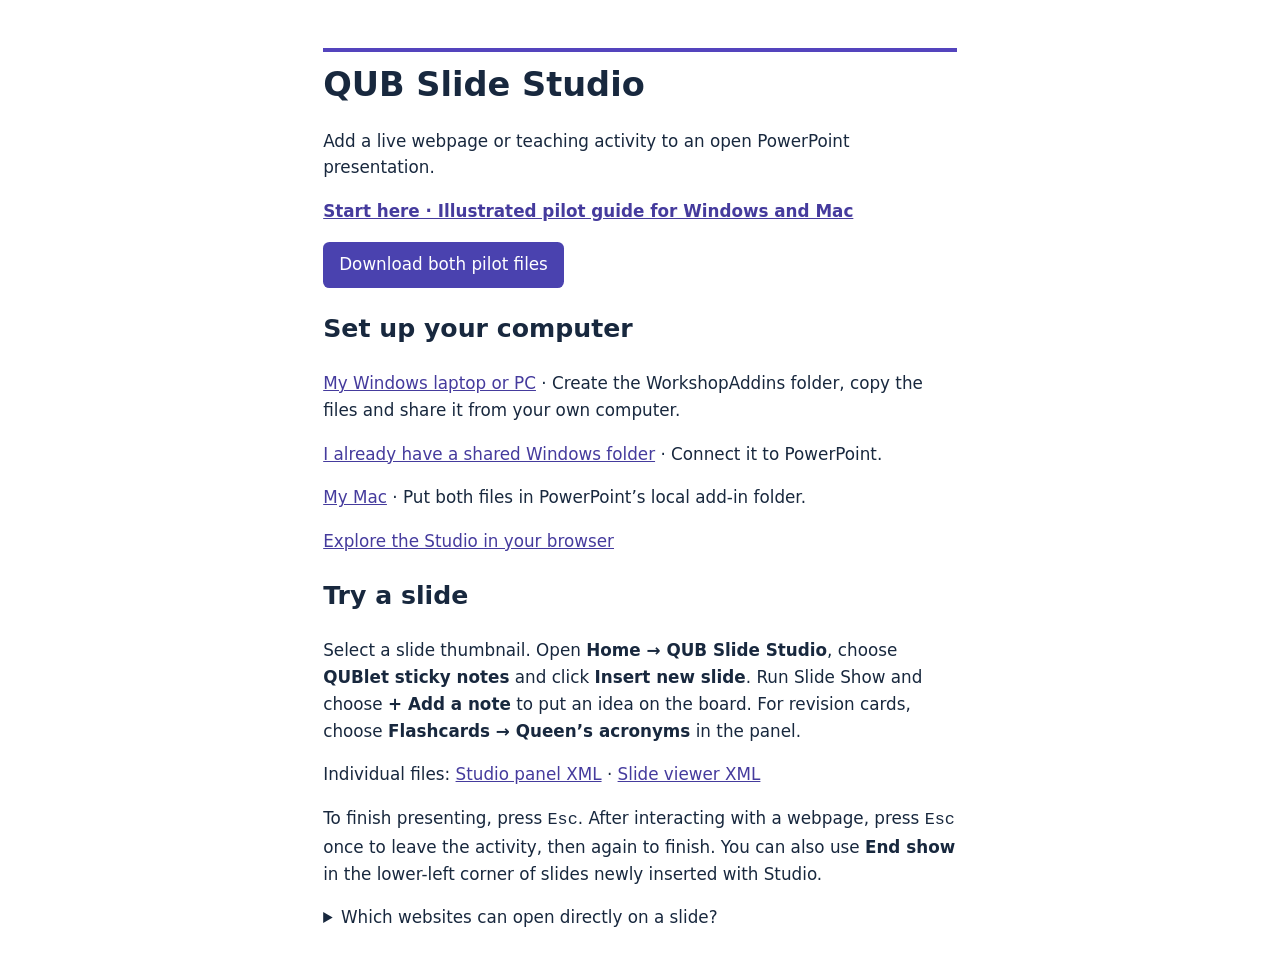
<file: index.html>
<!doctype html>
<html lang="en-GB"><meta charset="utf-8"><meta name="viewport" content="width=device-width, initial-scale=1">
<title>QUB Slide Studio · Windows pilot</title>
<style>*{box-sizing:border-box}body{max-width:42rem;margin:3rem auto;padding:0 1.2rem;font:1.05rem/1.6 system-ui,sans-serif;color:#18283e}h1{border-top:4px solid #5444bd;padding-top:.8rem;line-height:1.2}a{color:#453b9d}a:focus-visible{outline:3px solid #246cb0}li+li{margin-top:.55rem}.download{display:inline-block;padding:.6rem 1rem;color:white;background:#4a42af;border-radius:.4rem;text-decoration:none}code{overflow-wrap:anywhere}</style>
<main><h1>QUB Slide Studio</h1>
<p>Add a live webpage or teaching activity to an open PowerPoint presentation.</p>
<p><a href="pilot/"><strong>Start here · Illustrated pilot guide for Windows and Mac</strong></a></p><p><a class="download" href="WorkshopAddins.zip" download>Download both pilot files</a></p>
<h2>Set up your computer</h2>
<p><a href="pilot/#windows">My Windows laptop or PC</a> · Create the WorkshopAddins folder, copy the files and share it from your own computer.</p>
<p><a href="pilot/#windows-connect">I already have a shared Windows folder</a> · Connect it to PowerPoint.</p>
<p><a href="pilot/#mac">My Mac</a> · Put both files in PowerPoint’s local add-in folder.</p>
<p><a href="slide-studio/pane.html?preview=1">Explore the Studio in your browser</a></p><h2>Try a slide</h2><p>Select a slide thumbnail. Open <strong>Home → QUB Slide Studio</strong>, choose <strong>QUBlet sticky notes</strong> and click <strong>Insert new slide</strong>. Run Slide Show and choose <strong>+ Add a note</strong> to put an idea on the board. For revision cards, choose <strong>Flashcards → Queen’s acronyms</strong> in the panel.</p>
<p>Individual files: <a href="slide-studio/qub-slide-studio.xml" download>Studio panel XML</a> · <a href="slide-web-viewer/slide-web-viewer.xml" download>Slide viewer XML</a></p><p>To finish presenting, press <kbd>Esc</kbd>. After interacting with a webpage, press <kbd>Esc</kbd> once to leave the activity, then again to finish. You can also use <strong>End show</strong> in the lower-left corner of slides newly inserted with Studio.</p><details><summary>Which websites can open directly on a slide?</summary><p>In desktop Slide Show, choose <strong>Open on slide</strong> for a listed host. The pilot includes the Queen’s website, Students’ Union, SU blog, Canvas, Queen’s Online, Vevox and Queen’s Panopto, alongside BBC, selected Google services, Padlet, Microsoft Forms, YouTube and PhET. All paths on each listed host qualify. A different subdomain needs its own entry. Each service controls its own access, sign-in and embedding.</p></details></main></html>
</file>
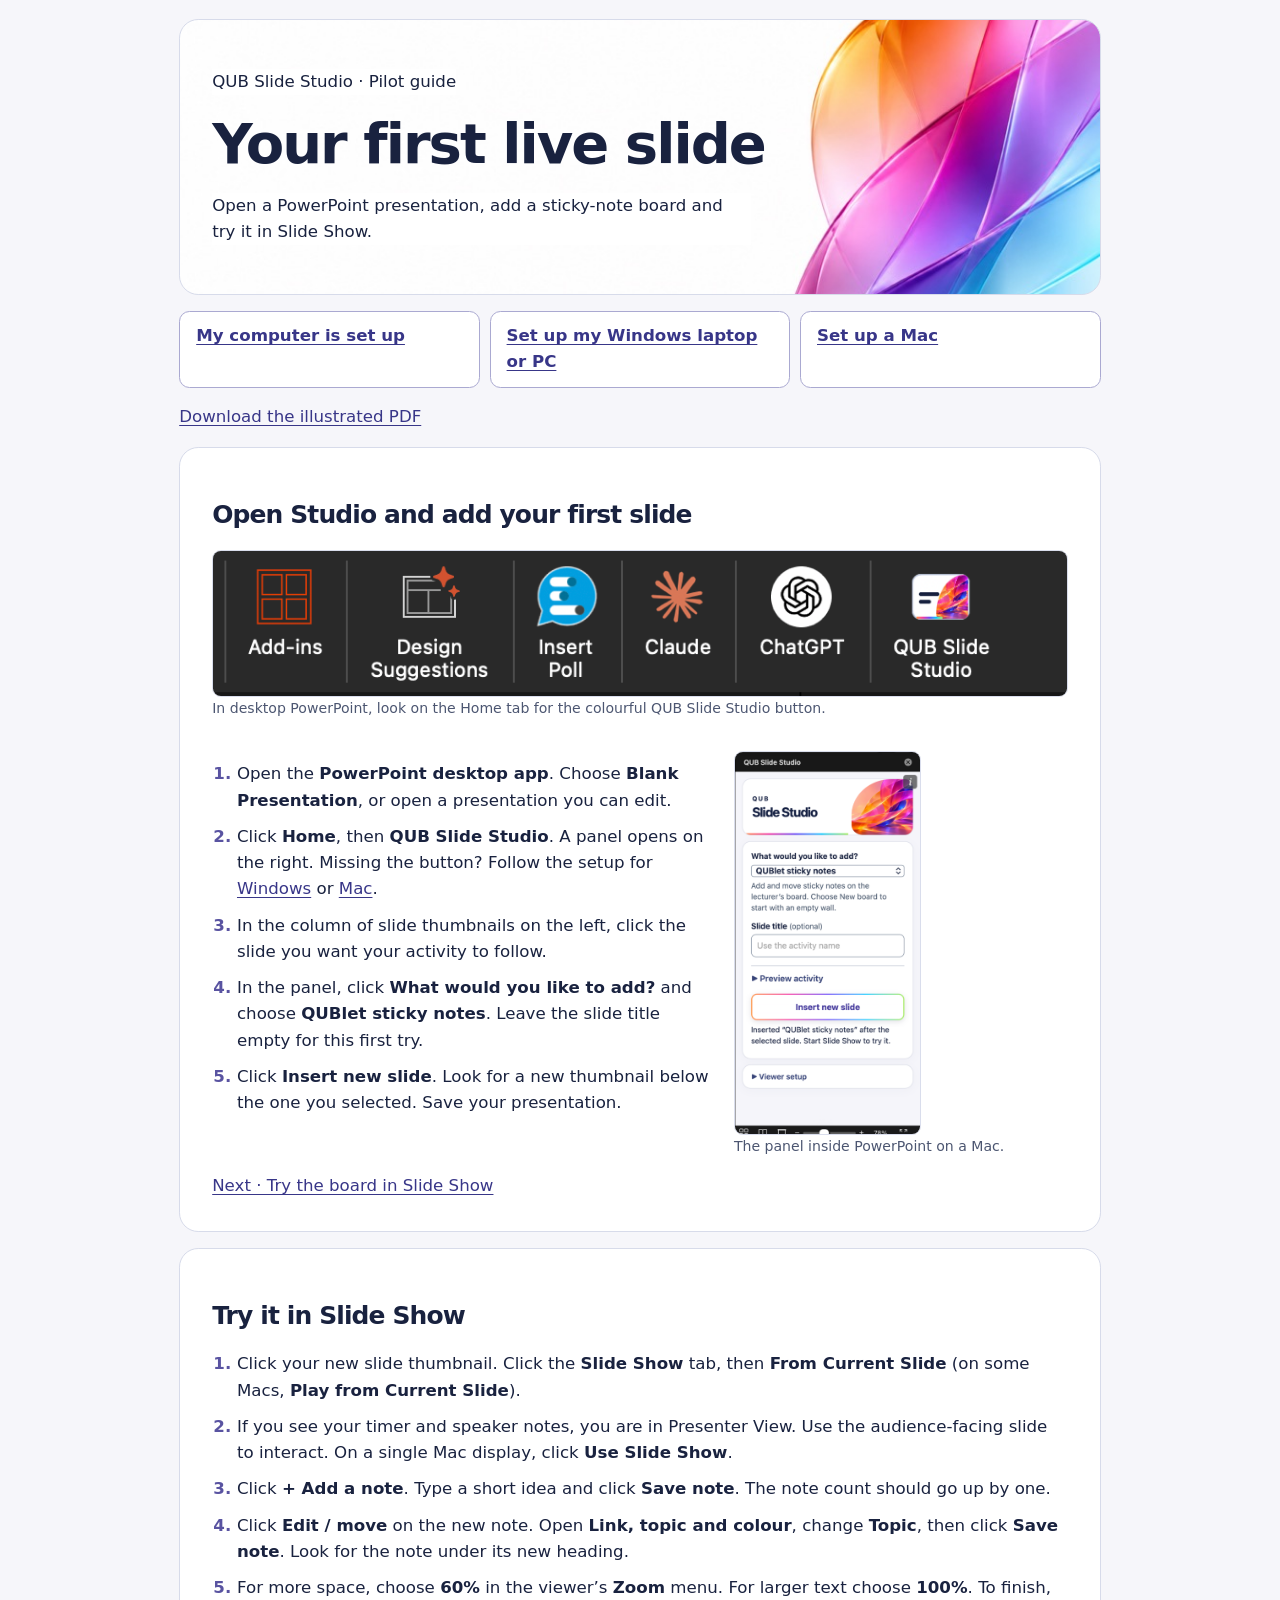
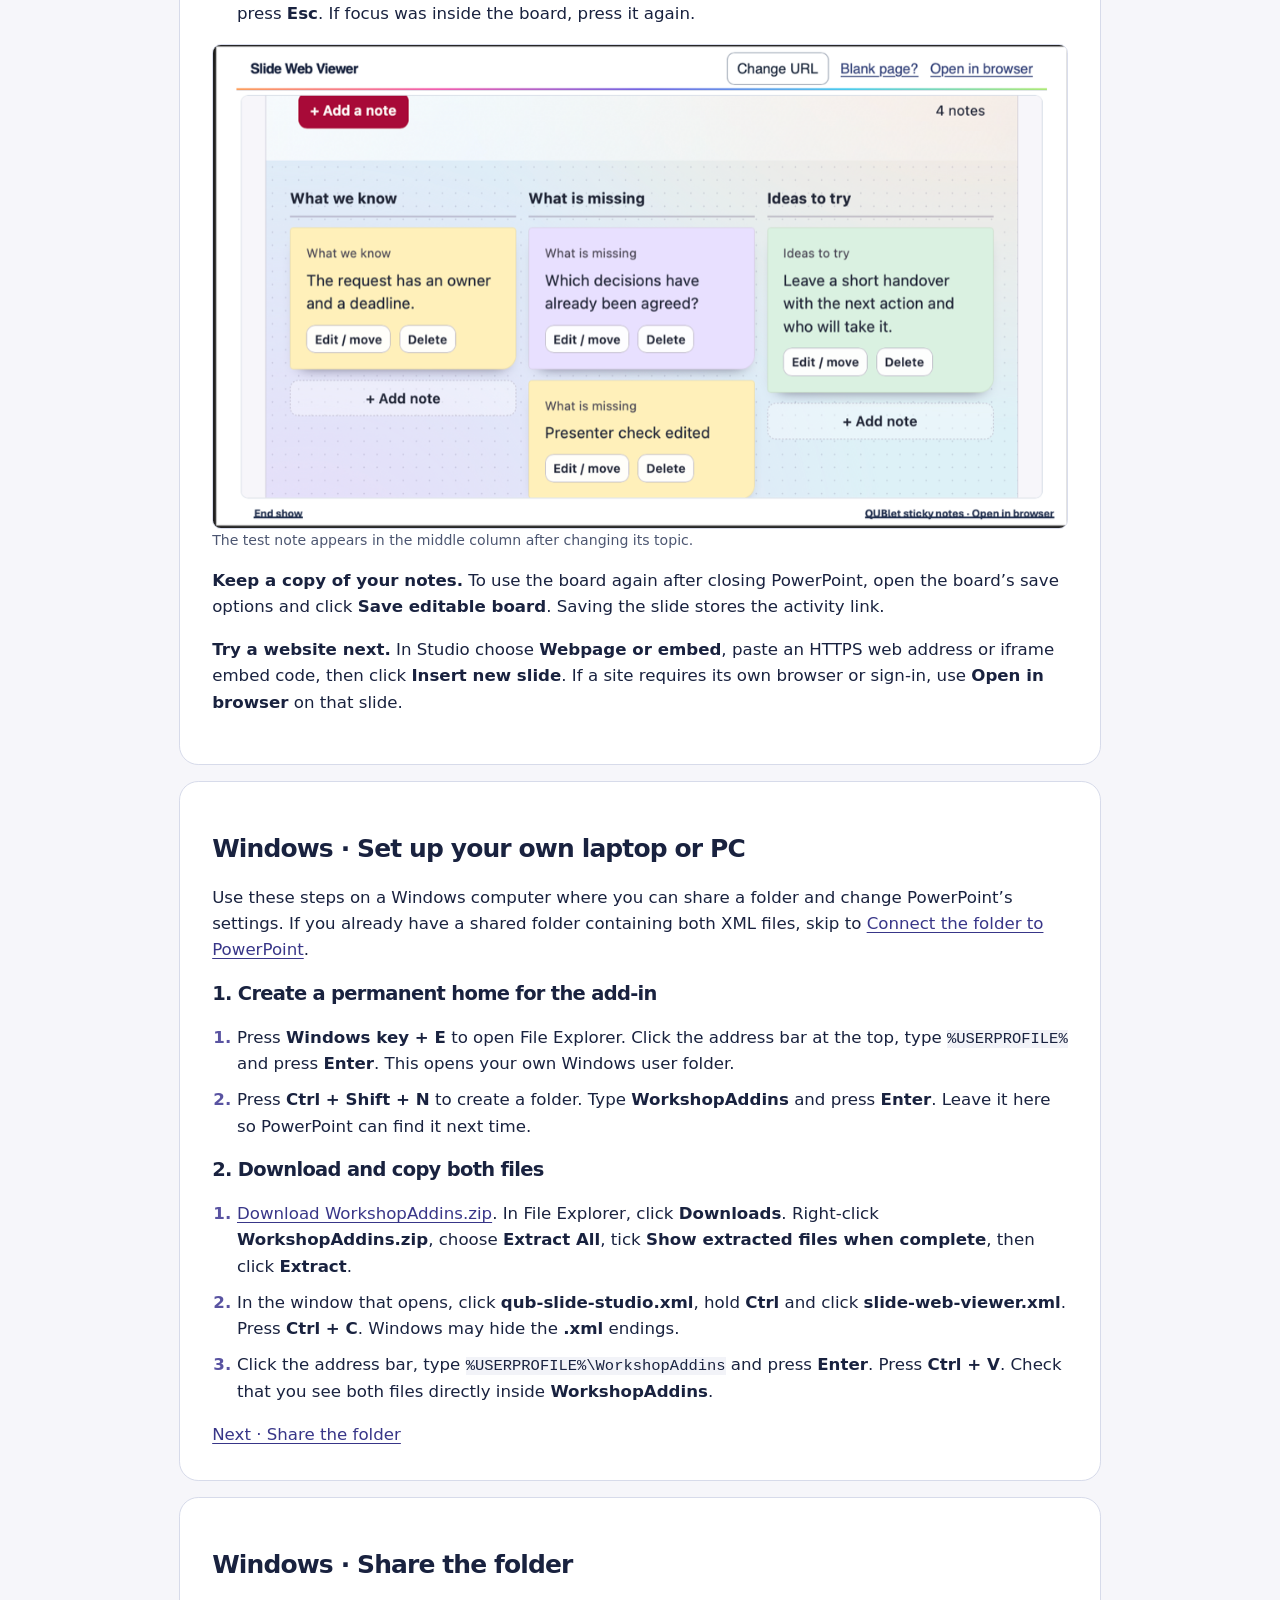
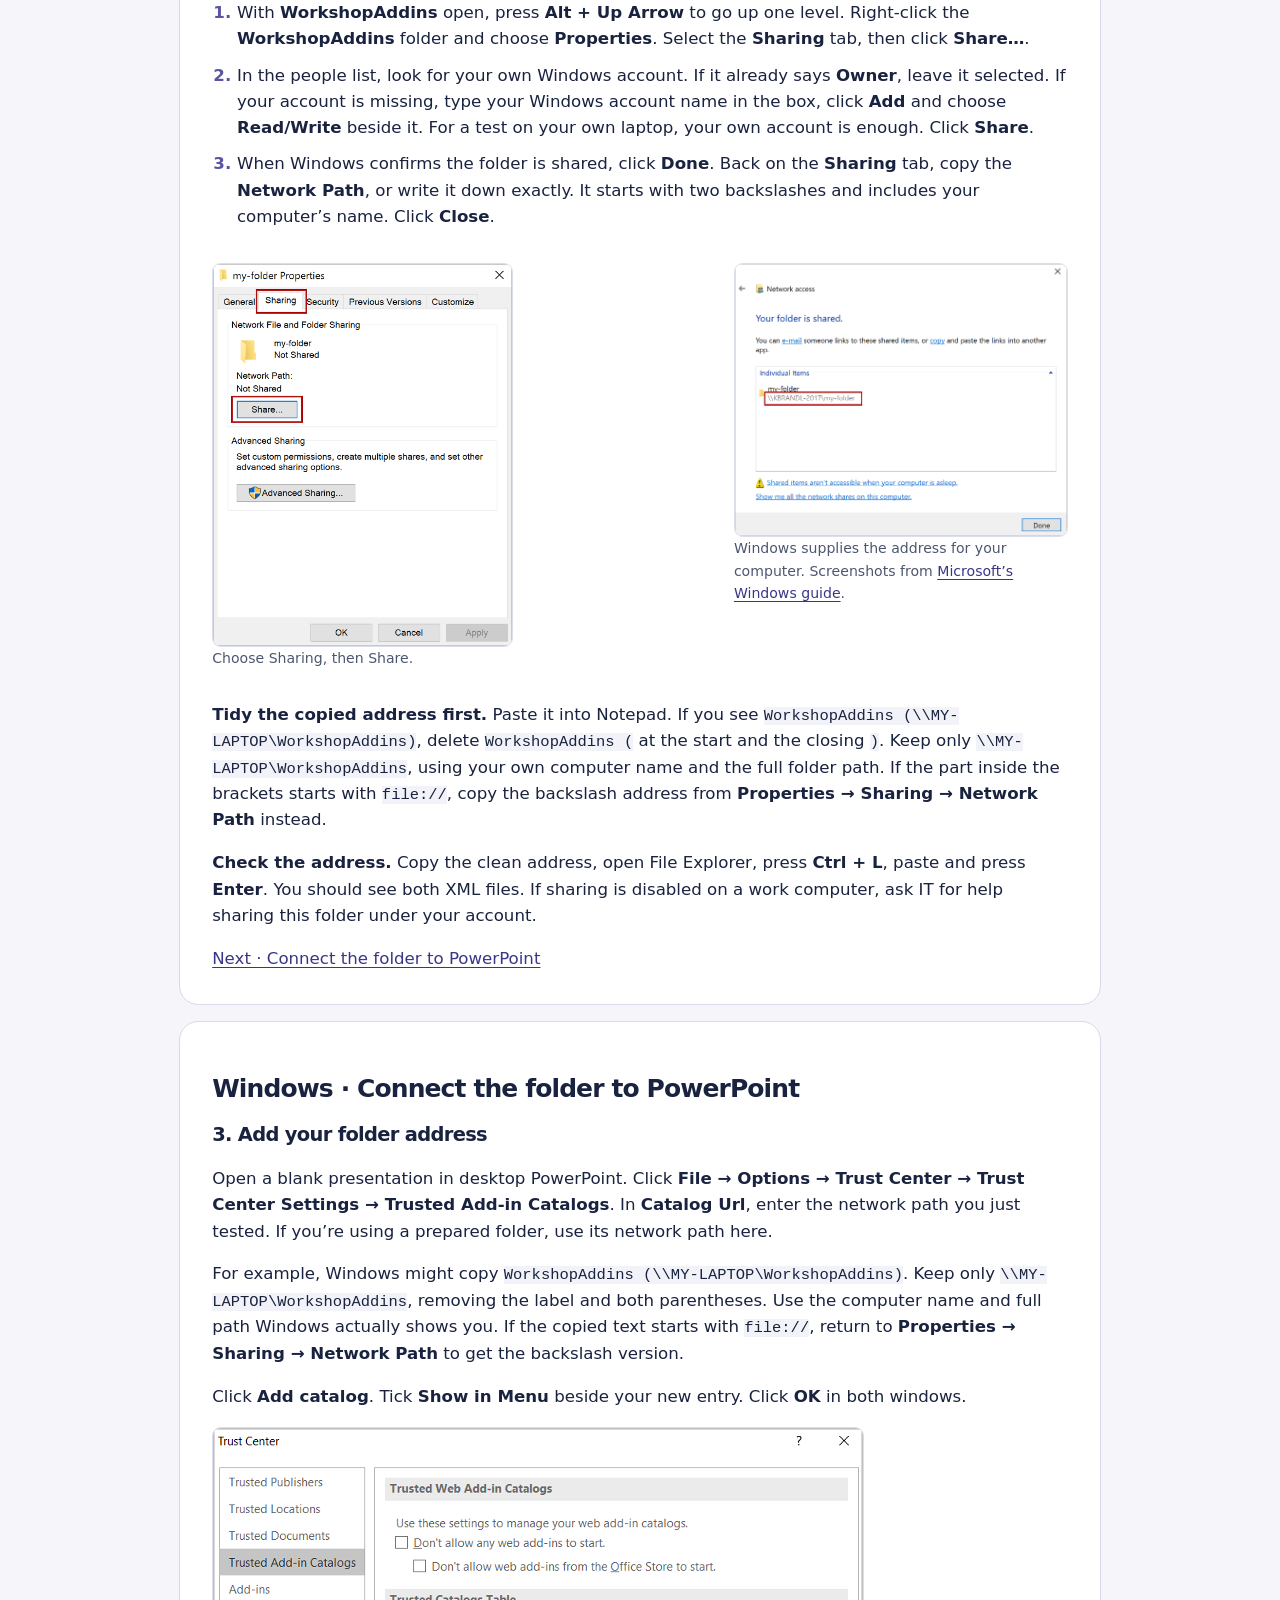
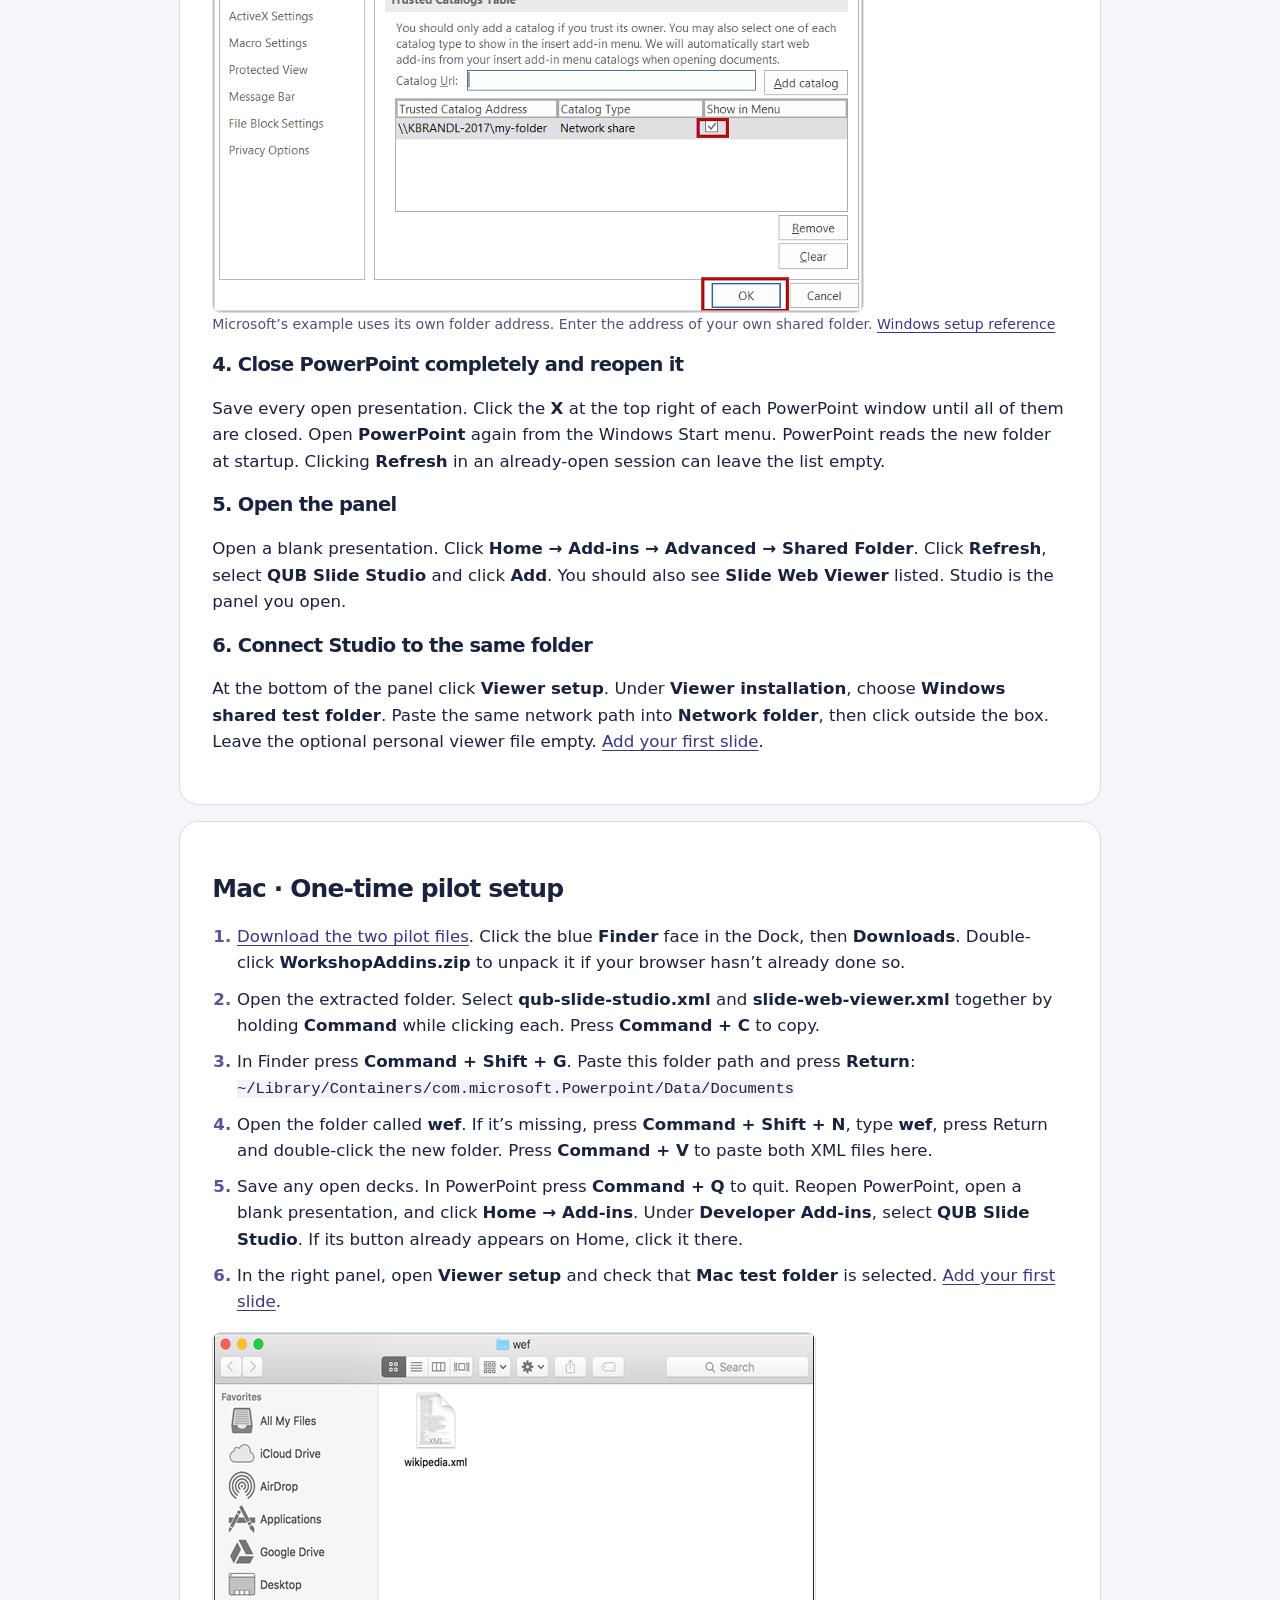
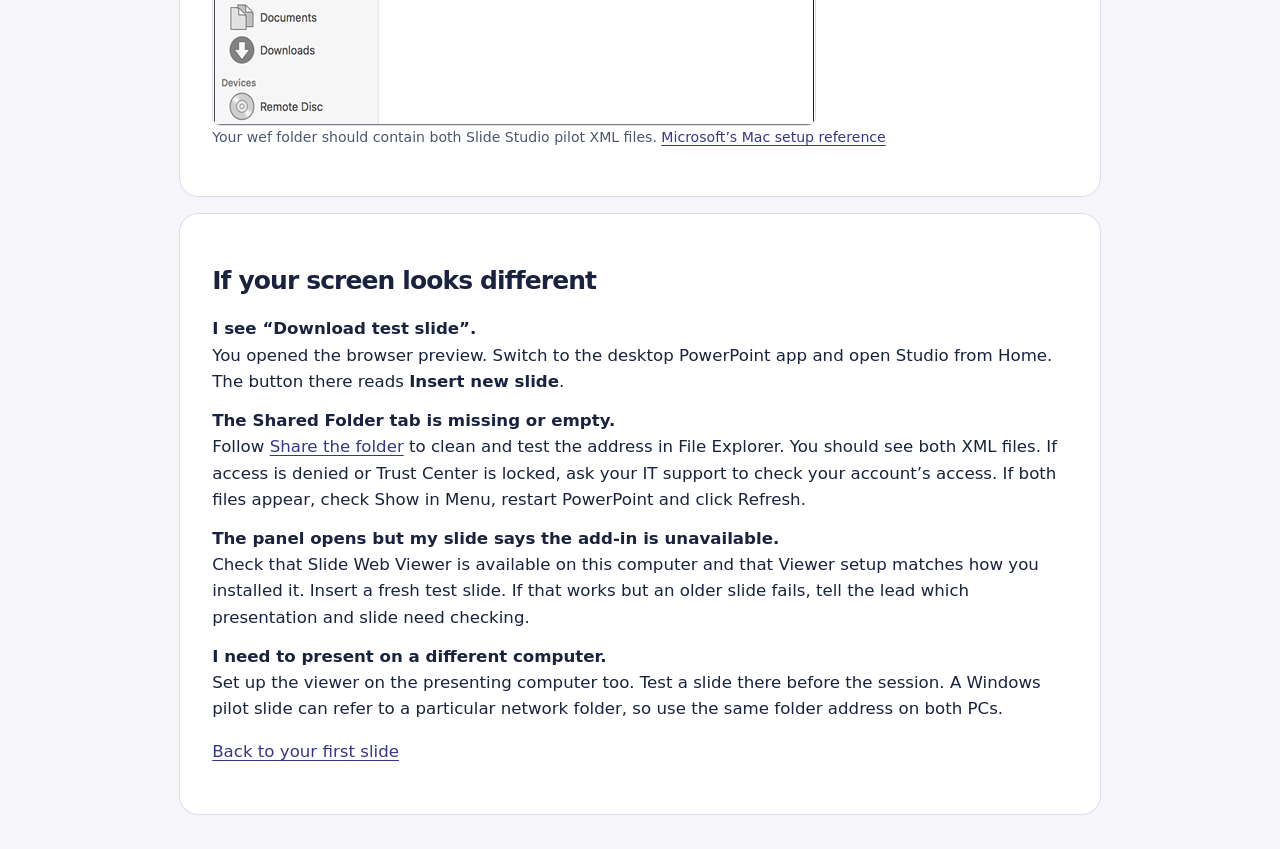
<file: pilot/index.html>
<!doctype html>
<html lang="en-GB"><head><meta charset="utf-8"><meta name="viewport" content="width=device-width, initial-scale=1"><title>Install and use QUB Slide Studio · Pilot guide</title>
<style>
*{box-sizing:border-box}body{margin:auto;max-width:60rem;padding:1.2rem;background:#f6f6fa;color:#19223f;font:1.04rem/1.58 system-ui,sans-serif}header,section{background:white;border:1px solid #d7dbea;border-radius:1.2rem;padding:clamp(1rem,4vw,2rem);margin-bottom:1rem}header{background:white url(images/cover.jpg) right center/cover no-repeat}h1,h2,h3{line-height:1.15;letter-spacing:-.035em}h1{font-size:clamp(2rem,6vw,3.5rem);margin:.25em 0;max-width:65%}header p{max-width:63%;background:#ffffffed;width:fit-content}a{color:#383688;text-underline-offset:3px}nav{display:grid;grid-template-columns:repeat(auto-fit,minmax(12rem,1fr));gap:.6rem;margin:1rem 0}nav a,.cta{display:inline-block;border:1px solid #aaa9d1;border-radius:.65rem;background:white;padding:.7rem 1rem;font-weight:650}li{margin:.62rem 0}ol{padding-left:1.55rem}li::marker{font-weight:bold;color:#5953a1}figure{margin:1rem 0}img{display:block;max-width:100%;height:auto;border:1px solid #d9ddec;border-radius:.55rem}figcaption,small{font-size:.88rem;color:#4c5671}code{overflow-wrap:anywhere;font-size:.93em;background:#f2f3f8}dt{font-weight:bold;margin-top:.8rem}dd{margin:0}a:focus-visible{outline:3px solid #6633ba}section:target{outline:2px solid #8272cf}.pair{display:grid;grid-template-columns:3fr 2fr;gap:1.3rem}.pair img{max-height:24rem;object-fit:contain}@media(max-width:640px){.pair{display:block}}@media print{#windows img{max-height:48mm}header+h2{margin-top:0}header~section:first-of-type{break-before:auto}@page{size:A4;margin:12mm}body{padding:0;background:white;font-size:10.5pt}header,section{border:0;padding:.2rem;margin:0}section{break-before:page}header{min-height:10rem}nav,.screen{display:none}img{max-height:75mm;object-fit:contain}h2{font-size:21pt}figure{break-inside:avoid}}
@media print{#windows-connect img{max-height:58mm}#windows-connect h3{margin:.65em 0 .35em}#windows-connect p{margin:.35em 0}}
</style></head><body><header><p>QUB Slide Studio · Pilot guide</p><h1>Your first live slide</h1><p>Open a PowerPoint presentation, add a sticky-note board and try it in Slide Show.</p></header>
<nav aria-label="Choose your starting point"><a href="#use">My computer is set up</a><a href="#windows">Set up my Windows laptop or PC</a><a href="#mac">Set up a Mac</a></nav><p class="screen"><a href="pilot-guide.pdf" download>Download the illustrated PDF</a></p>
<section id="use"><h2>Open Studio and add your first slide</h2>
<figure><img src="images/ribbon.png" alt="Home ribbon with Add-ins on the left and QUB Slide Studio on the right"><figcaption>In desktop PowerPoint, look on the Home tab for the colourful QUB Slide Studio button.</figcaption></figure>
<div class="pair"><ol><li>Open the <strong>PowerPoint desktop app</strong>. Choose <strong>Blank Presentation</strong>, or open a presentation you can edit.</li><li>Click <strong>Home</strong>, then <strong>QUB Slide Studio</strong>. A panel opens on the right. Missing the button? Follow the setup for <a href="#windows">Windows</a> or <a href="#mac">Mac</a>.</li><li>In the column of slide thumbnails on the left, click the slide you want your activity to follow.</li><li>In the panel, click <strong>What would you like to add?</strong> and choose <strong>QUBlet sticky notes</strong>. Leave the slide title empty for this first try.</li><li>Click <strong>Insert new slide</strong>. Look for a new thumbnail below the one you selected. Save your presentation.</li></ol><figure><img src="images/panel.png" alt="Live Studio panel with QUBlet sticky notes selected and Insert new slide below Preview activity"><figcaption>The panel inside PowerPoint on a Mac.</figcaption></figure></div><a href="#present">Next · Try the board in Slide Show</a></section>
<section id="present"><h2>Try it in Slide Show</h2><ol><li>Click your new slide thumbnail. Click the <strong>Slide Show</strong> tab, then <strong>From Current Slide</strong> (on some Macs, <strong>Play from Current Slide</strong>).</li><li>If you see your timer and speaker notes, you are in Presenter View. Use the audience-facing slide to interact. On a single Mac display, click <strong>Use Slide Show</strong>.</li><li>Click <strong>+ Add a note</strong>. Type a short idea and click <strong>Save note</strong>. The note count should go up by one.</li><li>Click <strong>Edit / move</strong> on the new note. Open <strong>Link, topic and colour</strong>, change <strong>Topic</strong>, then click <strong>Save note</strong>. Look for the note under its new heading.</li><li>For more space, choose <strong>60%</strong> in the viewer’s <strong>Zoom</strong> menu. For larger text choose <strong>100%</strong>. To finish, press <strong>Esc</strong>. If focus was inside the board, press it again.</li></ol><figure><img src="images/board.png" alt="Live QUBlet board in PowerPoint showing three topic columns and a fourth note moved into What is missing"><figcaption>The test note appears in the middle column after changing its topic.</figcaption></figure><p><strong>Keep a copy of your notes.</strong> To use the board again after closing PowerPoint, open the board’s save options and click <strong>Save editable board</strong>. Saving the slide stores the activity link.</p><p><strong>Try a website next.</strong> In Studio choose <strong>Webpage or embed</strong>, paste an HTTPS web address or iframe embed code, then click <strong>Insert new slide</strong>. If a site requires its own browser or sign-in, use <strong>Open in browser</strong> on that slide.</p></section>
<section id="windows"><h2>Windows · Set up your own laptop or PC</h2>
<p>Use these steps on a Windows computer where you can share a folder and change PowerPoint’s settings. If you already have a shared folder containing both XML files, skip to <a href="#windows-connect">Connect the folder to PowerPoint</a>.</p>
<h3>1. Create a permanent home for the add-in</h3>
<ol><li>Press <strong>Windows key + E</strong> to open File Explorer. Click the address bar at the top, type <code>%USERPROFILE%</code> and press <strong>Enter</strong>. This opens your own Windows user folder.</li>
<li>Press <strong>Ctrl + Shift + N</strong> to create a folder. Type <strong>WorkshopAddins</strong> and press <strong>Enter</strong>. Leave it here so PowerPoint can find it next time.</li></ol>
<h3>2. Download and copy both files</h3>
<ol><li><a href="https://pptechness.github.io/qub-slide-studio/WorkshopAddins.zip" download>Download WorkshopAddins.zip</a>. In File Explorer, click <strong>Downloads</strong>. Right-click <strong>WorkshopAddins.zip</strong>, choose <strong>Extract All</strong>, tick <strong>Show extracted files when complete</strong>, then click <strong>Extract</strong>.</li>
<li>In the window that opens, click <strong>qub-slide-studio.xml</strong>, hold <strong>Ctrl</strong> and click <strong>slide-web-viewer.xml</strong>. Press <strong>Ctrl + C</strong>. Windows may hide the <strong>.xml</strong> endings.</li>
<li>Click the address bar, type <code>%USERPROFILE%\WorkshopAddins</code> and press <strong>Enter</strong>. Press <strong>Ctrl + V</strong>. Check that you see both files directly inside <strong>WorkshopAddins</strong>.</li></ol>
<a href="#windows-share">Next · Share the folder</a></section>
<section id="windows-share"><h2>Windows · Share the folder</h2>
<ol><li>With <strong>WorkshopAddins</strong> open, press <strong>Alt + Up Arrow</strong> to go up one level. Right-click the <strong>WorkshopAddins</strong> folder and choose <strong>Properties</strong>. Select the <strong>Sharing</strong> tab, then click <strong>Share…</strong>.</li>
<li>In the people list, look for your own Windows account. If it already says <strong>Owner</strong>, leave it selected. If your account is missing, type your Windows account name in the box, click <strong>Add</strong> and choose <strong>Read/Write</strong> beside it. For a test on your own laptop, your own account is enough. Click <strong>Share</strong>.</li>
<li>When Windows confirms the folder is shared, click <strong>Done</strong>. Back on the <strong>Sharing</strong> tab, copy the <strong>Network Path</strong>, or write it down exactly. It starts with two backslashes and includes your computer’s name. Click <strong>Close</strong>.</li></ol>
<div class="pair"><figure><img src="images/share-folder.png" alt="Windows folder Properties with the Sharing tab and Share button highlighted"><figcaption>Choose Sharing, then Share.</figcaption></figure><figure><img src="images/network-path.png" alt="Windows sharing confirmation showing the network path beneath the folder name"><figcaption>Windows supplies the address for your computer. Screenshots from <a href="https://learn.microsoft.com/en-us/office/dev/add-ins/testing/create-a-network-shared-folder-catalog-for-task-pane-and-content-add-ins">Microsoft’s Windows guide</a>.</figcaption></figure></div>
<p><strong>Tidy the copied address first.</strong> Paste it into Notepad. If you see <code>WorkshopAddins (\\MY-LAPTOP\WorkshopAddins)</code>, delete <code>WorkshopAddins (</code> at the start and the closing <code>)</code>. Keep only <code>\\MY-LAPTOP\WorkshopAddins</code>, using your own computer name and the full folder path. If the part inside the brackets starts with <code>file://</code>, copy the backslash address from <strong>Properties → Sharing → Network Path</strong> instead.</p>
<p><strong>Check the address.</strong> Copy the clean address, open File Explorer, press <strong>Ctrl + L</strong>, paste and press <strong>Enter</strong>. You should see both XML files. If sharing is disabled on a work computer, ask IT for help sharing this folder under your account.</p><a href="#windows-connect">Next · Connect the folder to PowerPoint</a></section>
<section id="windows-connect"><h2>Windows · Connect the folder to PowerPoint</h2><h3>3. Add your folder address</h3>
<p>Open a blank presentation in desktop PowerPoint. Click <strong>File → Options → Trust Center → Trust Center Settings → Trusted Add-in Catalogs</strong>. In <strong>Catalog Url</strong>, enter the network path you just tested. If you’re using a prepared folder, use its network path here.</p>
<p>For example, Windows might copy <code>WorkshopAddins (\\MY-LAPTOP\WorkshopAddins)</code>. Keep only <code>\\MY-LAPTOP\WorkshopAddins</code>, removing the label and both parentheses. Use the computer name and full path Windows actually shows you. If the copied text starts with <code>file://</code>, return to <strong>Properties → Sharing → Network Path</strong> to get the backslash version.</p><p>Click <strong>Add catalog</strong>. Tick <strong>Show in Menu</strong> beside your new entry. Click <strong>OK</strong> in both windows.</p>
<figure><img src="images/windows.png" alt="Microsoft Trust Center screenshot showing the catalog address field and Show in Menu checkbox"><figcaption>Microsoft’s example uses its own folder address. Enter the address of your own shared folder. <a href="https://learn.microsoft.com/en-us/office/dev/add-ins/testing/create-a-network-shared-folder-catalog-for-task-pane-and-content-add-ins">Windows setup reference</a></figcaption></figure>
<h3>4. Close PowerPoint completely and reopen it</h3><p>Save every open presentation. Click the <strong>X</strong> at the top right of each PowerPoint window until all of them are closed. Open <strong>PowerPoint</strong> again from the Windows Start menu. PowerPoint reads the new folder at startup. Clicking <strong>Refresh</strong> in an already-open session can leave the list empty.</p>
<h3>5. Open the panel</h3><p>Open a blank presentation. Click <strong>Home → Add-ins → Advanced → Shared Folder</strong>. Click <strong>Refresh</strong>, select <strong>QUB Slide Studio</strong> and click <strong>Add</strong>. You should also see <strong>Slide Web Viewer</strong> listed. Studio is the panel you open.</p>
<h3>6. Connect Studio to the same folder</h3><p>At the bottom of the panel click <strong>Viewer setup</strong>. Under <strong>Viewer installation</strong>, choose <strong>Windows shared test folder</strong>. Paste the same network path into <strong>Network folder</strong>, then click outside the box. Leave the optional personal viewer file empty. <a href="#use">Add your first slide</a>.</p></section>
<section id="mac"><h2>Mac · One-time pilot setup</h2><ol><li><a href="https://pptechness.github.io/qub-slide-studio/WorkshopAddins.zip" download>Download the two pilot files</a>. Click the blue <strong>Finder</strong> face in the Dock, then <strong>Downloads</strong>. Double-click <strong>WorkshopAddins.zip</strong> to unpack it if your browser hasn’t already done so.</li><li>Open the extracted folder. Select <strong>qub-slide-studio.xml</strong> and <strong>slide-web-viewer.xml</strong> together by holding <strong>Command</strong> while clicking each. Press <strong>Command + C</strong> to copy.</li><li>In Finder press <strong>Command + Shift + G</strong>. Paste this folder path and press <strong>Return</strong>: <code>~/Library/Containers/com.microsoft.Powerpoint/Data/Documents</code></li><li>Open the folder called <strong>wef</strong>. If it’s missing, press <strong>Command + Shift + N</strong>, type <strong>wef</strong>, press Return and double-click the new folder. Press <strong>Command + V</strong> to paste both XML files here.</li><li>Save any open decks. In PowerPoint press <strong>Command + Q</strong> to quit. Reopen PowerPoint, open a blank presentation, and click <strong>Home → Add-ins</strong>. Under <strong>Developer Add-ins</strong>, select <strong>QUB Slide Studio</strong>. If its button already appears on Home, click it there.</li><li>In the right panel, open <strong>Viewer setup</strong> and check that <strong>Mac test folder</strong> is selected. <a href="#use">Add your first slide</a>.</li></ol><figure><img src="images/mac.png" alt="Microsoft Finder example showing the wef folder containing an XML manifest"><figcaption>Your wef folder should contain both Slide Studio pilot XML files. <a href="https://learn.microsoft.com/en-us/office/dev/add-ins/testing/sideload-an-office-add-in-on-mac">Microsoft’s Mac setup reference</a></figcaption></figure></section>
<section><h2>If your screen looks different</h2><dl><dt>I see “Download test slide”.</dt><dd>You opened the browser preview. Switch to the desktop PowerPoint app and open Studio from Home. The button there reads <strong>Insert new slide</strong>.</dd><dt>The Shared Folder tab is missing or empty.</dt><dd>Follow <a href="#windows-share">Share the folder</a> to clean and test the address in File Explorer. You should see both XML files. If access is denied or Trust Center is locked, ask your IT support to check your account’s access. If both files appear, check Show in Menu, restart PowerPoint and click Refresh.</dd><dt>The panel opens but my slide says the add-in is unavailable.</dt><dd>Check that Slide Web Viewer is available on this computer and that Viewer setup matches how you installed it. Insert a fresh test slide. If that works but an older slide fails, tell the lead which presentation and slide need checking.</dd><dt>I need to present on a different computer.</dt><dd>Set up the viewer on the presenting computer too. Test a slide there before the session. A Windows pilot slide can refer to a particular network folder, so use the same folder address on both PCs.</dd></dl><p><a href="#use">Back to your first slide</a></p></section></body></html>
</file>
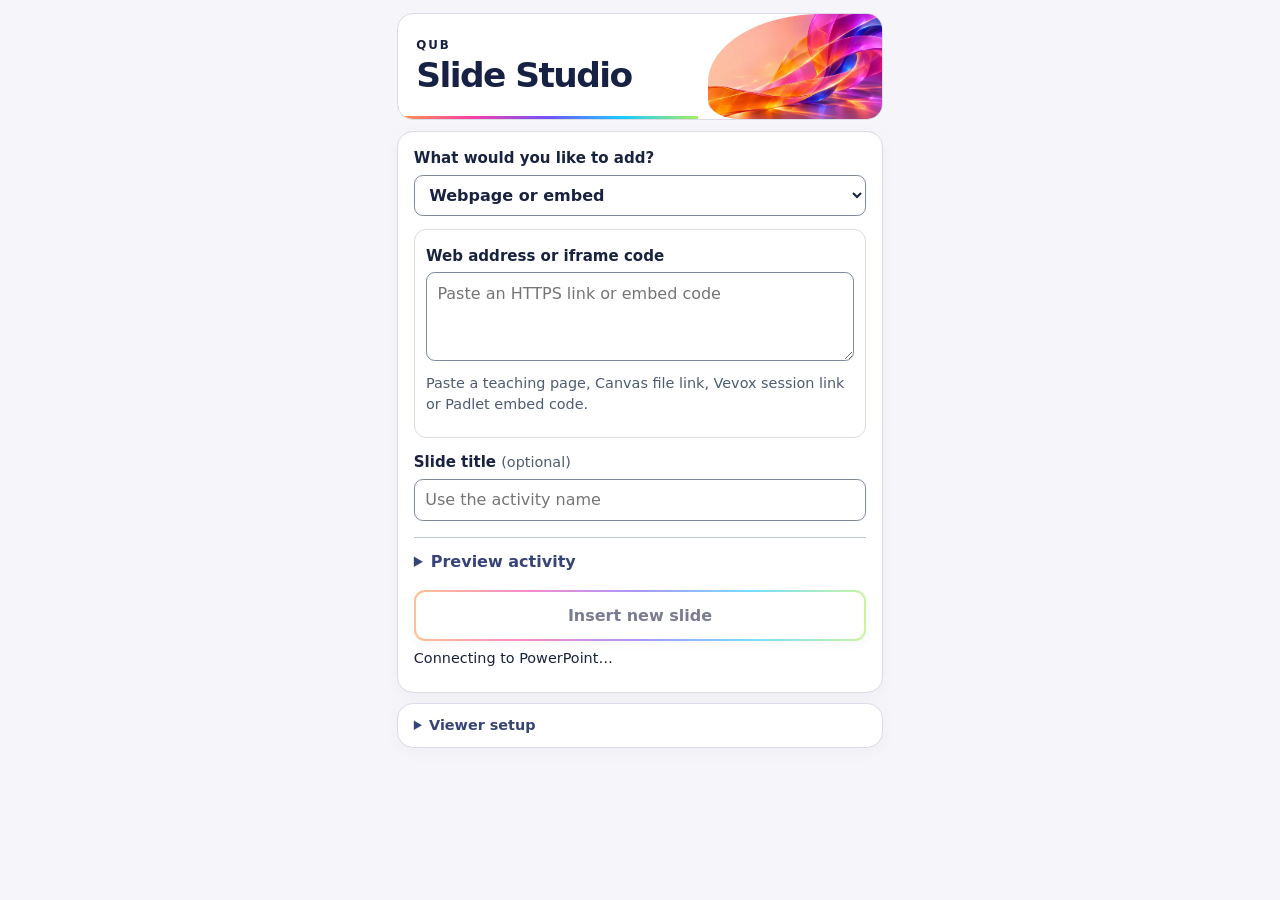
<file: slide-studio/pane.html>
<!doctype html>
<html lang="en-GB"><head><meta charset="utf-8"><meta name="viewport" content="width=device-width,initial-scale=1"><meta name="referrer" content="no-referrer">
<title>QUB Slide Studio</title><link rel="icon" href="icon-32.png"><link rel="stylesheet" href="pane.css?v=2">
<script src="https://appsforoffice.microsoft.com/lib/1/hosted/office.js"></script>
<script defer src="vendor/fflate-0.8.3.js"></script><script defer src="../slide-web-viewer/addresses.js?v=1"></script><script defer src="slide-package.js?v=2"></script><script defer src="library.js"></script><script defer src="pane.js?v=3"></script></head>
<body><main>
<header class="masthead"><img src="lightwave.webp" width="1000" height="563" alt=""><h1><span>QUB</span> Slide Studio</h1></header>
<form id="studio">
<fieldset id="controls"><legend class="visually-hidden">Activity settings</legend>
<label for="tool">What would you like to add?</label>
<select id="tool">
<optgroup label="Your material">
<option value="web">Webpage or embed</option>
<option value="file">HTML or add-in XML file</option>
</optgroup>
<optgroup label="Teach and practise">
<option value="board" data-page="https://pptechness.github.io/qub-slide-studio/vibe-coding/slides/qublet-board.html" data-hint="Add and move sticky notes on the lecturer’s board. Choose New board to start with an empty wall.">QUBlet sticky notes</option>
<option value="qblit">Flashcards</option>
<option value="bingo">Vocabulary bingo</option>
<option value="flipbook" data-page="https://pptechness.github.io/qub-slide-studio/vibe-coding/slides/flipbook.html">Page-turning flipbook</option>
<option value="hotspots" data-page="https://queens-copilot-in-30.pptech79.chatgpt.site/vibe-coding/slides/hotspots.html">Photo hotspots</option>
<option value="lesson" data-page="https://queens-copilot-in-30.pptech79.chatgpt.site/vibe-coding/slides/lesson.html">Interactive source lesson</option>
</optgroup>
<optgroup label="Explore and experiment">
<option value="mousebio" data-page="https://qasim-hussain-code.github.io/MouseBio_3D/">MouseBio 3D</option>
<option value="timeline" data-page="https://queens-copilot-in-30.pptech79.chatgpt.site/vibe-coding/examples/timeline-explorer.html">Timeline Explorer</option>
<option value="contrast" data-page="https://queens-copilot-in-30.pptech79.chatgpt.site/vibe-coding/examples/colour-contrast-lab.html">Colour Contrast Lab</option>
<option value="theatre" data-page="https://queens-copilot-in-30.pptech79.chatgpt.site/vibe-coding/examples/theatre-blocking-studio.html">Theatre Blocking Studio</option>
</optgroup>
<optgroup label="Queen’s and learning services">
<option value="queens" data-page="https://www.qub.ac.uk/">Queen’s University Belfast</option>
<option value="su" data-page="https://www.qubsu.org/">Queen’s Students’ Union</option>
<option value="union" data-page="https://blogs.qub.ac.uk/studentsunion/">Students’ Union blog</option>
<option value="canvas" data-page="https://canvas.qub.ac.uk/">Queen’s Canvas</option>
<option value="vevox" data-page="https://vevox.app/">Join a Vevox session</option>
<option value="panopto" data-page="https://qub.cloud.panopto.eu/">Queen’s Panopto</option>
</optgroup>
</select>
<p id="shortcut" class="hint" hidden></p>
<div id="web" class="settings"><label for="address">Web address or iframe code</label><textarea id="address" rows="3" spellcheck="false" placeholder="Paste an HTTPS link or embed code"></textarea><p class="hint">Paste a teaching page, Canvas file link, Vevox session link or Padlet embed code.</p></div>
<div id="activity" class="settings" hidden>
<label for="edition">Teaching material</label><select id="edition"></select>
<div id="preset"><label id="variant-label" for="variant">Round</label><select id="variant"></select></div>
<div id="own" hidden><label for="entries" id="entries-label">Your notes</label><p id="entry-hint" class="hint"></p><textarea id="entries" rows="6" aria-describedby="entry-hint"></textarea></div>
</div>
<div id="upload" class="settings" hidden><label for="file">Choose your file</label><input id="file" type="file" accept=".html,.htm,.xml">
<p class="hint">Use a self-contained HTML activity up to 1 MiB, or the XML created for a fixed-page add-in. For an activity with separate images or scripts, paste its hosted URL.</p></div>
<label for="title">Slide title <span>(optional)</span></label><input id="title" maxlength="90" placeholder="Use the activity name">
<details id="preview"><summary>Preview activity</summary><div id="preview-area"></div></details>
</fieldset>
<div class="action"><button id="insert" type="submit" disabled>Insert new slide</button><p id="status" role="status">Connecting to PowerPoint…</p><p id="error" role="alert"></p></div>
</form>
<details id="setup"><summary>Viewer setup</summary><p>The panel inserts slides using Slide Web Viewer. Choose where your viewer was installed.</p>
<label for="catalog">Viewer installation</label><select id="catalog"><option value="mac">Mac test folder</option><option value="share">Windows shared test folder</option><option value="managed">University-managed add-ins</option></select>
<div id="share-field" hidden><label for="share">Network folder</label><input id="share" spellcheck="false" placeholder="\\computer\WorkshopAddins"><p class="hint">Use the network path you added to PowerPoint’s trusted catalogues.</p></div>
<label for="player">Use a personal viewer XML <span>(optional)</span></label><input id="player" type="file" accept=".xml"><p id="using" class="hint"></p><button id="reset-player" type="button" hidden>Use standard viewer</button>
<a href="../index.html" target="_blank" rel="noopener noreferrer">Pilot setup guide</a></details>
</main></body></html>
</file>
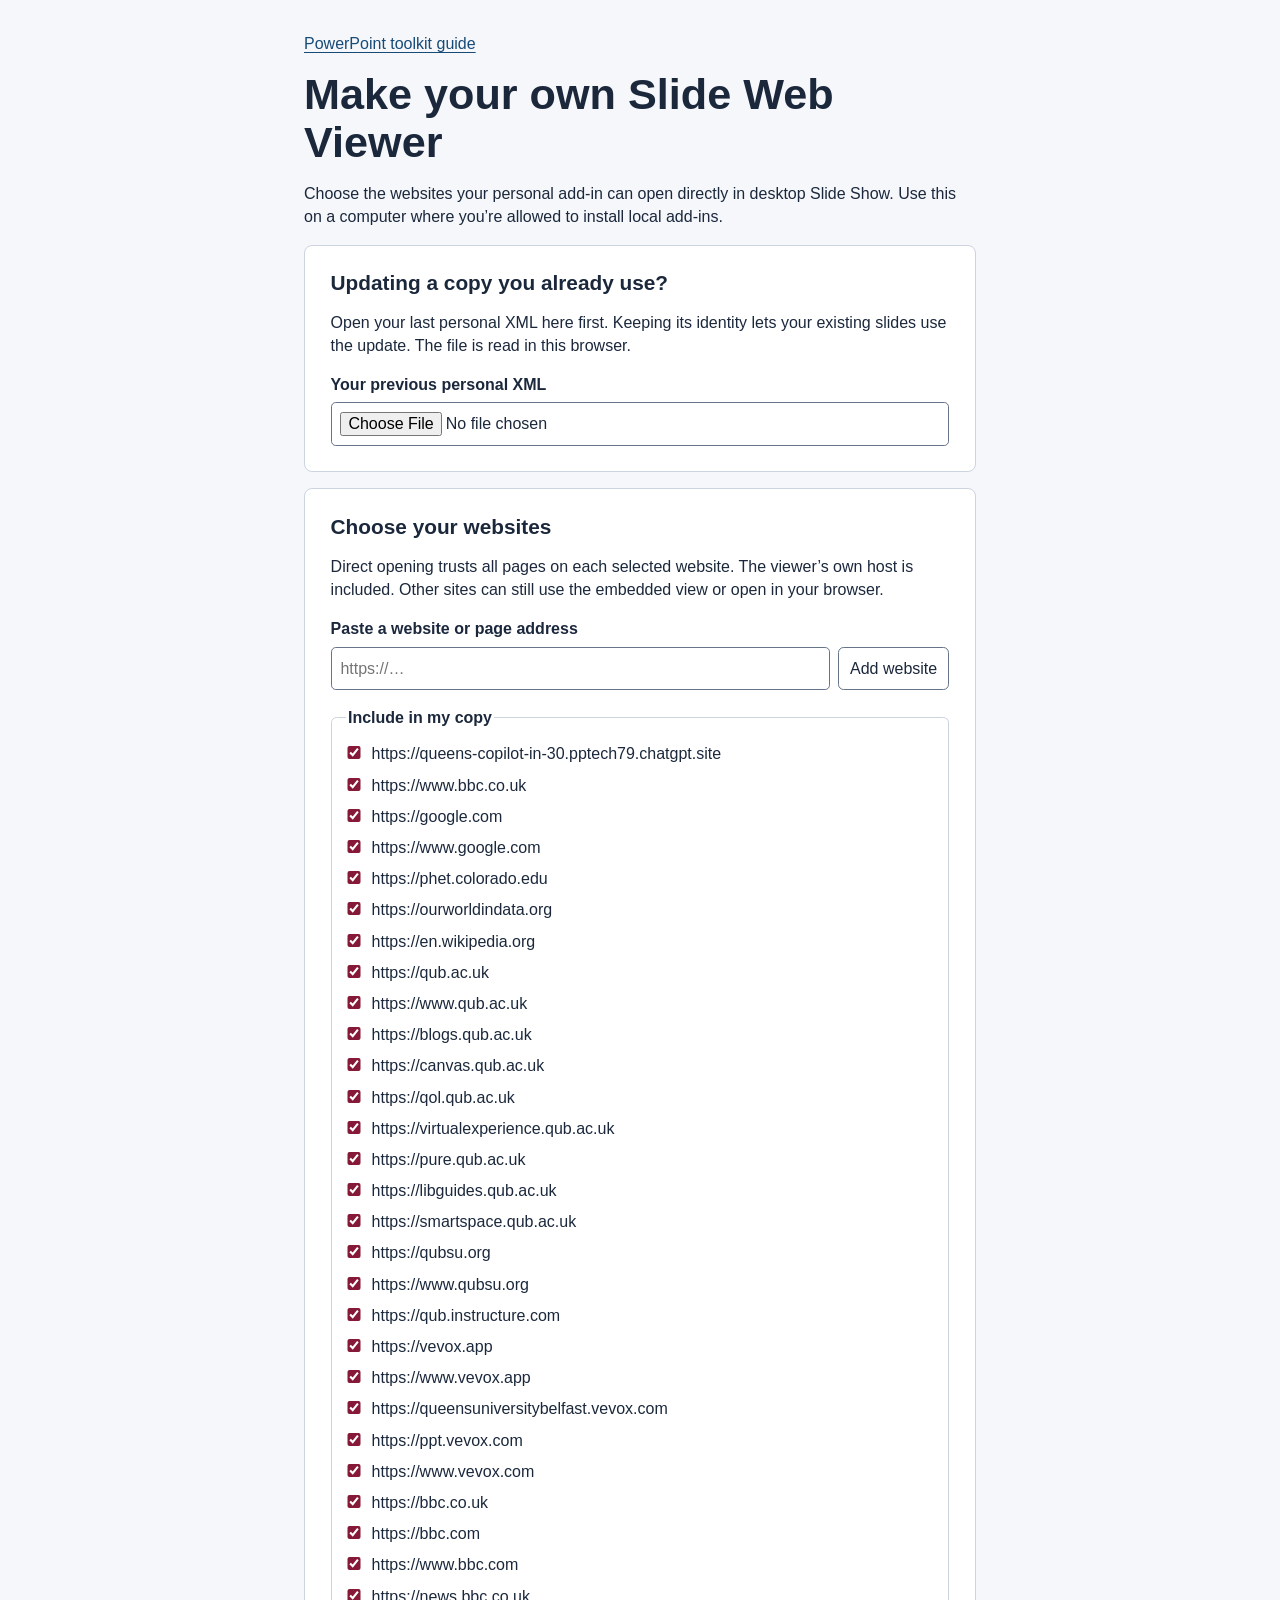
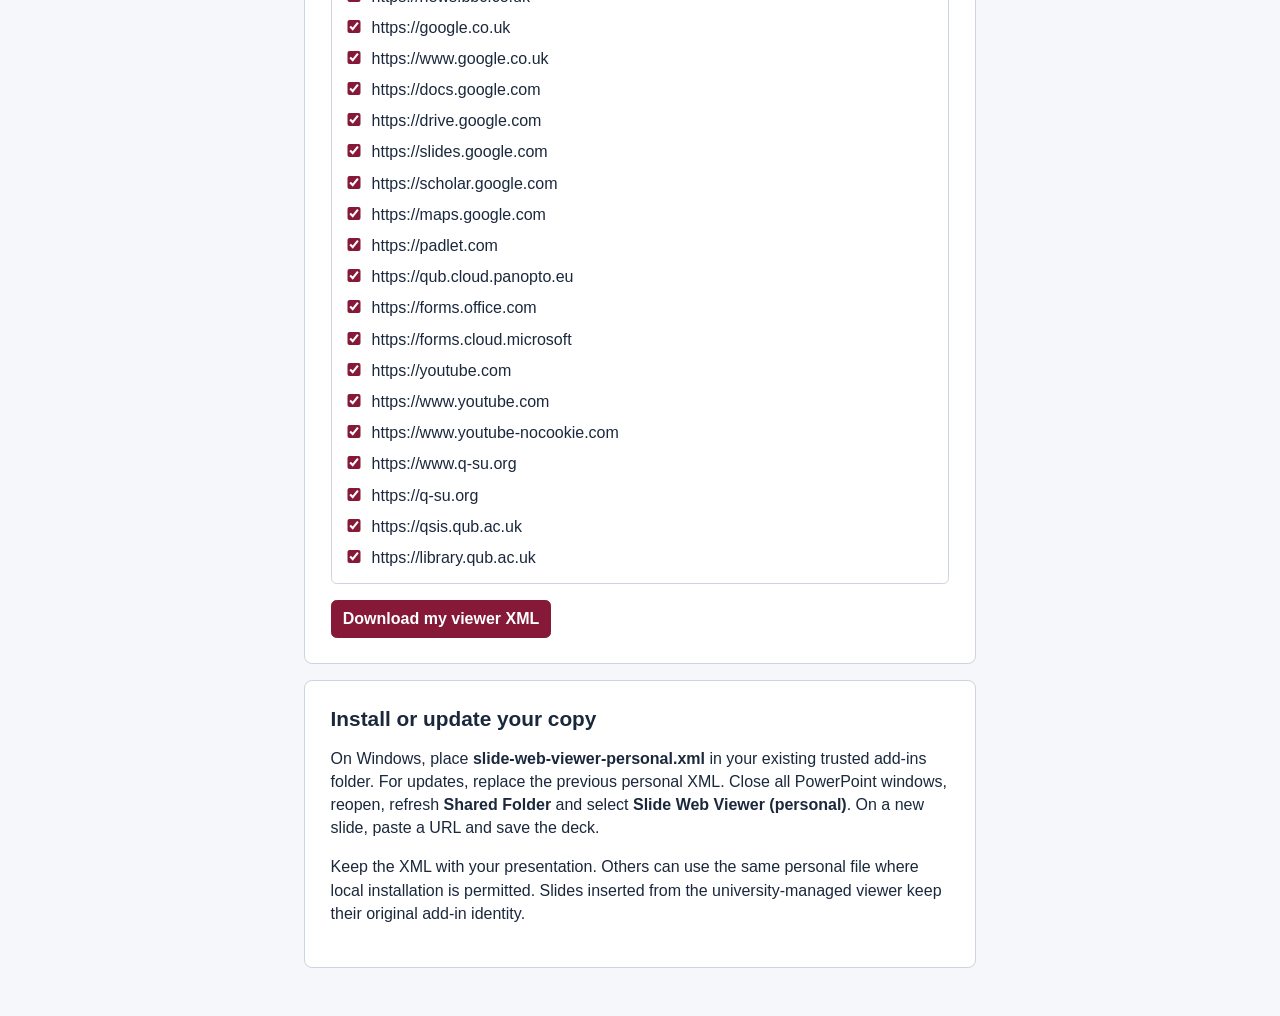
<file: slide-web-viewer/personal.html>
<!doctype html>
<html lang="en-GB">
<head>
  <meta charset="utf-8"><meta name="viewport" content="width=device-width, initial-scale=1">
  <title>Personal Slide Web Viewer</title>
  <link rel="icon" href="icon-32.png"><link rel="stylesheet" href="viewer.css?v=4">
  <script defer src="personal.js?v=1"></script>
</head>
<body class="personal">
  <main>
    <p><a id="guide" href="https://queens-copilot-in-30.pptech79.chatgpt.site/vibe-coding/materials/html-in-powerpoint#personal-viewer">PowerPoint toolkit guide</a></p>
    <h1>Make your own Slide Web Viewer</h1>
    <p>Choose the websites your personal add-in can open directly in desktop Slide Show. Use this on a computer where you’re allowed to install local add-ins.</p>
    <section aria-labelledby="previous">
      <h2 id="previous">Updating a copy you already use?</h2>
      <p>Open your last personal XML here first. Keeping its identity lets your existing slides use the update. The file is read in this browser.</p>
      <label for="import">Your previous personal XML</label>
      <input id="import" type="file" accept=".xml,application/xml,text/xml" disabled>
    </section>
    <section aria-labelledby="choose">
      <h2 id="choose">Choose your websites</h2>
      <p>Direct opening trusts all pages on each selected website. The viewer’s own host is included. Other sites can still use the embedded view or open in your browser.</p>
      <form id="add-site">
        <label for="new-site">Paste a website or page address</label>
        <div class="personal-entry"><input id="new-site" type="url" required placeholder="https://…" autocomplete="off" spellcheck="false" disabled><button id="add" type="submit" disabled>Add website</button></div>
      </form>
      <fieldset><legend>Include in my copy</legend><div id="sites"></div></fieldset>
      <button id="download" type="button" disabled>Download my viewer XML</button>
      <p id="feedback" role="status">Loading the viewer template…</p><p id="problem" role="alert"></p>
    </section>
    <section aria-labelledby="install"><h2 id="install">Install or update your copy</h2>
      <p>On Windows, place <strong>slide-web-viewer-personal.xml</strong> in your existing trusted add-ins folder. For updates, replace the previous personal XML. Close all PowerPoint windows, reopen, refresh <strong>Shared Folder</strong> and select <strong>Slide Web Viewer (personal)</strong>. On a new slide, paste a URL and save the deck.</p>
      <p>Keep the XML with your presentation. Others can use the same personal file where local installation is permitted. Slides inserted from the university-managed viewer keep their original add-in identity.</p>
    </section>
    <noscript>Enable JavaScript to prepare the personal XML.</noscript>
  </main>
</body>
</html>
</file>
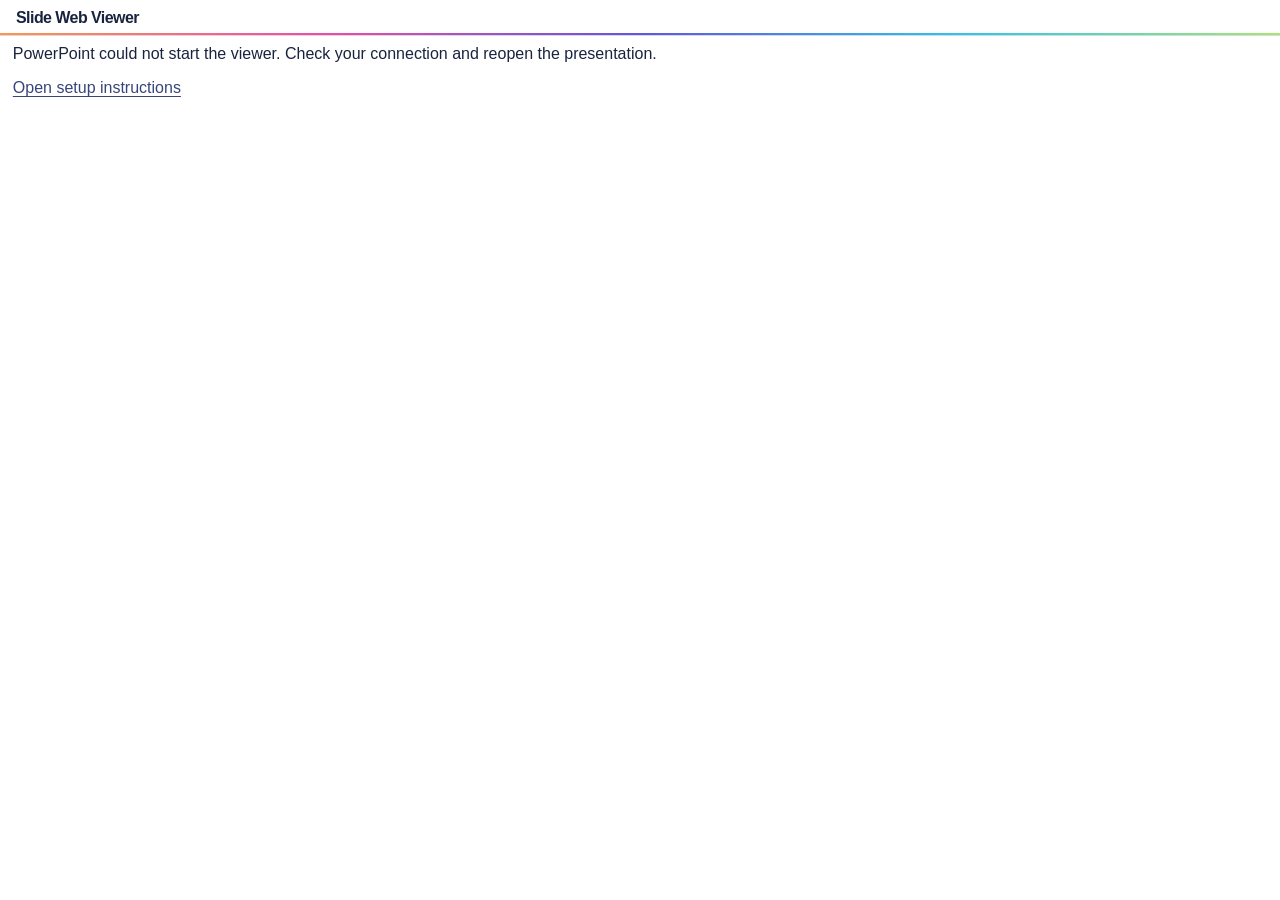
<file: slide-web-viewer/viewer.html>
<!doctype html>
<html lang="en-GB">
<head>
  <meta charset="utf-8">
  <meta name="viewport" content="width=device-width, initial-scale=1">
  <meta name="referrer" content="no-referrer">
  <title>Slide Web Viewer</title>
  <link rel="icon" href="icon-32.png">
  <link rel="stylesheet" href="viewer.css?v=9">
  <script src="https://appsforoffice.microsoft.com/lib/1/hosted/office.js"></script>
  <script defer src="addresses.js?v=1"></script>
  <script defer src="viewer.js?v=9"></script>
</head>
<body class="viewer">
  <main>
    <header>
      <h1>Slide Web Viewer</h1>
      <nav aria-label="Page controls">
        <label id="scale-control" hidden>Zoom <select id="scale" aria-label="Activity zoom"><option value="0.6">60%</option><option value="0.75" selected>75%</option><option value="1">100%</option></select></label>
        <button id="change" type="button" hidden>Change URL</button>
        <a id="direct-nav" target="_self" referrerpolicy="no-referrer" hidden>Open on slide</a>
        <a id="frame-help" href="https://queens-copilot-in-30.pptech79.chatgpt.site/vibe-coding/materials/html-in-powerpoint#blank-viewer" target="_blank" rel="noopener noreferrer" hidden>Blank page?</a>
        <a id="open-page" target="_blank" rel="noopener noreferrer" hidden>Open in browser</a>
      </nav>
    </header>
    <p id="status" role="status">Connecting to PowerPoint…</p>
    <div id="editor" hidden>
      <form>
        <h2>Choose a page for this slide</h2>
        <label for="address">Webpage address or iframe embed code</label>
        <textarea id="address" rows="2" required autocomplete="off" autocapitalize="none" spellcheck="false"
                  placeholder="Paste a link or embed code" aria-describedby="hint route-hint error"></textarea>
        <p id="hint">Copy the page’s HTTPS link or its Share → Embed code. Anyone with the deck can read the saved link.</p>
        <p id="route-hint" aria-live="polite"></p>
        <details id="request" hidden>
          <summary>Request direct opening for this website</summary>
          <p id="request-help">Send this website address to the team that manages your viewer. It covers every page on this host.</p>
          <label for="request-site">Website to request</label>
          <input id="request-site" type="text" readonly aria-describedby="request-help">
          <a id="request-form" target="_blank" rel="noopener noreferrer" hidden>Open the organisation’s request form</a>
        </details>
        <details id="samples">
          <summary>Choose a teaching example</summary>
          <div class="choices">
            <button type="button" data-url="https://phet.colorado.edu/sims/html/fraction-matcher/latest/fraction-matcher_en.html">PhET · Fraction Matcher</button>
            <button type="button" data-url="https://ourworldindata.org/grapher/child-mortality">Our World in Data · Child mortality chart</button>
            <button type="button" data-url="https://en.wikipedia.org/wiki/Northern_Ireland">Wikipedia · Northern Ireland</button>
          </div>
        </details>
        <p id="error" role="alert"></p>
        <div class="actions">
          <button id="save" type="submit">Save to this slide</button>
          <button id="cancel" type="button" hidden>Cancel</button>
        </div>
      </form>
    </div>
    <section id="browser-card" aria-labelledby="browser-card-title" hidden>
      <div>
        <p id="destination"></p>
        <h2 id="browser-card-title"></h2>
        <p id="card-instructions"></p>
        <div class="actions">
          <a id="direct-card" target="_self" referrerpolicy="no-referrer" hidden>Open on slide</a>
          <a id="browser-card-link" target="_blank" rel="noopener noreferrer"></a>
          <button id="try-frame" type="button">Try in slide</button>
        </div>
      </div>
    </section>
    <div id="viewport" hidden>
      <iframe id="page" title="Webpage on this slide" sandbox="allow-scripts allow-forms" referrerpolicy="no-referrer" hidden></iframe>
    </div>
    <p id="help" hidden><a href="https://queens-copilot-in-30.pptech79.chatgpt.site/vibe-coding/materials/html-in-powerpoint#reusable" target="_blank" rel="noopener noreferrer">Open setup instructions</a></p>
    <noscript>Enable JavaScript to use the viewer.</noscript>
  </main>
</body>
</html>
</file>
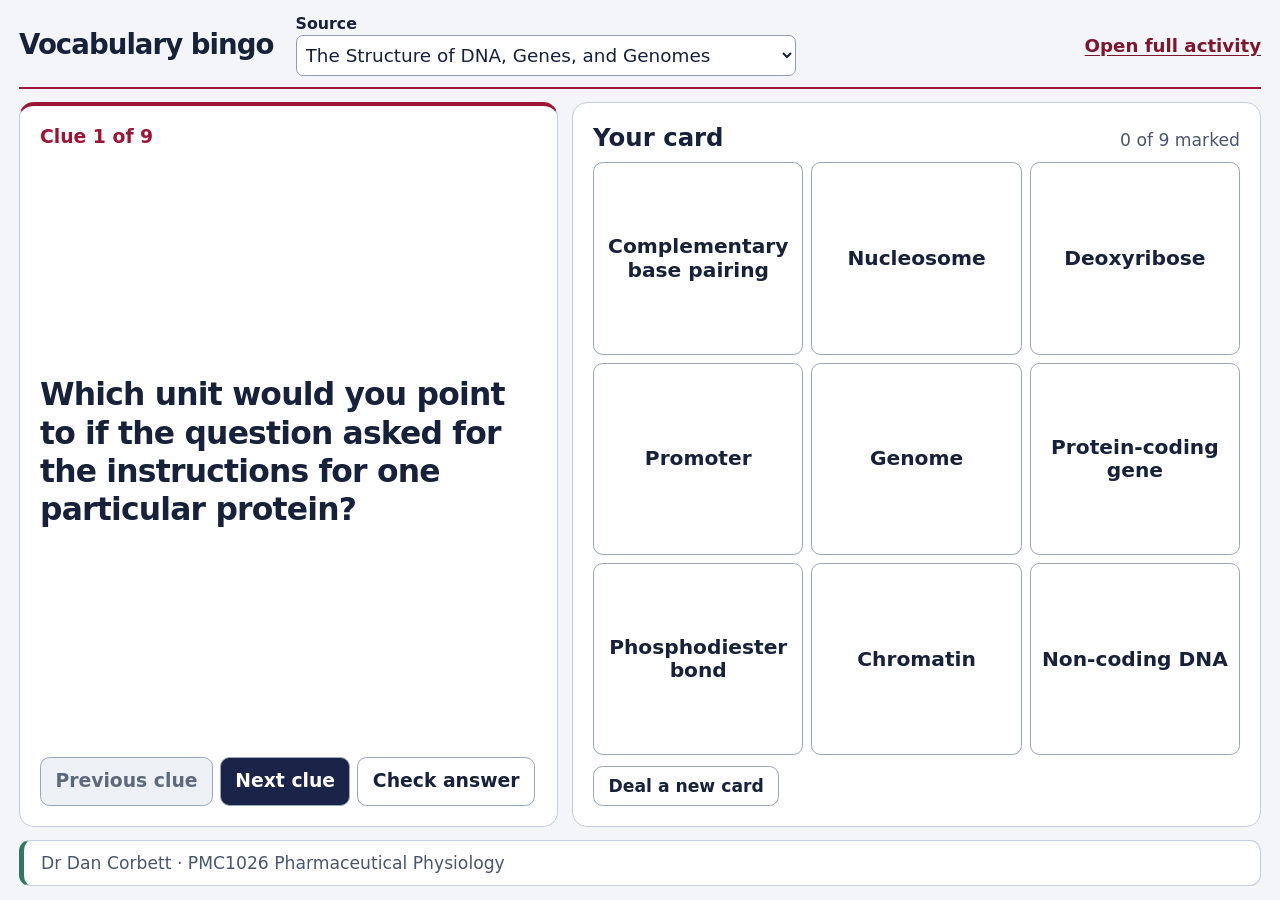
<file: vibe-coding/slides/bingo.html>
<!doctype html>
<html lang="en-GB"><head><meta charset="utf-8"><meta name="viewport" content="width=device-width,initial-scale=1">
<title>Vocabulary bingo · Slide view</title>
<style>
:root{color-scheme:light;font-family:"Segoe UI",system-ui,-apple-system,sans-serif;font-size:clamp(13px,min(1.65vw,2.95vh),20px);color:#17213a;background:#f3f5f9;--dark:#192448;--red:#9d1535;--line:#c4cddd}
*{box-sizing:border-box}body,h1,h2,p{margin:0}main{height:100vh;height:100dvh;min-height:30rem;max-width:140rem;display:grid;grid-template-rows:auto minmax(0,1fr) auto;gap:.65rem;padding:.7rem .95rem;margin:auto}header{display:flex;align-items:center;gap:1.1rem;padding-bottom:.53rem;border-bottom:2px solid var(--red)}h1{font-size:1.38rem;line-height:1.12;letter-spacing:-.035em}a{color:#801530;text-underline-offset:.17em}header>a{font-size:.91rem;font-weight:700;white-space:nowrap;margin-left:auto}
.settings{min-width:0;display:flex;gap:.6rem;align-items:center;flex:1}.settings label{font-size:.79rem;font-weight:650;display:grid;gap:.12rem;min-width:0}.settings label:first-child{flex:0 1 25rem}.settings label:nth-child(2){flex:0 1 14rem}select,button{font:inherit;color:inherit}select{min-height:2.05rem;background:white;border:1px solid #939eb5;border-radius:.35rem;padding:.25rem;max-width:100%;font-size:.92rem;font-weight:500}button{font-weight:650;border-radius:.48rem;cursor:pointer;border:1px solid #99a7bb;background:white;font-size:.94rem;line-height:1.18;min-height:2.45rem;padding:.42rem .72rem}button:hover,select:hover{background:#f1f4f8}button:disabled{color:#5d687b;background:#edf0f4;cursor:default}button.primary{background:var(--dark);color:white}a:focus-visible,button:focus-visible,select:focus-visible,h2:focus-visible{outline:3px solid #1666a6;outline-offset:2px}
#activity{display:grid;grid-template-columns:minmax(0, .9fr) minmax(0,1.15fr);gap:.7rem;min-height:0;outline:none}.clue,.ticket{background:white;border:1px solid var(--line);border-radius:.75rem;padding:1rem;min-width:0}.clue{display:flex;flex-direction:column;justify-content:space-between;gap:.6rem;border-top:4px solid var(--red)}.eyeline{font-weight:700;color:var(--red);font-size:.94rem}.clue h2{font-size:clamp(1.22rem,2.45vw,1.85rem);line-height:1.22;letter-spacing:-.025em;overflow-wrap:break-word}.actions{display:flex;align-items:center;gap:.35rem;flex-wrap:wrap}.ticket{display:grid;grid-template-rows:auto 1fr auto;gap:.52rem}.ticket-head{display:flex;justify-content:space-between;align-items:baseline;gap:.4rem}.ticket h2{font-size:1.22rem}#progress,#credit{color:#4a566c;font-size:.86rem}.board{display:grid;grid-template-columns:repeat(var(--side,3),minmax(0,1fr));grid-template-rows:repeat(var(--side,3),minmax(0,1fr));gap:.4rem}.board button{font-size:1.01rem;padding:.3rem;min-height:2.8rem;overflow-wrap:anywhere;line-height:1.15}.board button.matched{background:#dbefe8;color:#174e40;border-color:#337b68}.matched:before{content:"✓ "}.below{justify-self:start}.below button{min-height:2rem;font-size:.86rem}.feedback-box{background:#fff;border:1px solid var(--line);border-left:.27rem solid #317761;border-radius:.55rem;padding:.55rem .85rem;font-size:.94rem;line-height:1.29}.feedback:empty{display:none}.feedback:not(:empty) p:first-child{font-weight:700}.feedback a{display:inline-block;font-size:.85rem}.feedback-box:has(.feedback:not(:empty)) #credit{display:none}[hidden]{display:none!important}
@media(max-aspect-ratio:1/1){main{height:auto;min-height:100vh}.settings{flex-basis:100%;order:3}header{flex-wrap:wrap;gap:.5rem}#activity{grid-template-columns:1fr}.clue,.ticket{min-height:12rem}.board button{min-height:3.2rem}}
</style></head><body><main><header>
<h1>Vocabulary bingo</h1><div class="settings"><label>Source<select id="bank"></select></label><label id="round-wrap" hidden>Round<select id="round"></select></label></div>
<a id="open-full" href="https://queens-copilot-in-30.pptech79.chatgpt.site/vibe-coding/samples/bingo" target="_blank" rel="noopener">Open full activity</a>
</header><div id="activity" tabindex="-1"><section class="clue" aria-labelledby="clue-title"><span class="eyeline" id="clue-number"></span><h2 id="clue-title" tabindex="-1"></h2><div class="actions"><button id="previous">Previous clue</button><button class="primary" id="next">Next clue</button><button id="reveal">Check answer</button></div></section>
<section class="ticket" aria-label="Player card"><div class="ticket-head"><h2>Your card</h2><span id="progress"></span></div><div class="board" id="board"></div><div class="below"><button id="new-card">Deal a new card</button></div></section></div><footer class="feedback-box"><div class="feedback" role="status" aria-atomic="true" id="feedback"></div><div class="feedback" role="status" aria-atomic="true" id="card-feedback"></div><p id="credit"></p></footer>
<noscript>Enable JavaScript to mark your card and advance through the clues.</noscript></main>
<script type="application/json" id="bank-data">{"dna-structure":{"title":"The Structure of DNA, Genes, and Genomes","credit":"Dr Dan Corbett · PMC1026 Pharmaceutical Physiology","terms":[{"term":"DNA nucleotide","definition":"A unit of DNA made of deoxyribose, a phosphate group and a nitrogenous base.","clue":"What do you have once the sugar, phosphate and base are joined as one DNA building block?","page":8,"group":"One building block","sourceLabel":"Slide 8 · The Structure of DNA, Genes, and Genomes","url":"sources/dna-structure.pdf#page=8"},{"term":"Deoxyribose","definition":"The five-carbon sugar in a DNA nucleotide.","clue":"Which component of a DNA nucleotide is a pentose sugar?","page":8,"group":"One building block","sourceLabel":"Slide 8 · The Structure of DNA, Genes, and Genomes","url":"sources/dna-structure.pdf#page=8"},{"term":"Purine","definition":"A double-ring base. Adenine and guanine are the two in DNA.","clue":"Which family would you assign a DNA base with two fused rings to?","page":10,"group":"One building block","sourceLabel":"Slide 10 · The Structure of DNA, Genes, and Genomes","url":"sources/dna-structure.pdf#page=10"},{"term":"Pyrimidine","definition":"A single-ring base. Cytosine and thymine are the two in DNA.","clue":"What family do thymine and cytosine belong to on the basis of their ring structure?","page":10,"group":"One building block","sourceLabel":"Slide 10 · The Structure of DNA, Genes, and Genomes","url":"sources/dna-structure.pdf#page=10"},{"term":"Phosphodiester bond","definition":"A bond that links neighbouring nucleotides along the sugar–phosphate backbone of a DNA strand.","clue":"Which bond would you label along the backbone between neighbouring nucleotides?","page":11,"group":"Two strands","sourceLabel":"Slide 11 · The Structure of DNA, Genes, and Genomes","url":"sources/dna-structure.pdf#page=11"},{"term":"Hydrogen bond","definition":"An interaction between complementary bases that helps hold the two DNA strands together.","clue":"Which type of interaction would you label between the paired bases across the two strands?","page":11,"group":"Two strands","sourceLabel":"Slide 11 · The Structure of DNA, Genes, and Genomes","url":"sources/dna-structure.pdf#page=11"},{"term":"Complementary base pairing","definition":"In double-stranded DNA, adenine pairs with thymine and cytosine pairs with guanine.","clue":"Which rule lets you infer the partner opposite a DNA base?","page":14,"group":"Two strands","sourceLabel":"Slide 14 · The Structure of DNA, Genes, and Genomes","url":"sources/dna-structure.pdf#page=14"},{"term":"Antiparallel","definition":"Describes two DNA strands that run in opposite directions.","clue":"Which word describes the orientation of two DNA strands drawn with arrows pointing in opposite directions?","page":14,"group":"Two strands","sourceLabel":"Slide 14 · The Structure of DNA, Genes, and Genomes","url":"sources/dna-structure.pdf#page=14"},{"term":"Double helix","definition":"The usual shape of two DNA strands twisted around one another.","clue":"What is the name of the shape made when the two strands wind around each other?","page":13,"group":"DNA packaging","sourceLabel":"Slide 13 · The Structure of DNA, Genes, and Genomes","url":"sources/dna-structure.pdf#page=13"},{"term":"Histone","definition":"A protein around which DNA wraps during packaging.","clue":"What is the protein component at the centre of the DNA wrap?","page":16,"group":"DNA packaging","sourceLabel":"Slide 16 · The Structure of DNA, Genes, and Genomes","url":"sources/dna-structure.pdf#page=16"},{"term":"Nucleosome","definition":"A unit of packaging made when a stretch of DNA wraps around histone proteins.","clue":"What is the DNA-and-protein unit formed by wrapping DNA around histones?","page":16,"group":"DNA packaging","sourceLabel":"Slide 16 · The Structure of DNA, Genes, and Genomes","url":"sources/dna-structure.pdf#page=16"},{"term":"Chromatin","definition":"DNA associated with packaging proteins, including the histones in nucleosomes.","clue":"What name describes the material containing DNA and its packaging proteins?","page":16,"group":"DNA packaging","sourceLabel":"Slide 16 · The Structure of DNA, Genes, and Genomes","url":"sources/dna-structure.pdf#page=16"},{"term":"Protein-coding gene","definition":"An inherited stretch of DNA that carries instructions for making a particular protein.","clue":"Which unit would you point to if the question asked for the instructions for one particular protein?","page":20,"group":"Reading the genome","sourceLabel":"Slide 20 · The Structure of DNA, Genes, and Genomes","url":"sources/dna-structure.pdf#page=20"},{"term":"Non-coding DNA","definition":"DNA that does not encode a protein. Some regions help control gene expression or support chromosome structure.","clue":"Which broad category includes DNA regions that regulate genes without encoding proteins?","page":21,"group":"Reading the genome","sourceLabel":"Slide 21 · The Structure of DNA, Genes, and Genomes","url":"sources/dna-structure.pdf#page=21"},{"term":"Promoter","definition":"A DNA region where machinery assembles to start transcription.","clue":"Which region of a gene would you look for to identify where the reading process begins?","page":22,"group":"Reading the genome","sourceLabel":"Slide 22 · The Structure of DNA, Genes, and Genomes","url":"sources/dna-structure.pdf#page=22"},{"term":"Genome","definition":"The complete set of genetic material in a cell.","clue":"Which word would you use for the full DNA collection, including regions outside protein-coding genes?","page":28,"group":"Reading the genome","sourceLabel":"Slide 28 · The Structure of DNA, Genes, and Genomes","url":"sources/dna-structure.pdf#page=28"}],"rounds":{"Lecture vocabulary":["DNA nucleotide","Deoxyribose","Purine","Pyrimidine","Phosphodiester bond","Hydrogen bond","Complementary base pairing","Antiparallel","Double helix","Histone","Nucleosome","Chromatin","Protein-coding gene","Non-coding DNA","Promoter","Genome"]}},"transcription-translation":{"title":"Gene Transcription and Translation","credit":"Dr Dan Corbett · PMC1026 Pharmaceutical Physiology","terms":[{"term":"Transcription","definition":"The process that uses a DNA template to produce an RNA transcript.","clue":"Which process has made an RNA copy when no amino acids have yet been joined?","page":8,"group":"Making the RNA copy","sourceLabel":"Slide 8 · Gene Transcription and Translation","url":"sources/transcription-translation.pdf#page=8"},{"term":"RNA polymerase","definition":"The enzyme that reads a DNA template and joins complementary RNA nucleotides.","clue":"Which enzyme moves along exposed DNA as the RNA strand grows?","page":12,"group":"Making the RNA copy","sourceLabel":"Slide 12 · Gene Transcription and Translation","url":"sources/transcription-translation.pdf#page=12"},{"term":"Template strand","definition":"The DNA strand that RNA polymerase reads to make a complementary RNA chain.","clue":"Which of the two DNA strands supplies the base-pairing pattern during transcription?","page":16,"group":"Making the RNA copy","sourceLabel":"Slide 16 · Gene Transcription and Translation","url":"sources/transcription-translation.pdf#page=16"},{"term":"Transcription bubble","definition":"The locally opened part of the DNA double helix where the template is being read.","clue":"What name does the lecture give the short open region around the moving RNA polymerase?","page":12,"group":"Making the RNA copy","sourceLabel":"Slide 12 · Gene Transcription and Translation","url":"sources/transcription-translation.pdf#page=12"},{"term":"Pre-mRNA","definition":"An initial RNA copy that still needs processing before becoming mature mRNA.","clue":"What is the transcript labelled at the top of the splicing diagram, before any segment is removed?","page":24,"group":"Processing the transcript","sourceLabel":"Slide 24 · Gene Transcription and Translation","url":"sources/transcription-translation.pdf#page=24"},{"term":"Intron","definition":"A segment present in the initial transcript that is removed during splicing.","clue":"Which part of the initial RNA is looped out in the splicing diagram?","page":24,"group":"Processing the transcript","sourceLabel":"Slide 24 · Gene Transcription and Translation","url":"sources/transcription-translation.pdf#page=24"},{"term":"Exon","definition":"A segment retained in the spliced RNA. The diagram shows two of these joined together.","clue":"Which type of segment appears on both sides of the removed loop and remains in the mature RNA?","page":24,"group":"Processing the transcript","sourceLabel":"Slide 24 · Gene Transcription and Translation","url":"sources/transcription-translation.pdf#page=24"},{"term":"RNA splicing","definition":"Processing that removes introns and joins the retained exons of an RNA transcript.","clue":"Which processing event explains why two previously separated segments sit side by side in mature mRNA?","page":24,"group":"Processing the transcript","sourceLabel":"Slide 24 · Gene Transcription and Translation","url":"sources/transcription-translation.pdf#page=24"},{"term":"Codon","definition":"A three-nucleotide unit in mRNA read during translation.","clue":"What is the name of one three-letter unit read on the messenger RNA?","page":27,"group":"Reading the message","sourceLabel":"Slide 27 · Gene Transcription and Translation","url":"sources/transcription-translation.pdf#page=27"},{"term":"Start codon","definition":"In the lecture's example, AUG marks where translation starts and specifies methionine.","clue":"What kind of signal both starts translation and specifies the first amino acid in this example?","page":30,"group":"Reading the message","sourceLabel":"Slide 30 · Gene Transcription and Translation","url":"sources/transcription-translation.pdf#page=30"},{"term":"Stop codon","definition":"A codon that signals the end of translation without specifying an amino acid.","clue":"Which signal means that the amino acid chain is complete?","page":29,"group":"Reading the message","sourceLabel":"Slide 29 · Gene Transcription and Translation","url":"sources/transcription-translation.pdf#page=29"},{"term":"Anticodon","definition":"A three-base sequence on tRNA that pairs with a complementary mRNA codon.","clue":"What is the matching three-base sequence carried by the adaptor molecule?","page":32,"group":"Reading the message","sourceLabel":"Slide 32 · Gene Transcription and Translation","url":"sources/transcription-translation.pdf#page=32"},{"term":"Transfer RNA (tRNA)","definition":"An adaptor that carries a particular amino acid and pairs its anticodon with an mRNA codon.","clue":"Which molecule connects a codon on the message with its corresponding amino acid?","page":32,"group":"Building the chain","sourceLabel":"Slide 32 · Gene Transcription and Translation","url":"sources/transcription-translation.pdf#page=32"},{"term":"Ribosome","definition":"The molecular machinery that reads mRNA and brings the appropriate tRNAs together during translation.","clue":"Which structure assembles around the message and reads along it as the chain grows?","page":32,"group":"Building the chain","sourceLabel":"Slide 32 · Gene Transcription and Translation","url":"sources/transcription-translation.pdf#page=32"},{"term":"Translation","definition":"The process in which ribosomes read mRNA codons to produce an amino acid sequence.","clue":"What process turns a message written in RNA nucleotides into a chain written in amino acids?","page":33,"group":"Building the chain","sourceLabel":"Slide 33 · Gene Transcription and Translation","url":"sources/transcription-translation.pdf#page=33"},{"term":"Primary protein structure","definition":"The order of the amino acids in a polypeptide chain.","clue":"What level of structure have you described if you have listed the amino acids in their order along a chain?","page":35,"group":"Building the chain","sourceLabel":"Slide 35 · Gene Transcription and Translation","url":"sources/transcription-translation.pdf#page=35"}],"rounds":{"Lecture vocabulary":["Transcription","RNA polymerase","Template strand","Transcription bubble","Pre-mRNA","Intron","Exon","RNA splicing","Codon","Start codon","Stop codon","Anticodon","Transfer RNA (tRNA)","Ribosome","Translation","Primary protein structure"]}},"transcription-regulation":{"title":"Regulation of Transcription","credit":"Dr Dan Corbett · PMC1026 Pharmaceutical Physiology","terms":[{"term":"Transcriptional regulation","definition":"Control of when a gene is transcribed and how much RNA is made.","clue":"Which term covers changing the amount of RNA made from a gene as a cell’s needs change?","page":8,"group":"Why expression varies","sourceLabel":"Slide 8 · Regulation of Transcription","url":"sources/transcription-regulation.pdf#page=8"},{"term":"Constitutive gene","definition":"A gene expressed on an ongoing basis to support functions the cell regularly needs.","clue":"Which term does the lecture use for genes that are routinely expressed for everyday cellular functions?","page":6,"group":"Why expression varies","sourceLabel":"Slide 6 · Regulation of Transcription","url":"sources/transcription-regulation.pdf#page=6"},{"term":"Promoter","definition":"A DNA region near a gene’s transcription start where the basic transcription machinery assembles.","clue":"Which DNA region marks where the basic machinery begins transcription?","page":11,"group":"Why expression varies","sourceLabel":"Slide 11 · Regulation of Transcription","url":"sources/transcription-regulation.pdf#page=11"},{"term":"Promoter-proximal element","definition":"A regulatory DNA site near the promoter where binding proteins can fine-tune transcription.","clue":"What is the name for a nearby regulatory site that adjusts the basic activity of the promoter?","page":13,"group":"Why expression varies","sourceLabel":"Slide 13 · Regulation of Transcription","url":"sources/transcription-regulation.pdf#page=13"},{"term":"Enhancer","definition":"A regulatory DNA region that can support increased transcription when appropriate proteins bind.","clue":"What is the name of the DNA site that an activator binds in the lecture’s diagram?","page":17,"group":"A regulatory site and its partner","sourceLabel":"Slide 17 · Regulation of Transcription","url":"sources/transcription-regulation.pdf#page=17"},{"term":"Activator","definition":"A protein that can increase transcription when it acts at a regulatory site.","clue":"Which protein binds the enhancer in the lecture's example and favours more transcription?","page":17,"group":"A regulatory site and its partner","sourceLabel":"Slide 17 · Regulation of Transcription","url":"sources/transcription-regulation.pdf#page=17"},{"term":"Silencer","definition":"A regulatory DNA region where a bound repressor can reduce transcription.","clue":"What is the DNA site called in the example where a bound protein reduces transcription?","page":17,"group":"A regulatory site and its partner","sourceLabel":"Slide 17 · Regulation of Transcription","url":"sources/transcription-regulation.pdf#page=17"},{"term":"Repressor","definition":"A regulatory protein that can decrease transcription of a gene.","clue":"What is the name of the protein partner at the silencer in the example?","page":17,"group":"A regulatory site and its partner","sourceLabel":"Slide 17 · Regulation of Transcription","url":"sources/transcription-regulation.pdf#page=17"},{"term":"DNA looping","definition":"Bending of DNA that brings regulatory elements near machinery at the promoter in three-dimensional space.","clue":"What feature of the diagram explains how two sites far apart along one DNA molecule can meet?","page":15,"group":"Access to DNA","sourceLabel":"Slide 15 · Regulation of Transcription","url":"sources/transcription-regulation.pdf#page=15"},{"term":"DNA methylation","definition":"Addition of methyl groups to DNA. The lecture shows promoter methylation as one influence that can reduce transcription.","clue":"Which modification adds methyl groups to DNA in the promoter example?","page":19,"group":"Access to DNA","sourceLabel":"Slide 19 · Regulation of Transcription","url":"sources/transcription-regulation.pdf#page=19"},{"term":"Histone acetylation","definition":"Addition of acetyl groups to histones. In the lecture example this makes DNA more accessible for transcription.","clue":"Which modification adds acetyl groups to the proteins that package DNA?","page":20,"group":"Access to DNA","sourceLabel":"Slide 20 · Regulation of Transcription","url":"sources/transcription-regulation.pdf#page=20"},{"term":"Histone deacetylation","definition":"Removal of acetyl groups from histones. In the lecture example this favours a less accessible state.","clue":"What is the name of the process that removes the acetyl groups from these packaging proteins?","page":20,"group":"Access to DNA","sourceLabel":"Slide 20 · Regulation of Transcription","url":"sources/transcription-regulation.pdf#page=20"},{"term":"Transcription factor","definition":"A protein that influences transcription by binding a specific DNA sequence in the lecture examples.","clue":"Which general class includes many proteins that recognise regulatory DNA sequences?","page":22,"group":"Signals and cell identity","sourceLabel":"Slide 22 · Regulation of Transcription","url":"sources/transcription-regulation.pdf#page=22"},{"term":"Post-translational modification","definition":"A chemical change to a protein after it has been made. This can alter the activity of a transcription factor.","clue":"What type of change could regulate an existing factor by chemically modifying the protein itself?","page":25,"group":"Signals and cell identity","sourceLabel":"Slide 25 · Regulation of Transcription","url":"sources/transcription-regulation.pdf#page=25"},{"term":"Ligand binding","definition":"Attachment of another molecule to a protein, which can change the protein’s shape and activity.","clue":"Which interaction changes a factor's shape when another molecule attaches?","page":25,"group":"Signals and cell identity","sourceLabel":"Slide 25 · Regulation of Transcription","url":"sources/transcription-regulation.pdf#page=25"},{"term":"Nuclear localisation","definition":"Movement or targeting of a protein to the nucleus, where a transcription factor can reach its DNA target.","clue":"Which change in a factor’s location could bring an already active protein to its site of action?","page":25,"group":"Signals and cell identity","sourceLabel":"Slide 25 · Regulation of Transcription","url":"sources/transcription-regulation.pdf#page=25"}],"rounds":{"Lecture vocabulary":["Transcriptional regulation","Constitutive gene","Promoter","Promoter-proximal element","Enhancer","Activator","Silencer","Repressor","DNA looping","DNA methylation","Histone acetylation","Histone deacetylation","Transcription factor","Post-translational modification","Ligand binding","Nuclear localisation"]}},"inheritance":{"title":"Inheritance of Genes","credit":"Dr Dan Corbett · PMC1026 Pharmaceutical Physiology","terms":[{"term":"DNA replication","definition":"Copying DNA before cell division so that the genetic material can pass to daughter cells.","clue":"Which process creates two copies of the DNA before it is distributed during division?","page":4,"group":"Copying DNA","sourceLabel":"Slide 4 · Inheritance of Genes","url":"sources/inheritance.pdf#page=4"},{"term":"Semi-conservative replication","definition":"Each new DNA double helix contains one parental strand and one newly made strand.","clue":"Which description of replication explains the origin of the two strands in each daughter DNA molecule?","page":5,"group":"Copying DNA","sourceLabel":"Slide 5 · Inheritance of Genes","url":"sources/inheritance.pdf#page=5"},{"term":"Sister chromatids","definition":"The two copies of a replicated chromosome that remain joined before separation.","clue":"Which paired structures belong to one replicated chromosome before they are pulled apart?","page":17,"group":"Copying DNA","sourceLabel":"Slide 17 · Inheritance of Genes","url":"sources/inheritance.pdf#page=17"},{"term":"Centromere","definition":"The region where sister chromatids remain associated in the replicated chromosome shown.","clue":"Which chromosome region would you label at the join between the sister chromatids in the diagram?","page":17,"group":"Copying DNA","sourceLabel":"Slide 17 · Inheritance of Genes","url":"sources/inheritance.pdf#page=17"},{"term":"Mitosis","definition":"Nuclear division that distributes equivalent chromosome sets to daughter nuclei during growth and repair.","clue":"Which type of nuclear division maintains the chromosome complement during tissue growth?","page":15,"group":"Reading mitosis","sourceLabel":"Slide 15 · Inheritance of Genes","url":"sources/inheritance.pdf#page=15"},{"term":"Metaphase","definition":"The stage of mitosis when the chromosomes are aligned across the middle of the cell.","clue":"At which stage would an observer see all the chromosomes arranged on the equator?","page":19,"group":"Reading mitosis","sourceLabel":"Slide 19 · Inheritance of Genes","url":"sources/inheritance.pdf#page=19"},{"term":"Anaphase","definition":"The stage of mitosis when sister chromatids separate and move towards opposite poles.","clue":"At which stage of mitosis have the paired copies begun moving apart?","page":20,"group":"Reading mitosis","sourceLabel":"Slide 20 · Inheritance of Genes","url":"sources/inheritance.pdf#page=20"},{"term":"Cytokinesis","definition":"Division of the cytoplasm that physically separates the daughter cells.","clue":"Which process still has to partition the cytoplasm after two daughter nuclei form?","page":22,"group":"Reading mitosis","sourceLabel":"Slide 22 · Inheritance of Genes","url":"sources/inheritance.pdf#page=22"},{"term":"Meiosis","definition":"A sequence of two divisions that produces cells with one chromosome set after DNA has been copied once.","clue":"Which division programme reduces chromosome sets for sexual reproduction?","page":27,"group":"Reading meiosis","sourceLabel":"Slide 27 · Inheritance of Genes","url":"sources/inheritance.pdf#page=27"},{"term":"Meiosis I","definition":"The division in which homologous chromosomes separate while sister chromatids remain joined.","clue":"Which division has just finished when homologues have separated but each chromosome still has two chromatids?","page":28,"group":"Reading meiosis","sourceLabel":"Slide 28 · Inheritance of Genes","url":"sources/inheritance.pdf#page=28"},{"term":"Meiosis II","definition":"The division that separates sister chromatids after homologous chromosomes have already separated.","clue":"Which division separates the remaining paired chromatids without a new round of DNA copying?","page":28,"group":"Reading meiosis","sourceLabel":"Slide 28 · Inheritance of Genes","url":"sources/inheritance.pdf#page=28"},{"term":"Haploid","definition":"Having one set of chromosomes. A typical human gamete has 23 chromosomes.","clue":"What word describes a cell with one chromosome from each homologous pair?","page":26,"group":"Reading meiosis","sourceLabel":"Slide 26 · Inheritance of Genes","url":"sources/inheritance.pdf#page=26"},{"term":"Crossing over","definition":"Exchange of corresponding DNA segments between homologous chromosomes in prophase I of meiosis.","clue":"Which event exchanges segments between the paired maternal and paternal chromosomes?","page":31,"group":"Explaining variation","sourceLabel":"Slide 31 · Inheritance of Genes","url":"sources/inheritance.pdf#page=31"},{"term":"Independent assortment","definition":"Different homologous chromosome pairs orient independently during meiosis I, producing different combinations.","clue":"Which process creates different chromosome combinations through the way pairs line up at the first division?","page":32,"group":"Explaining variation","sourceLabel":"Slide 32 · Inheritance of Genes","url":"sources/inheritance.pdf#page=32"},{"term":"Diploid","definition":"Having two sets of chromosomes. Typical human somatic cells have 23 pairs.","clue":"What word describes the chromosome complement when both full sets are present?","page":26,"group":"Explaining variation","sourceLabel":"Slide 26 · Inheritance of Genes","url":"sources/inheritance.pdf#page=26"},{"term":"Fertilisation","definition":"Union of two haploid gametes that restores the diploid chromosome complement.","clue":"Which event brings two one-set contributions together to restore a two-set complement?","page":34,"group":"Explaining variation","sourceLabel":"Slide 34 · Inheritance of Genes","url":"sources/inheritance.pdf#page=34"}],"rounds":{"Lecture vocabulary":["DNA replication","Semi-conservative replication","Sister chromatids","Centromere","Mitosis","Metaphase","Anaphase","Cytokinesis","Meiosis","Meiosis I","Meiosis II","Haploid","Crossing over","Independent assortment","Diploid","Fertilisation"]}},"queens":{"title":"Queen’s acronyms at work","credit":"Queen’s University Belfast · Staff vocabulary","terms":[{"term":"QOL","definition":"Queen’s Online","clue":"A colleague asks where to sign in for links to University services. Which three letters name the portal?","context":"The portal brings staff and student services together.","group":"Everyday systems","source":"qol","sourceLabel":"Queen’s Online service catalogue","url":"https://www.qub.ac.uk/directorates/InformationServices/Services/Catalogue/QueensOnline/"},{"term":"Qsis","definition":"Queen’s Student Information System","clue":"An administrator needs to look up a student’s enrolment record. Which system holds it?","context":"Student Administration uses the name Qsis for the system supporting the student lifecycle.","group":"Everyday systems","source":"admin","sourceLabel":"Student Administration","url":"https://www.qub.ac.uk/directorates/academic-services/student-administration/"},{"term":"Qfis","definition":"Queen’s Financial Information System","clue":"A finance colleague is setting up a project record. Which Queen’s system do they mean?","context":"This is the system named in the Finance business partner brief for recording new projects.","group":"Everyday systems","source":"qfis","sourceLabel":"Queen’s Finance business partner role, finance systems","url":"https://hr.apps.qub.ac.uk/jobs/job_desc/23_111295.pdf?ts=20230918120623"},{"term":"D&IS","definition":"Digital and Information Services","clue":"Which University service area publishes the IT service catalogue?","context":"Its catalogue covers services for staff and students.","group":"Everyday systems","source":"dis","sourceLabel":"Digital and Information Services catalogue","url":"https://www.qub.ac.uk/directorates/InformationServices/Services/Catalogue/"},{"term":"MFA","definition":"Multi-factor authentication","clue":"A sign-in needs a second way to check your identity. Which abbreviation might the IT desk use?","context":"Queen’s uses this term when describing how people sign in to services including Qsis.","group":"Everyday systems","source":"status","sourceLabel":"Digital and Information Services, status of key services","url":"https://www.qub.ac.uk/directorates/InformationServices/StatusofKeyServices/"},{"term":"QVSD","definition":"Queen’s Virtual Student Desktop","clue":"Which service name describes a University desktop a student can access virtually?","context":"The service status page lists it separately from Queen’s Online.","group":"Everyday systems","source":"status","sourceLabel":"Digital and Information Services, status of key services","url":"https://www.qub.ac.uk/directorates/InformationServices/StatusofKeyServices/"},{"term":"CMS","definition":"Content management system","clue":"A web editor needs software for updating pages without building a whole website from scratch. Which type of system is that?","context":"A School website editor is working with published pages.","group":"Everyday systems","source":"tech","sourceLabel":"Queen’s digital learning glossary","url":"https://blogs.qub.ac.uk/digitaldiscovery/wp-content/uploads/sites/156/2020/08/Digital-Glossary.pdf"},{"term":"PO","definition":"Purchase order","clue":"A supplier asks which order number to quote on an invoice. Which two letters identify it?","context":"Queen’s supplier guide uses this abbreviation in its invoicing guidance.","group":"Everyday systems","source":"purchase","sourceLabel":"Finance Directorate, supplier information","url":"https://www.qub.ac.uk/directorates/FinanceDirectorate/visitors/supplier-information/"},{"term":"NSS","definition":"National Student Survey","clue":"Which national survey asks final-year undergraduates about their course experience?","context":"The published audience distinguishes it from surveys for postgraduates.","group":"Student voice","source":"qss","sourceLabel":"My Queen’s, access survey results","url":"https://www.qub.ac.uk/sites/my-queens/student-voice/access-survey-results/"},{"term":"QSS","definition":"Queen’s Student Survey","clue":"Which locally named survey collects Queen’s students’ views about their course?","context":"The student voice page discusses how the results help Course Reps and Schools.","group":"Student voice","source":"qss","sourceLabel":"My Queen’s, access survey results","url":"https://www.qub.ac.uk/sites/my-queens/student-voice/access-survey-results/"},{"term":"PTES","definition":"Postgraduate Taught Experience Survey","clue":"Which national survey is designed for people on taught postgraduate courses?","context":"Check the published list of surveys for the relevant year before sending an invitation.","group":"Student voice","source":"survey","sourceLabel":"Academic Services, Student Surveys","url":"https://www.qub.ac.uk/directorates/academic-services/CentreforEducationalDevelopment/LearningTeachingandAssessment/Assessment/AssessmentandFeedback/StudentFeedback/StudentSurveys/"},{"term":"PRES","definition":"Postgraduate Research Experience Survey","clue":"Which national survey asks postgraduate researchers about their experience?","context":"The research degree is the clue, even if a doctoral student attends taught workshops.","group":"Student voice","source":"survey","sourceLabel":"Academic Services, Student Surveys","url":"https://www.qub.ac.uk/directorates/academic-services/CentreforEducationalDevelopment/LearningTeachingandAssessment/Assessment/AssessmentandFeedback/StudentFeedback/StudentSurveys/"},{"term":"GOS","definition":"Graduate Outcomes Survey","clue":"Which survey follows up people after they have finished their course?","context":"The survey policy describes the follow-up 15 months after course completion.","group":"Student voice","source":"surveyPolicy","sourceLabel":"Student Surveys Policy, survey responsibilities, p. 4","url":"https://www.qub.ac.uk/directorates/AcademicStudentAffairs/CentreforEducationalDevelopment/LearningTeachingandAssessment/Assessment/AssessmentandFeedback/StudentFeedback/StudentSurveys/SurveysFileStore/StudentSurveysPolicy2024.pdf#page=4"},{"term":"SVC","definition":"Student Voice Committee","clue":"Where can Course Reps and staff discuss shared concerns about teaching and student support in their School?","context":"Each School has at least one such committee.","group":"Student voice","source":"voice","sourceLabel":"My Queen’s, feedback channels and course representation","url":"https://www.qub.ac.uk/sites/my-queens/student-voice/feedback-channels-and-course-representation/"},{"term":"SU","definition":"Students’ Union","clue":"Which student organisation’s Voice team supports course representation?","context":"A Course Rep looking for representation support can look for the Voice team.","group":"Student voice","source":"voice","sourceLabel":"My Queen’s, feedback channels and course representation","url":"https://www.qub.ac.uk/sites/my-queens/student-voice/feedback-channels-and-course-representation/"},{"term":"HEAR","definition":"Higher Education Achievement Report","clue":"Which document supplements a transcript with academic and non-academic achievements?","context":"Student Registry explains the distinction between the report and the transcript.","group":"Student voice","source":"hear","sourceLabel":"Student Registry, transcripts and HEAR","url":"https://www.qub.ac.uk/directorates/sgc/srecords/YourStudentRecord/Transcripts/"},{"term":"HESA","definition":"Higher Education Statistics Agency","clue":"Which organisation is named on the University’s Graduate Outcomes information as the recipient of responses?","context":"The term appears in Queen’s information for students about graduate survey data.","group":"Student voice","source":"survey","sourceLabel":"Academic Services, Student Surveys","url":"https://www.qub.ac.uk/directorates/academic-services/CentreforEducationalDevelopment/LearningTeachingandAssessment/Assessment/AssessmentandFeedback/StudentFeedback/StudentSurveys/"},{"term":"CED","definition":"Centre for Educational Development","clue":"A teaching team wants advice on redesigning an assessment. Which Queen’s centre offers that consultancy?","context":"The centre supports teaching, learning, assessment and curriculum design.","group":"Learning and support","source":"teaching","sourceLabel":"Centre for Educational Development","url":"https://www.qub.ac.uk/directorates/academic-services/CentreforEducationalDevelopment/"},{"term":"VLE","definition":"Virtual learning environment","clue":"Canvas is Queen’s example of which kind of online space for teaching?","context":"The University’s glossary connects this term with online course materials and activities.","group":"Learning and support","source":"tech","sourceLabel":"Queen’s digital learning glossary","url":"https://blogs.qub.ac.uk/digitaldiscovery/wp-content/uploads/sites/156/2020/08/Digital-Glossary.pdf"},{"term":"UDL","definition":"Universal Design for Learning","clue":"A tutor anticipates different ways learners will access and respond to the same task. Which design approach is this?","context":"Queen’s guidance emphasises planning for learner variability from the outset.","group":"Learning and support","source":"udl","sourceLabel":"Universal Design for Learning at Queen’s","url":"https://www.qub.ac.uk/directorates/academic-services/CentreforEducationalDevelopment/learning-teaching-assessment/UDL-Inclusivity/universal-design-for-learning/"},{"term":"OER","definition":"Open educational resource","clue":"Which term describes teaching material in the public domain or released under a licence allowing reuse?","context":"Look at the reuse permission when selecting a resource for adaptation.","group":"Learning and support","source":"tech","sourceLabel":"Queen’s digital learning glossary","url":"https://blogs.qub.ac.uk/digitaldiscovery/wp-content/uploads/sites/156/2020/08/Digital-Glossary.pdf"},{"term":"LMS","definition":"Learning management system","clue":"Which three-letter term describes software for delivering, managing and tracking learning?","context":"This is a general digital-learning term in the Queen’s glossary.","group":"Learning and support","source":"tech","sourceLabel":"Queen’s digital learning glossary","url":"https://blogs.qub.ac.uk/digitaldiscovery/wp-content/uploads/sites/156/2020/08/Digital-Glossary.pdf"},{"term":"ALS","definition":"Accessible Learning Support","clue":"Which Queen’s service can help a student agree support for a disability or long-term condition?","context":"The team name and the document recording agreed support have different abbreviations.","group":"Learning and support","source":"support","sourceLabel":"Accessible Learning Support at Queen’s","url":"https://www.qub.ac.uk/sites/my-queens/student-roundup-archive-september-2026/AccessibleLearningSupportatQueens.html"},{"term":"ISSA","definition":"Individual Student Support Agreement","clue":"Which document records a particular student’s agreed learning support and adjustments?","context":"This is the agreement a School can use when arranging agreed support.","group":"Learning and support","source":"support","sourceLabel":"Accessible Learning Support at Queen’s","url":"https://www.qub.ac.uk/sites/my-queens/student-roundup-archive-september-2026/AccessibleLearningSupportatQueens.html"},{"term":"DSA","definition":"Disabled Students’ Allowances","clue":"Which abbreviation refers to a funding route for disability-related study support?","context":"Eligibility and the application route depend on the funding body. Use the live support guidance for individual queries.","group":"Learning and support","source":"supportGuide","sourceLabel":"Accessible learning support, Student guide","url":"https://www.qub.ac.uk/Study/student-life/Support-and-wellbeing/disability/"},{"term":"UG","definition":"Undergraduate","clue":"Which label identifies the level of study of a student on a first bachelor’s degree?","context":"This labels a study level when describing student groups.","group":"Learning and support","source":"sop","sourceLabel":"School of Pharmacy Athena Swan application, Appendix 3, pp. 175–177","url":"https://www.qub.ac.uk/schools/SchoolofPharmacy/Filestore/SoP%20SWAN%20Gold_Redacted%20version%202.pdf#page=175"},{"term":"PGT","definition":"Postgraduate taught","clue":"Which cohort label would include a student on a taught master’s programme?","context":"It identifies a study route. It is separate from the abbreviation for a survey of that cohort.","group":"Learning and support","source":"sop","sourceLabel":"School of Pharmacy Athena Swan application, Appendix 3, pp. 175–177","url":"https://www.qub.ac.uk/schools/SchoolofPharmacy/Filestore/SoP%20SWAN%20Gold_Redacted%20version%202.pdf#page=175"},{"term":"PGR","definition":"Postgraduate research","clue":"Which cohort label covers students pursuing research degrees such as a PhD?","context":"This identifies the student group in School reports and survey guidance.","group":"Learning and support","source":"sop","sourceLabel":"School of Pharmacy Athena Swan application, Appendix 3, pp. 175–177","url":"https://www.qub.ac.uk/schools/SchoolofPharmacy/Filestore/SoP%20SWAN%20Gold_Redacted%20version%202.pdf#page=175"},{"term":"RPEL","definition":"Recognition of Prior Experiential Learning","clue":"An applicant describes what they learned through work that has never been formally assessed. Which term should staff look up?","context":"The undergraduate regulations explain how achievement of the relevant learning outcomes is considered.","group":"Learning and support","source":"credit","sourceLabel":"Study Regulations for Undergraduate Programmes, section 1","url":"https://www.qub.ac.uk/directorates/academic-services/AcademicAffairs/GeneralRegulations/Academic/StudyRegulations/StudyRegulationsforUndergraduateProgrammes/"},{"term":"FHEQ","definition":"Framework for Higher Education Qualifications","clue":"Which framework does the University cite when explaining the academic level of awarded credit?","context":"Queen’s undergraduate study regulations distinguish credit level from credit volume.","group":"Learning and support","source":"credit","sourceLabel":"Study Regulations for Undergraduate Programmes, section 1","url":"https://www.qub.ac.uk/directorates/academic-services/AcademicAffairs/GeneralRegulations/Academic/StudyRegulations/StudyRegulationsforUndergraduateProgrammes/"},{"term":"QUB","definition":"Queen’s University Belfast","clue":"Which three letters represent the University’s full name?","context":"The School of Pharmacy’s glossary spells out the institution’s name.","group":"Faculties and schools","source":"sop","sourceLabel":"School of Pharmacy Athena Swan application, Appendix 3, pp. 175–177","url":"https://www.qub.ac.uk/schools/SchoolofPharmacy/Filestore/SoP%20SWAN%20Gold_Redacted%20version%202.pdf#page=175"},{"term":"AHSS","definition":"Faculty of Arts, Humanities and Social Sciences","clue":"A faculty-wide event spans languages, history and social work. Which faculty label belongs on the invitation?","context":"The faculty includes arts, humanities and social science disciplines.","group":"Faculties and schools","source":"facultyStudy","sourceLabel":"Postgraduate admissions, faculty contacts","url":"https://www.qub.ac.uk/new-students/postgraduate/your-application-what-next/"},{"term":"EPS","definition":"Faculty of Engineering and Physical Sciences","clue":"A meeting brings together Engineering and Physical Sciences at faculty level. Which initials go on the agenda?","context":"This is one of the three faculty abbreviations listed in Queen’s postgraduate admissions guidance.","group":"Faculties and schools","source":"facultyStudy","sourceLabel":"Postgraduate admissions, faculty contacts","url":"https://www.qub.ac.uk/new-students/postgraduate/your-application-what-next/"},{"term":"MHLS","definition":"Faculty of Medicine, Health and Life Sciences","clue":"Which faculty label connects Pharmacy, Biological Sciences, Nursing and Medicine?","context":"The faculty glossary also uses FMHLS for the same faculty.","group":"Faculties and schools","source":"faculty","sourceLabel":"Faculty of Medicine, Health and Life Sciences, glossary pp. 26–27","url":"https://www.qub.ac.uk/about/Leadership-and-structure/Faculties-and-Schools/Medicine-Health-and-Life-Sciences/Filestore/Filetoupload%2C1424924%2Cen.pdf#page=26"},{"term":"SoP","definition":"School of Pharmacy","clue":"In a Queen’s document headed “Pharmacy Athena Swan”, which short label identifies the School itself?","context":"The School’s glossary uses this mixed-case abbreviation in this context.","group":"Faculties and schools","source":"sop","sourceLabel":"School of Pharmacy Athena Swan application, Appendix 3, pp. 175–177","url":"https://www.qub.ac.uk/schools/SchoolofPharmacy/Filestore/SoP%20SWAN%20Gold_Redacted%20version%202.pdf#page=175"},{"term":"QBS","definition":"Queen’s Business School","clue":"An enquiry for the University’s business school is being addressed to the School office. Which initials fit?","context":"The University directory lists this School at Riddel Hall.","group":"Faculties and schools","source":"schools","sourceLabel":"University directory, school office contact details","url":"https://www.qub.ac.uk/contact/Schoolofficecontactdetails/"},{"term":"AEL","definition":"School of Arts, English and Languages","clue":"Which School label joins arts and languages with English?","context":"It appears in the School office address in the University directory.","group":"Faculties and schools","source":"schools","sourceLabel":"University directory, school office contact details","url":"https://www.qub.ac.uk/contact/Schoolofficecontactdetails/"},{"term":"HAPP","definition":"School of History, Anthropology, Philosophy and Politics","clue":"Which School abbreviation links the study of the past with anthropology, philosophy and politics?","context":"Look under the arts and humanities faculty in the directory.","group":"Faculties and schools","source":"schools","sourceLabel":"University directory, school office contact details","url":"https://www.qub.ac.uk/contact/Schoolofficecontactdetails/"},{"term":"SSESW","definition":"School of Social Sciences, Education and Social Work","clue":"A staff contact list groups education and social work with social sciences. What is the School’s shorthand?","context":"The University’s School office directory lists its full name.","group":"Faculties and schools","source":"schools","sourceLabel":"University directory, school office contact details","url":"https://www.qub.ac.uk/contact/Schoolofficecontactdetails/"},{"term":"EEECS","definition":"School of Electronics, Electrical Engineering and Computer Science","clue":"Which School puts three consecutive Es before computer science in its abbreviation?","context":"The School’s own welcome page identifies its full name.","group":"Faculties and schools","source":"eeecs","sourceLabel":"Welcome to EEECS","url":"https://www.qub.ac.uk/schools/eeecs/About/WelcometoEEECS/"},{"term":"SBS","definition":"School of Biological Sciences","clue":"Within the health and life sciences faculty, which School abbreviation denotes biological sciences?","context":"Use the faculty’s own glossary when a short label could apply elsewhere.","group":"Faculties and schools","source":"faculty","sourceLabel":"Faculty of Medicine, Health and Life Sciences, glossary pp. 26–27","url":"https://www.qub.ac.uk/about/Leadership-and-structure/Faculties-and-Schools/Medicine-Health-and-Life-Sciences/Filestore/Filetoupload%2C1424924%2Cen.pdf#page=26"},{"term":"SNaM","definition":"School of Nursing and Midwifery","clue":"What mixed-case label does the faculty glossary use for the School bringing together nursing and midwifery?","context":"The faculty uses this label in its strategy glossary.","group":"Faculties and schools","source":"faculty","sourceLabel":"Faculty of Medicine, Health and Life Sciences, glossary pp. 26–27","url":"https://www.qub.ac.uk/about/Leadership-and-structure/Faculties-and-Schools/Medicine-Health-and-Life-Sciences/Filestore/Filetoupload%2C1424924%2Cen.pdf#page=26"},{"term":"P&C","definition":"People and Culture","clue":"Which shorthand in the Pharmacy report refers to Queen’s people directorate?","context":"Read the ampersand as “and” when expanding the term.","group":"People and committees","source":"sop","sourceLabel":"School of Pharmacy Athena Swan application, Appendix 3, pp. 175–177","url":"https://www.qub.ac.uk/schools/SchoolofPharmacy/Filestore/SoP%20SWAN%20Gold_Redacted%20version%202.pdf#page=175"},{"term":"PDR","definition":"Personal Development Review","clue":"A member of staff prepares to discuss their development with their reviewer. Which review is it?","context":"People and Culture’s guidance describes the employee as the reviewee.","group":"People and committees","source":"pdr","sourceLabel":"People and Culture, Personal Development Review guidance, pp. 2–3","url":"https://www.qub.ac.uk/directorates/HumanResources/hr-filestore/PDR%20Guidance%20Booklet%20%281%29.pdf#page=2"},{"term":"PDC","definition":"Postdoctoral Development Centre","clue":"A research fellow is exploring career development at Queen’s. Which centre specialises in postdoctoral staff?","context":"The centre supports research staff considering careers within and beyond academia.","group":"People and committees","source":"pdc","sourceLabel":"Postdoctoral Development Centre, About the PDC","url":"https://www.qub.ac.uk/sites/pdc/Information/AboutthePDC/"},{"term":"QGI","definition":"Queen’s Gender Initiative","clue":"Which named initiative works to increase women’s participation and visibility across the University?","context":"The New Staff Welcome page describes the initiative’s remit.","group":"People and committees","source":"induction","sourceLabel":"People and Culture, New Staff Welcome","url":"https://www.qub.ac.uk/directorates/HumanResources/about-people-and-culture/staff-welcome-event/"},{"term":"EDI","definition":"Equality, diversity and inclusion","clue":"Which three-part abbreviation is used for work on equality, inclusion and the diversity of a community?","context":"The Pharmacy application uses it when describing equality work.","group":"People and committees","source":"sop","sourceLabel":"School of Pharmacy Athena Swan application, Appendix 3, pp. 175–177","url":"https://www.qub.ac.uk/schools/SchoolofPharmacy/Filestore/SoP%20SWAN%20Gold_Redacted%20version%202.pdf#page=175"},{"term":"HoS","definition":"Head of School","clue":"In a School organisation chart, what short title identifies the person who heads the School?","context":"The lowercase middle letter represents “of”.","group":"People and committees","source":"sop","sourceLabel":"School of Pharmacy Athena Swan application, Appendix 3, pp. 175–177","url":"https://www.qub.ac.uk/schools/SchoolofPharmacy/Filestore/SoP%20SWAN%20Gold_Redacted%20version%202.pdf#page=175"},{"term":"PTO","definition":"Professional, technical and operational","clue":"What staff group does this three-letter label describe in the Pharmacy Athena Swan application?","context":"Use this expansion when discussing the staff categories in that document.","group":"People and committees","source":"sop","sourceLabel":"School of Pharmacy Athena Swan application, Appendix 3, pp. 175–177","url":"https://www.qub.ac.uk/schools/SchoolofPharmacy/Filestore/SoP%20SWAN%20Gold_Redacted%20version%202.pdf#page=175"},{"term":"SSC","definition":"School Staff Committee","clue":"In the Pharmacy application, which committee acronym denotes a forum for School staff?","context":"The expansion is specific to this School document. Check the heading before using it elsewhere.","group":"People and committees","source":"sop","sourceLabel":"School of Pharmacy Athena Swan application, Appendix 3, pp. 175–177","url":"https://www.qub.ac.uk/schools/SchoolofPharmacy/Filestore/SoP%20SWAN%20Gold_Redacted%20version%202.pdf#page=175"},{"term":"SMC","definition":"School Management Committee","clue":"Within the Pharmacy application, which three letters label the committee for School management?","context":"Keep the School-level body distinct from a University-level board.","group":"People and committees","source":"sop","sourceLabel":"School of Pharmacy Athena Swan application, Appendix 3, pp. 175–177","url":"https://www.qub.ac.uk/schools/SchoolofPharmacy/Filestore/SoP%20SWAN%20Gold_Redacted%20version%202.pdf#page=175"},{"term":"ToR","definition":"Terms of Reference","clue":"Which short label heads the document setting out what a working group is there to do?","context":"The Pharmacy glossary uses this shorthand for a group’s remit.","group":"People and committees","source":"sop","sourceLabel":"School of Pharmacy Athena Swan application, Appendix 3, pp. 175–177","url":"https://www.qub.ac.uk/schools/SchoolofPharmacy/Filestore/SoP%20SWAN%20Gold_Redacted%20version%202.pdf#page=175"},{"term":"UMB","definition":"University Management Board","clue":"Which board handles operational management under authority delegated by Senate?","context":"Queen’s current governance page describes the board’s operational role.","group":"People and committees","source":"umb","sourceLabel":"University Governance","url":"https://www.qub.ac.uk/about/Leadership-and-structure/university-governance/"},{"term":"FSAC","definition":"Faculty Student Appeals Committee","clue":"In the taught programme appeal regulations, which committee is named at stage one?","context":"The stage and faculty level identify the committee. Follow the regulations for the applicable academic year.","group":"People and committees","source":"appeals","sourceLabel":"Academic Appeal Regulations (Taught Programmes), sections 2–3","url":"https://www.qub.ac.uk/directorates/academic-services/AcademicAffairs/GeneralRegulations/AppealsConductandComplaints/AcademicAppeal/Taught/"},{"term":"CSAC","definition":"Central Student Appeals Committee","clue":"In the taught programme appeal regulations, which committee is named at stage two?","context":"The central level distinguishes it from the first-stage faculty body.","group":"People and committees","source":"appeals","sourceLabel":"Academic Appeal Regulations (Taught Programmes), sections 2–3","url":"https://www.qub.ac.uk/directorates/academic-services/AcademicAffairs/GeneralRegulations/AppealsConductandComplaints/AcademicAppeal/Taught/"},{"term":"SECC","definition":"School Exceptional Circumstances Committee","clue":"Which School committee considers exceptional circumstances applications?","context":"The procedure explains who considers the evidence and makes recommendations.","group":"People and committees","source":"ec","sourceLabel":"Exceptional Circumstances Procedure, section 7","url":"https://www.qub.ac.uk/directorates/academic-services/AcademicAffairs/GeneralRegulations/StudentSupport/ExceptionalCircumstancesProcedure/"},{"term":"REF","definition":"Research Excellence Framework","clue":"Which UK-wide exercise assesses university research quality through expert review?","context":"Queen’s publishes its results and explains the exercise’s purpose.","group":"Research and campus","source":"ref","sourceLabel":"Research Excellence Framework at Queen’s","url":"https://www.qub.ac.uk/Research/our-research/research-excellence-framework-ref/"},{"term":"DMP","definition":"Data management plan","clue":"Before a research project starts, which plan sets out how its data will be handled?","context":"The Library’s research planning guide discusses preparing this document.","group":"Research and campus","source":"dmp","sourceLabel":"Queen’s Library, planning a research project","url":"https://libguides.qub.ac.uk/ResearchDataManagement/DataManagementPlan"},{"term":"DOI","definition":"Digital object identifier","clue":"A colleague needs a persistent identifier for a digital research output. Which abbreviation fits?","context":"An output such as a dataset can have its own persistent identifier.","group":"Research and campus","source":"orr","sourceLabel":"Queen’s Library, Open Research Repository and identifiers","url":"https://libguides.qub.ac.uk/c.php?g=602009&p=5392224"},{"term":"ORCID","definition":"Open Researcher and Contributor ID","clue":"Two authors share a surname and initials. Which identifier can distinguish the people and connect them with their work?","context":"The research passport describes persistent identifiers for individual researchers.","group":"Research and campus","source":"researcher","sourceLabel":"Queen’s-hosted CONUL Research Passport, effective research communication","url":"https://pureadmin.qub.ac.uk/ws/portalfiles/portal/651947242/Conul_Research_Passport_2025_Final.pdf"},{"term":"ORR","definition":"Open Research Repository","clue":"Which Queen’s Library repository is dedicated to research datasets and theses?","context":"The Library guide introduces the new repository and explains its purpose.","group":"Research and campus","source":"orr","sourceLabel":"Queen’s Library, Open Research Repository and identifiers","url":"https://libguides.qub.ac.uk/c.php?g=602009&p=5392224"},{"term":"QFT","definition":"Queen’s Film Theatre","clue":"A colleague is looking for the cinema at University Square. Which initials will they see?","context":"This is a cinema in the University area.","group":"Research and campus","source":"campus","sourceLabel":"Queen’s student guide to Belfast, Queen’s Sport and Queen’s Film Theatre","url":"https://www.qub.ac.uk/student-blog/belfast-ni/student-guide-belfast-queens.html"},{"term":"PEC","definition":"Physical Education Centre","clue":"An induction group is meeting at Queen’s sports centre near Botanic Gardens. Which initials identify it?","context":"The student campus guide identifies the centre under Queen’s Sport.","group":"Research and campus","source":"campus","sourceLabel":"Queen’s student guide to Belfast, Queen’s Sport and Queen’s Film Theatre","url":"https://www.qub.ac.uk/student-blog/belfast-ni/student-guide-belfast-queens.html"},{"term":"MBC","definition":"Medical Biology Centre","clue":"On the health sciences faculty’s building list, which abbreviation denotes the Medical Biology Centre?","context":"In this location context it identifies a building.","group":"Research and campus","source":"faculty","sourceLabel":"Faculty of Medicine, Health and Life Sciences, glossary pp. 26–27","url":"https://www.qub.ac.uk/about/Leadership-and-structure/Faculties-and-Schools/Medicine-Health-and-Life-Sciences/Filestore/Filetoupload%2C1424924%2Cen.pdf#page=26"},{"term":"QML","definition":"Queen’s Marine Laboratory","clue":"Which Queen’s laboratory is identified by three initials in a marine research context?","context":"The faculty glossary associates the laboratory with Biological Sciences.","group":"Research and campus","source":"faculty","sourceLabel":"Faculty of Medicine, Health and Life Sciences, glossary pp. 26–27","url":"https://www.qub.ac.uk/about/Leadership-and-structure/Faculties-and-Schools/Medicine-Health-and-Life-Sciences/Filestore/Filetoupload%2C1424924%2Cen.pdf#page=26"},{"term":"PPI","definition":"Patient and public involvement","clue":"In a health research discussion, which term identifies the involvement of patients and members of the public?","context":"The meaning belongs to this research context.","group":"Research and campus","source":"faculty","sourceLabel":"Faculty of Medicine, Health and Life Sciences, glossary pp. 26–27","url":"https://www.qub.ac.uk/about/Leadership-and-structure/Faculties-and-Schools/Medicine-Health-and-Life-Sciences/Filestore/Filetoupload%2C1424924%2Cen.pdf#page=26"},{"term":"BRCD","definition":"Belfast Region City Deal","clue":"Which regional partnership name appears beside major innovation projects in the faculty strategy?","context":"The faculty glossary links the deal with research and innovation projects.","group":"Research and campus","source":"faculty","sourceLabel":"Faculty of Medicine, Health and Life Sciences, glossary pp. 26–27","url":"https://www.qub.ac.uk/about/Leadership-and-structure/Faculties-and-Schools/Medicine-Health-and-Life-Sciences/Filestore/Filetoupload%2C1424924%2Cen.pdf#page=26"},{"term":"AMIC","definition":"Advanced Manufacturing Innovation Centre","clue":"Which named innovation centre in the faculty glossary is concerned with advanced manufacturing?","context":"It appears in the glossary among projects associated with the Belfast Region City Deal.","group":"Research and campus","source":"faculty","sourceLabel":"Faculty of Medicine, Health and Life Sciences, glossary pp. 26–27","url":"https://www.qub.ac.uk/about/Leadership-and-structure/Faculties-and-Schools/Medicine-Health-and-Life-Sciences/Filestore/Filetoupload%2C1424924%2Cen.pdf#page=26"},{"term":"DPIA","definition":"Data protection impact assessment","clue":"A team is considering risks to people when it plans a new use of personal data. Which assessment does Information Compliance describe?","context":"The Information Compliance Unit explains how to identify and address data protection risks.","group":"Administration and compliance","source":"dpia","sourceLabel":"Information Compliance Unit, DPIAs","url":"https://www.qub.ac.uk/about/Leadership-and-structure/information-compliance-unit/dpia/"},{"term":"ISS","definition":"Immigration Support Service","clue":"Which Queen’s student administration service is named for immigration enquiries?","context":"The letters refer to the service in the Student Administration directory.","group":"Administration and compliance","source":"admin","sourceLabel":"Student Administration","url":"https://www.qub.ac.uk/directorates/academic-services/student-administration/"},{"term":"CAS","definition":"Confirmation of Acceptance for Studies","clue":"Which named confirmation supplies a reference for a Student visa application?","context":"The 2026–27 guidance explains the term in its immigration section.","group":"Administration and compliance","source":"immigration","sourceLabel":"Queen’s international guidance notes 2026–27, section 4","url":"https://www.qub.ac.uk/home/new-students/filestore/QUB-International-Guidance-Notes-2026-27.pdf"},{"term":"UKVI","definition":"UK Visas and Immigration","clue":"Which UK body is referred to in the University’s international student visa guidance?","context":"This is the body named in the international guidance notes.","group":"Administration and compliance","source":"immigration","sourceLabel":"Queen’s international guidance notes 2026–27, section 4","url":"https://www.qub.ac.uk/home/new-students/filestore/QUB-International-Guidance-Notes-2026-27.pdf"},{"term":"ATAS","definition":"Academic Technology Approval Scheme","clue":"Which scheme is named in the international guidance for applicants whose course requires specific clearance?","context":"Check the official guidance for a specific case rather than inferring requirements from the acronym.","group":"Administration and compliance","source":"immigration","sourceLabel":"Queen’s international guidance notes 2026–27, section 4","url":"https://www.qub.ac.uk/home/new-students/filestore/QUB-International-Guidance-Notes-2026-27.pdf"},{"term":"EC","definition":"Exceptional circumstances","clue":"Which letters appear beside the Queen’s Portal route for reporting circumstances affecting assessment?","context":"Refer a student to the live University procedure for advice on their own case.","group":"Administration and compliance","source":"portal","sourceLabel":"Queen’s Portal, Qsis services and exceptional circumstances","url":"https://www.qub.ac.uk/directorates/InformationServices/digital-transformation/queens-portal/updates/qsis-maintenance/"}],"rounds":{"Staff starter":["QOL","Qsis","PDR","SVC","ISSA","PO","CED","HEAR","QFT"],"Staff mix":["QOL","Qsis","PDR","SVC","ISSA","PO","CED","HEAR","QFT","MFA","REF","DPIA","PDC","PGR","UDL","NSS"],"Everyday systems":["QOL","Qsis","Qfis","D&IS","MFA","QVSD","CMS","PO"],"Student voice":["NSS","QSS","PTES","PRES","GOS","SVC","SU","HEAR","HESA"],"Learning and support":["CED","VLE","UDL","OER","LMS","ALS","ISSA","DSA","UG","PGT","PGR","RPEL","FHEQ"],"Faculties and schools":["QUB","AHSS","EPS","MHLS","SoP","QBS","AEL","HAPP","SSESW","EEECS","SBS","SNaM"],"People and committees":["P&C","PDR","PDC","QGI","EDI","HoS","PTO","SSC","SMC","ToR","UMB","FSAC","CSAC","SECC"],"Research and campus":["REF","DMP","DOI","ORCID","ORR","QFT","PEC","MBC","QML","PPI","BRCD","AMIC"],"Administration and compliance":["DPIA","ISS","CAS","UKVI","ATAS","EC"],"Full collection":["QOL","Qsis","Qfis","D&IS","MFA","QVSD","CMS","PO","NSS","QSS","PTES","PRES","GOS","SVC","SU","HEAR","HESA","CED","VLE","UDL","OER","LMS","ALS","ISSA","DSA","UG","PGT","PGR","RPEL","FHEQ","QUB","AHSS","EPS","MHLS","SoP","QBS","AEL","HAPP","SSESW","EEECS","SBS","SNaM","P&C","PDR","PDC","QGI","EDI","HoS","PTO","SSC","SMC","ToR","UMB","FSAC","CSAC","SECC","REF","DMP","DOI","ORCID","ORR","QFT","PEC","MBC","QML","PPI","BRCD","AMIC","DPIA","ISS","CAS","UKVI","ATAS","EC"]}}}</script>
<script>
(() => {
  'use strict';
  const byId = id => document.getElementById(id);
  const published = 'https://queens-copilot-in-30.pptech79.chatgpt.site/vibe-coding/samples/';
  const banks = JSON.parse(byId('bank-data').textContent);
  const state = {key:'', round:'', card:[], deck:[], turn:0, marks:new Set(), side:3};
  const cardFeedback = byId('card-feedback');
  const clueFeedback = byId('feedback');
  const blank = node => node.replaceChildren();
  function bank() { return banks[state.key]; }
  function pool() {
    const values = new Set(bank().rounds[state.round]);
    return bank().terms.filter(entry => values.has(entry.term));
  }
  function shuffled(list) {
    const result = list.slice();
    for (let i = result.length - 1; i > 0; i--) {
      const j = Math.floor(Math.random() * (i + 1));
      [result[i], result[j]] = [result[j], result[i]];
    }
    return result;
  }
  function selectOptions(select, options) {
    select.replaceChildren(...options.map(([value, text]) => new Option(text, value)));
  }
  function sourceLink(entry) {
    const link = document.createElement('a');
    link.href = new URL(entry.url, published).href;
    link.target = '_blank';
    link.rel = 'noopener';
    link.textContent = entry.sourceLabel;
    return link;
  }
  function message(text, evidence, feedback = cardFeedback) {
    blank(feedback === cardFeedback ? clueFeedback : cardFeedback);
    const p = document.createElement('p');
    p.textContent = text;
    feedback.replaceChildren(p);
    if (evidence) {
      const explanation = document.createElement('p');
      const term = document.createElement('strong');
      term.textContent = evidence.term + ' · ';
      explanation.append(term, evidence.definition + (evidence.context ? ' ' + evidence.context : ''));
      feedback.append(explanation);
      if (evidence.url) feedback.append(sourceLink(evidence));
    }
  }
  function completedLines() {
    const full = indices => indices.every(i => state.marks.has(state.card[i].term));
    const cells = Array.from({length: state.side}, (_, i) => i);
    let total = 0;
    for (const i of cells) {
      total += Number(full(cells.map(j => i * state.side + j)));
      total += Number(full(cells.map(j => j * state.side + i)));
    }
    total += Number(full(cells.map(i => i * state.side + i)));
    total += Number(full(cells.map(i => (i + 1) * state.side - i - 1)));
    return total;
  }
  function progress() {
    const lines = completedLines();
    let result = state.marks.size + ' of ' + state.card.length + ' marked';
    if (lines) result += ' · ' + lines + (lines === 1 ? ' line' : ' lines');
    byId('progress').textContent = result;
  }
  function choose(entry, tile) {
    const target = state.deck[state.turn];
    if (entry.term !== target.term) {
      message('That term fits a different clue. Read this clue again, choose another term, or check the answer.');
      return;
    }
    if (state.marks.has(entry.term)) {
      message('You have already matched this clue.', entry);
      return;
    }
    const earlier = completedLines();
    state.marks.add(entry.term);
    tile.classList.add('matched');
    tile.setAttribute('aria-label', entry.term + ', marked');
    let result = 'Match. The square is marked.';
    if (completedLines() > earlier) result = 'Bingo! You completed a line.';
    if (state.marks.size === state.card.length) result = 'Full card! You matched every square.';
    message(result, entry);
    progress();
  }
  function showBoard() {
    const grid = byId('board');
    grid.style.setProperty('--side', state.side);
    grid.replaceChildren(...state.card.map(entry => {
      const tile = document.createElement('button');
      tile.type = 'button';
      tile.textContent = entry.term;
      tile.addEventListener('click', () => choose(entry, tile));
      return tile;
    }));
    progress();
  }
  function showClue(moveFocus = false) {
    const entry = state.deck[state.turn];
    byId('clue-number').textContent = 'Clue ' + (state.turn + 1) + ' of ' + state.deck.length;
    byId('clue-title').textContent = entry.clue;
    byId('previous').disabled = state.turn === 0;
    byId('next').disabled = state.turn === state.deck.length - 1;
    blank(clueFeedback);
    blank(cardFeedback);
    if (moveFocus) byId('clue-title').focus();
  }

  function start() {
    const terms = pool();
    state.side = terms.length < 9 ? 2 : 3;
    state.card = shuffled(terms).slice(0,state.side ** 2);
    state.deck = shuffled(state.card);
    state.marks.clear();
    state.turn = 0;
    showBoard();
    showClue();
  }
  function openBank(key) {
    state.key = key;
    const rounds = Object.entries(bank().rounds);
    selectOptions(byId('round'),rounds.map(([name,entries]) => [name,name+' ('+entries.length+')']));
    const requestedRound = new URLSearchParams(location.search).get('round');
    state.round = Object.hasOwn(bank().rounds,requestedRound) ? requestedRound : rounds[0][0];
    byId('round').value = state.round;
    byId('round-wrap').hidden = rounds.length === 1;
    byId('bank').value = key;
    byId('credit').textContent = bank().credit;
    byId('open-full').href = new URL('bingo#'+key,published).href;
    start();
  }
  selectOptions(byId('bank'),Object.entries(banks).map(([id,b]) => [id,b.title]));
  const key = location.hash.slice(1);
  openBank(Object.hasOwn(banks,key) ? key : Object.keys(banks)[0]);
  byId('bank').onchange = event => openBank(event.target.value);
  byId('round').onchange = event => { state.round = event.target.value; start(); };
  byId('next').onclick = () => {state.turn++; showClue(true);};
  byId('previous').onclick = () => {state.turn--; showClue(true);};
  byId('new-card').onclick = () => {start(); message('A fresh card is ready. Start with clue 1.');};
  byId('reveal').onclick = () => message('Compare your explanation with the source.',state.deck[state.turn],clueFeedback);
})();
</script></body></html>
</file>
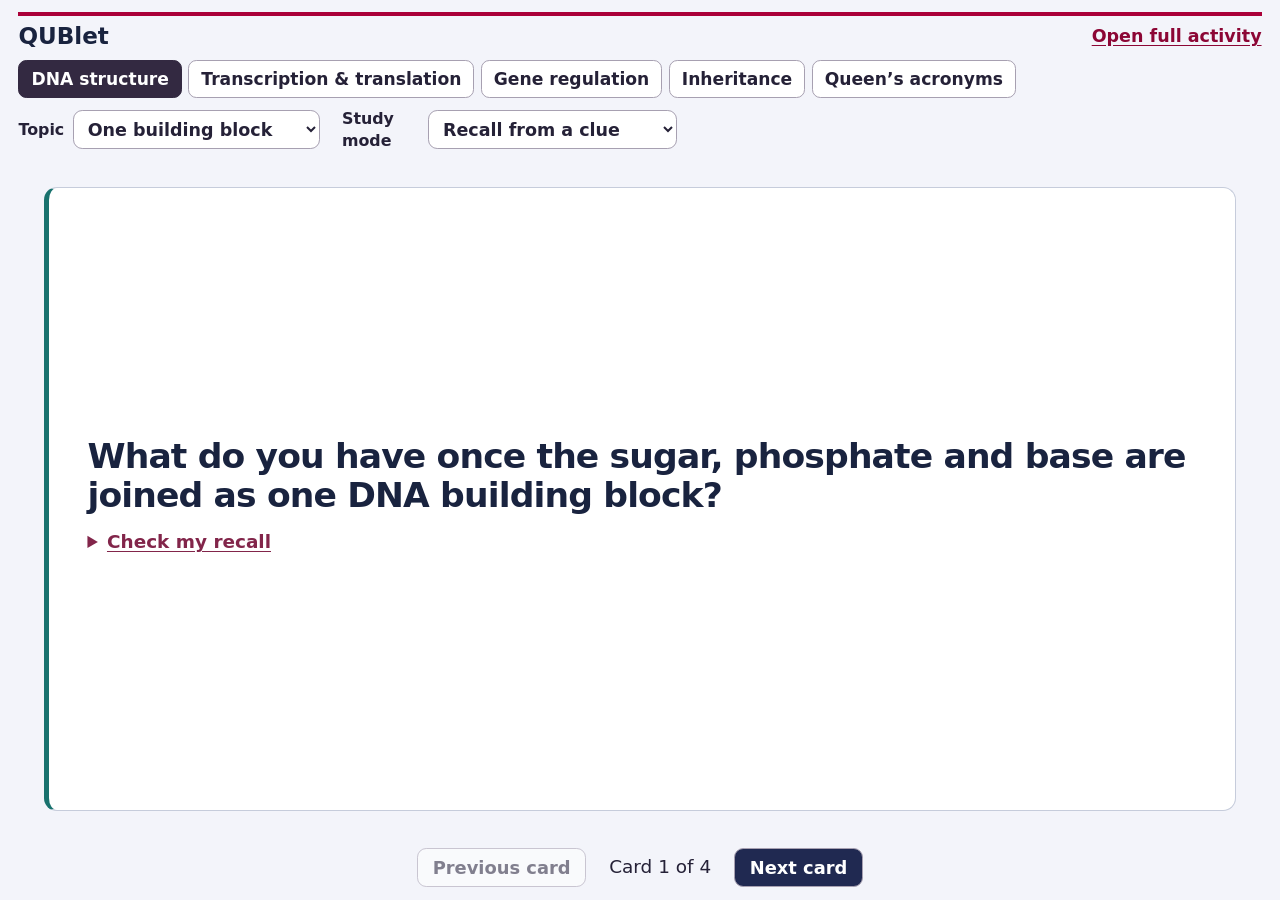
<file: vibe-coding/slides/qblit.html>
<!doctype html>
<html lang="en-GB">
<head><meta charset="utf-8"><meta name="viewport" content="width=device-width,initial-scale=1"><link rel="icon" href="data:,"><title>Workshop boards · QUBlet Lab</title><style>:root{color-scheme:light;--ink:#252137;--muted:#514d63;--line:#ccc5d4;--plum:#722141}
*{box-sizing:border-box}body{margin:0;background:#f6f5f8;color:var(--ink);font:1rem/1.55 "Segoe UI",system-ui,sans-serif}
main{max-width:1150px;margin:auto;padding:clamp(.75rem,3vw,2rem)}header,.header-actions,.board-tools,.actions{display:flex;flex-wrap:wrap;align-items:center;gap:.65rem}header{justify-content:space-between;padding-bottom:.7rem;border-bottom:1px solid var(--line)}.brand{font-weight:750;color:var(--plum);letter-spacing:-.035em;font-size:1.16rem}
h1,h2,h3,h4,p{margin:0}h1{font-size:clamp(1.5rem,3.6vw,2.7rem);letter-spacing:-.045em;margin:.8rem 0 .55rem;line-height:1.16}h2{font-size:clamp(1.35rem,2.8vw,2.1rem);line-height:1.17;letter-spacing:-.03em}h3{font-size:1.08rem}h4{font-size:1rem}
button,select,input,textarea{font:inherit;color:inherit}button,select,input,textarea{border:1px solid #a7a0b1;border-radius:.5rem;background:white}button,select{padding:.48rem .8rem;min-height:2.65rem}button,summary,select{cursor:pointer}button{font-weight:650}.primary,button[aria-pressed="true"]{background:var(--plum);color:white}button:hover,summary:hover,a:hover{filter:brightness(.92)}a{color:#51306f;text-underline-offset:3px;overflow-wrap:anywhere}
:focus-visible{outline:3px solid #5042ad;outline-offset:3px}.skip{position:absolute;left:-9999px}.skip:focus{position:fixed;top:.5rem;left:.5rem;z-index:10;background:white;padding:.5rem}
[hidden]{display:none!important}[role=tablist]{display:flex;flex-wrap:wrap;gap:.35rem;margin:.6rem 0 1rem}[role=tab]{font-size:.92rem}[role=tab][aria-selected=true]{background:#332941;color:white;border-color:#332941}
.board{background:#f0edf5 radial-gradient(#71627d25 1px,transparent 1px);background-size:14px 14px;border:1px solid #c5bfce;border-radius:1rem;overflow:clip}.intro{padding:clamp(1rem,2.5vw,1.7rem);background:linear-gradient(115deg,#fffaf4,#eee7f8);border-top:3px solid #a33860}.intro p{margin:.4rem 0 .5rem;max-width:80ch}.intro small,.hint,#count{color:var(--muted);font-size:.88rem}
.board-tools{align-items:end;padding:.8rem clamp(.85rem,2vw,1.5rem);background:#fffdfd;border-block:1px solid var(--line)}label{font-weight:650;display:block}select,input,textarea{display:block;width:100%;margin-top:.2rem}input,textarea{padding:.5rem .65rem}textarea{resize:vertical}.board-tools label{font-size:.86rem}.board-tools select{font-size:.94rem}.board-tools #count{margin-left:auto;padding-bottom:.5rem}
#wall{padding:clamp(.8rem,2vw,1.45rem)}.group+.group{margin-top:1.3rem}.cards{display:grid;grid-template-columns:repeat(auto-fit,minmax(min(100%,210px),1fr));gap:.75rem;margin-top:.5rem;align-items:start}.note{min-width:0;padding:.85rem 1rem 1rem;border:1px solid #695d703b;border-radius:.22rem .22rem .9rem .22rem;background:#fff1bf;box-shadow:0 5px 14px -12px #39334e;overflow-wrap:anywhere}.note[data-colour=Mint]{background:#dff2e6}.note[data-colour=Lilac]{background:#ede3fb}.note[data-colour=Rose]{background:#ffe2e5}.note p{margin-top:.4rem;white-space:pre-wrap}.note a,.note button{display:block;margin-top:.65rem;font-size:.86rem}.note button{background:#fffc}.answer summary{padding:.5rem 0;text-decoration:underline;text-underline-offset:3px}.answer[open]>summary{margin-bottom:.25rem}.answer{margin-top:.4rem}
main>details{background:white;border:1px solid var(--line);border-radius:.7rem;margin-top:.7rem}summary{padding:.75rem 1rem;font-weight:700}.inside{display:grid;gap:.65rem;padding:0 1rem 1rem}.inside>button{justify-self:start}.inside details{border-top:1px solid var(--line)}.inside details>summary,.inside .inside{padding-left:0;padding-right:0}.actions a{font-weight:650}.remember{font-weight:650}#status{color:var(--plum);min-height:1.5em;margin-top:.35rem}
dialog{width:min(32rem,94vw);max-height:90vh;overflow:auto;border:1px solid var(--line);border-radius:1rem;box-shadow:0 1rem 5rem #24182c44}dialog::backdrop{background:#24182c65}dialog form{display:grid;gap:.65rem}
@media(max-width:520px){.board-tools>label{flex:1 1 9rem}.board-tools #count{margin:0;padding:0;width:100%}.header-actions{gap:.3rem}.header-actions button{font-size:.84rem;padding-inline:.55rem}}
@media print{.skip,header,[role=tablist],.board-tools,main>details,#status,.note button{display:none!important}body,.board,.intro{background:white}.board{overflow:visible}.note{break-inside:avoid;box-shadow:none}.cards{display:block}.note{margin:.45rem 0}.group h3{break-after:avoid}}
</style><style>
:root{font:clamp(16px,2.05vh,20px)/1.35 system-ui,"Segoe UI",sans-serif;color:#19233f;background:#f3f4fa;color-scheme:light}*{box-sizing:border-box}body{margin:0;font:inherit;background:#f3f4fa}main{margin:0 auto;max-width:110rem;padding:.65rem 1rem;height:100vh;height:100dvh;display:grid;grid-template-rows:auto auto minmax(0,1fr);gap:.55rem}header{display:flex;justify-content:space-between;align-items:center;min-height:0;border:0;border-radius:0;border-top:.24rem solid #aa0039;background:transparent;color:#19233f;padding:.4rem 0 0;margin:0}header h1{font-size:1.25rem;margin:0;color:#19233f;letter-spacing:normal}header a{font-size:.95rem;color:#8c0635;text-decoration:underline;font-weight:650}header .header-actions,header .brand,.board .intro,#private-notes,#tools,#status,#count{display:none}#tabs{display:flex;flex-wrap:nowrap;gap:.35rem;margin:0;padding:0;border:none;background:transparent}#tabs button{font:600 .93rem/1.2 inherit;font-family:inherit;font-size:.93rem;line-height:1.2;border-radius:.45rem;padding:.42rem .65rem;min-height:2.05rem;margin:0}#panels,#panels>[role=tabpanel],.board{height:100%;min-height:0}#panels .board{display:grid;grid-template-rows:auto minmax(0,1fr) auto;gap:.55rem;padding:0;margin:0;border:0;border-radius:0;background:transparent;box-shadow:none}.board-tools{display:flex;gap:1.2rem;justify-content:flex-start;align-items:center;flex-wrap:nowrap;border:0;padding:0;margin:0;background:none}.board-tools label{display:flex;align-items:center;gap:.45rem;font-size:.86rem}.board-tools select{font-size:.95rem;min-height:2.1rem;padding:.3rem .55rem;margin:0;max-width:43vw}.board-tools label:last-of-type select{max-width:24vw}#wall{display:block;min-height:0;align-self:stretch}.group,.group .cards{height:100%;margin:0;min-height:0;display:block;padding:0}.group>h3{display:none}.note:not([hidden]){height:100%;min-height:0;display:flex;flex-direction:column;align-items:flex-start;justify-content:center;gap:.5rem;padding:clamp(12px,2.3vh,30px) clamp(20px,3vw,52px);background:#fff;border:1px solid #c6ccdb;border-left:.32rem solid #19726e;border-radius:.7rem;color:#19233f;box-shadow:none}.note::before,.note::after{display:none}.note h4{font-size:clamp(1.25rem,2.7vw,2.45rem);line-height:1.13;letter-spacing:-.025em;margin:0;max-width:58ch}.note p,.note .answer p{font-size:1.12rem;line-height:1.33;margin:.25rem 0}.note .answer{background:none;padding:0;margin:0;max-width:none}.note .answer summary{font-size:1rem;color:#82254a;cursor:pointer;display:list-item;padding:.32rem 0}.note .answer strong{display:block;font-size:1.18rem;margin:.15rem 0}.note a,.note .answer a{font-size:.93rem;margin:0}#pager{display:flex;justify-content:center;align-items:center;gap:1rem;min-height:2.25rem}#pager button{font:600 .97rem/1.2 system-ui;padding:.42rem .8rem;min-height:2.1rem}#next-card{background:#202951;color:white}#pager button:disabled{opacity:.55}#page-status{font-variant-numeric:tabular-nums;min-width:6rem;text-align:center}button:focus-visible,select:focus-visible,summary:focus-visible,a:focus-visible{outline:3px solid #006899;outline-offset:2px}#panels [hidden],.group[hidden],.note[hidden]{display:none!important}
@media(max-aspect-ratio:1/1),(max-height:380px){main{height:auto;min-height:100dvh;display:flex;flex-direction:column}#panels,#panels>[role=tabpanel],.board,.group,.group .cards{height:auto}#panels .board{display:flex;flex-direction:column}#wall{padding:.5rem 0}#tabs,.board-tools{flex-wrap:wrap}.board-tools select,.board-tools label:last-of-type select{max-width:70vw}.note:not([hidden]){height:auto;min-height:15rem}#pager{flex-wrap:wrap}}
</style></head>
<body><a class="skip" href="#current">Skip to board</a><main>
<header><h1>QUBlet</h1><a id="full-screen" href="https://queens-copilot-in-30.pptech79.chatgpt.site/vibe-coding/samples/qblit.html" target="_blank" rel="noopener">Open full activity</a><span class="brand" hidden>QUBlet Lab</span><div class="header-actions"><button id="notes-jump">My notes</button><button id="tools-jump">Teaching tools</button></div></header>

<div id="tabs" role="tablist" aria-label="Choose a board"></div>
<div id="panels"></div>
<section id="current" tabindex="-1" aria-labelledby="board-name" class="board">
<div class="intro"><h2 id="board-name"></h2><p id="question"></p><small id="credit"></small></div>
<div class="board-tools"><label>Topic<select id="topic"></select></label><label>Study mode<select id="mode"><option value="read">Read notes</option><option value="recall">Recall from a clue</option></select></label><span id="count"></span></div>
<div id="wall"></div>
<nav id="pager" aria-label="Recall cards"><button id="previous-card" type="button">Previous card</button><span id="page-status" aria-live="polite"></span><button id="next-card" type="button">Next card</button></nav>
</section>
<details id="private-notes"><summary>My study notes</summary><div class="inside">
<label for="learner-note" id="learner-label">Notes on this board</label><textarea id="learner-note" rows="4" maxlength="24000" placeholder="Explain a concept, record a source page, or write a question."></textarea>
<p class="hint">Your notes stay in this open page. Download them before closing or refreshing it.</p><button id="download-notes">Download my notes (.txt)</button>
</div></details>
<details id="tools"><summary>Teaching tools</summary><div class="inside">
<p>Edit the teaching notes for this board. Both HTML downloads include every board and work offline. Source links open online.</p>
<div class="actions"><button id="edit" aria-pressed="false">Edit notes</button><button id="add" hidden>Add a teaching note</button></div>
<div class="actions"><button id="editable">Save editable HTML</button><button id="student">Save learner HTML</button></div>
<details><summary>Embed in Canvas</summary><div class="inside"><p>Paste this snippet into the Canvas page’s HTML editor. The link underneath the frame opens the same board in a full window.</p><p id="custom-help" hidden>Upload the saved learner HTML to an approved host, then enter its published HTTPS address to embed your edited collection.</p><label id="custom-label" hidden>Published learner HTML address<input type="url" id="custom-url" placeholder="https://"></label><label>Canvas embed code<textarea id="embed" rows="4" readonly></textarea></label><div class="actions"><button id="copy">Copy embed code</button><a id="open-learner" target="_blank" rel="noopener noreferrer">Open learner board</a></div></div></details>
</div></details>
<p id="status" role="status"></p>
<dialog id="editor" aria-labelledby="edit-title"><form id="edit-form"><h2 id="edit-title">Edit teaching note</h2><label>Topic<select id="edit-topic"></select></label><label>Term or concept<input id="edit-name" required maxlength="110"></label><label>Explanation<textarea id="edit-body" rows="3" required maxlength="1500"></textarea></label><label>Recall clue<textarea id="edit-clue" rows="2" required maxlength="900"></textarea></label><label>Source link (HTTPS)<input id="edit-url" type="url" required maxlength="3000"></label><label>Source label<input id="edit-link" required maxlength="100"></label><div class="actions"><button type="submit" class="primary">Save note</button><button type="button" id="cancel">Cancel</button></div></form></dialog>
<noscript><p>Enable JavaScript to switch boards or download your study notes.</p></noscript>
</main><script id="book-data" type="application/json">{"boards":[{"version":2,"layout":"Columns","theme":"Aurora","id":"dna-structure","tab":"DNA structure","name":"The Structure of DNA, Genes, and Genomes","question":"Explain how a DNA building block, a double strand, a packaged chromosome and a genome relate to one another.","credit":"Teaching material shared by Dr Dan Corbett · PMC1026 Pharmaceutical Physiology","topics":["One building block","Two strands","DNA packaging","Reading the genome"],"notes":[{"topic":0,"colour":"Honey","body":"DNA nucleotide\nA unit of DNA made of deoxyribose, a phosphate group and a nitrogenous base.","clue":"What do you have once the sugar, phosphate and base are joined as one DNA building block?","url":"https://queens-copilot-in-30.pptech79.chatgpt.site/vibe-coding/samples/sources/dna-structure.pdf#page=8","linkText":"Lecture PDF, p. 8"},{"topic":0,"colour":"Honey","body":"Deoxyribose\nThe five-carbon sugar in a DNA nucleotide.","clue":"Which component of a DNA nucleotide is a pentose sugar?","url":"https://queens-copilot-in-30.pptech79.chatgpt.site/vibe-coding/samples/sources/dna-structure.pdf#page=8","linkText":"Lecture PDF, p. 8"},{"topic":0,"colour":"Honey","body":"Purine\nA double-ring base. Adenine and guanine are the two in DNA.","clue":"Which family would you assign a DNA base with two fused rings to?","url":"https://queens-copilot-in-30.pptech79.chatgpt.site/vibe-coding/samples/sources/dna-structure.pdf#page=10","linkText":"Lecture PDF, p. 10"},{"topic":0,"colour":"Honey","body":"Pyrimidine\nA single-ring base. Cytosine and thymine are the two in DNA.","clue":"What family do thymine and cytosine belong to on the basis of their ring structure?","url":"https://queens-copilot-in-30.pptech79.chatgpt.site/vibe-coding/samples/sources/dna-structure.pdf#page=10","linkText":"Lecture PDF, p. 10"},{"topic":1,"colour":"Mint","body":"Phosphodiester bond\nA bond that links neighbouring nucleotides along the sugar–phosphate backbone of a DNA strand.","clue":"Which bond would you label along the backbone between neighbouring nucleotides?","url":"https://queens-copilot-in-30.pptech79.chatgpt.site/vibe-coding/samples/sources/dna-structure.pdf#page=11","linkText":"Lecture PDF, p. 11"},{"topic":1,"colour":"Mint","body":"Hydrogen bond\nAn interaction between complementary bases that helps hold the two DNA strands together.","clue":"Which type of interaction would you label between the paired bases across the two strands?","url":"https://queens-copilot-in-30.pptech79.chatgpt.site/vibe-coding/samples/sources/dna-structure.pdf#page=11","linkText":"Lecture PDF, p. 11"},{"topic":1,"colour":"Mint","body":"Complementary base pairing\nIn double-stranded DNA, adenine pairs with thymine and cytosine pairs with guanine.","clue":"Which rule lets you infer the partner opposite a DNA base?","url":"https://queens-copilot-in-30.pptech79.chatgpt.site/vibe-coding/samples/sources/dna-structure.pdf#page=14","linkText":"Lecture PDF, p. 14"},{"topic":1,"colour":"Mint","body":"Antiparallel\nDescribes two DNA strands that run in opposite directions.","clue":"Which word describes the orientation of two DNA strands drawn with arrows pointing in opposite directions?","url":"https://queens-copilot-in-30.pptech79.chatgpt.site/vibe-coding/samples/sources/dna-structure.pdf#page=14","linkText":"Lecture PDF, p. 14"},{"topic":2,"colour":"Lilac","body":"Double helix\nThe usual shape of two DNA strands twisted around one another.","clue":"What is the name of the shape made when the two strands wind around each other?","url":"https://queens-copilot-in-30.pptech79.chatgpt.site/vibe-coding/samples/sources/dna-structure.pdf#page=13","linkText":"Lecture PDF, p. 13"},{"topic":2,"colour":"Lilac","body":"Histone\nA protein around which DNA wraps during packaging.","clue":"What is the protein component at the centre of the DNA wrap?","url":"https://queens-copilot-in-30.pptech79.chatgpt.site/vibe-coding/samples/sources/dna-structure.pdf#page=16","linkText":"Lecture PDF, p. 16"},{"topic":2,"colour":"Lilac","body":"Nucleosome\nA unit of packaging made when a stretch of DNA wraps around histone proteins.","clue":"What is the DNA-and-protein unit formed by wrapping DNA around histones?","url":"https://queens-copilot-in-30.pptech79.chatgpt.site/vibe-coding/samples/sources/dna-structure.pdf#page=16","linkText":"Lecture PDF, p. 16"},{"topic":2,"colour":"Lilac","body":"Chromatin\nDNA associated with packaging proteins, including the histones in nucleosomes.","clue":"What name describes the material containing DNA and its packaging proteins?","url":"https://queens-copilot-in-30.pptech79.chatgpt.site/vibe-coding/samples/sources/dna-structure.pdf#page=16","linkText":"Lecture PDF, p. 16"},{"topic":3,"colour":"Rose","body":"Protein-coding gene\nAn inherited stretch of DNA that carries instructions for making a particular protein.","clue":"Which unit would you point to if the question asked for the instructions for one particular protein?","url":"https://queens-copilot-in-30.pptech79.chatgpt.site/vibe-coding/samples/sources/dna-structure.pdf#page=20","linkText":"Lecture PDF, p. 20"},{"topic":3,"colour":"Rose","body":"Non-coding DNA\nDNA that does not encode a protein. Some regions help control gene expression or support chromosome structure.","clue":"Which broad category includes DNA regions that regulate genes without encoding proteins?","url":"https://queens-copilot-in-30.pptech79.chatgpt.site/vibe-coding/samples/sources/dna-structure.pdf#page=21","linkText":"Lecture PDF, p. 21"},{"topic":3,"colour":"Rose","body":"Promoter\nA DNA region where machinery assembles to start transcription.","clue":"Which region of a gene would you look for to identify where the reading process begins?","url":"https://queens-copilot-in-30.pptech79.chatgpt.site/vibe-coding/samples/sources/dna-structure.pdf#page=22","linkText":"Lecture PDF, p. 22"},{"topic":3,"colour":"Rose","body":"Genome\nThe complete set of genetic material in a cell.","clue":"Which word would you use for the full DNA collection, including regions outside protein-coding genes?","url":"https://queens-copilot-in-30.pptech79.chatgpt.site/vibe-coding/samples/sources/dna-structure.pdf#page=28","linkText":"Lecture PDF, p. 28"}]},{"version":2,"layout":"Columns","theme":"Aurora","id":"transcription-translation","tab":"Transcription & translation","name":"Gene Transcription and Translation","question":"Distinguish making an RNA copy, processing that transcript and using its codons to build an amino acid chain.","credit":"Teaching material shared by Dr Dan Corbett · PMC1026 Pharmaceutical Physiology","topics":["Making the RNA copy","Processing the transcript","Reading the message","Building the chain"],"notes":[{"topic":0,"colour":"Honey","body":"Transcription\nThe process that uses a DNA template to produce an RNA transcript.","clue":"Which process has made an RNA copy when no amino acids have yet been joined?","url":"https://queens-copilot-in-30.pptech79.chatgpt.site/vibe-coding/samples/sources/transcription-translation.pdf#page=8","linkText":"Lecture PDF, p. 8"},{"topic":0,"colour":"Honey","body":"RNA polymerase\nThe enzyme that reads a DNA template and joins complementary RNA nucleotides.","clue":"Which enzyme moves along exposed DNA as the RNA strand grows?","url":"https://queens-copilot-in-30.pptech79.chatgpt.site/vibe-coding/samples/sources/transcription-translation.pdf#page=12","linkText":"Lecture PDF, p. 12"},{"topic":0,"colour":"Honey","body":"Template strand\nThe DNA strand that RNA polymerase reads to make a complementary RNA chain.","clue":"Which of the two DNA strands supplies the base-pairing pattern during transcription?","url":"https://queens-copilot-in-30.pptech79.chatgpt.site/vibe-coding/samples/sources/transcription-translation.pdf#page=16","linkText":"Lecture PDF, p. 16"},{"topic":0,"colour":"Honey","body":"Transcription bubble\nThe locally opened part of the DNA double helix where the template is being read.","clue":"What name does the lecture give the short open region around the moving RNA polymerase?","url":"https://queens-copilot-in-30.pptech79.chatgpt.site/vibe-coding/samples/sources/transcription-translation.pdf#page=12","linkText":"Lecture PDF, p. 12"},{"topic":1,"colour":"Mint","body":"Pre-mRNA\nAn initial RNA copy that still needs processing before becoming mature mRNA.","clue":"What is the transcript labelled at the top of the splicing diagram, before any segment is removed?","url":"https://queens-copilot-in-30.pptech79.chatgpt.site/vibe-coding/samples/sources/transcription-translation.pdf#page=24","linkText":"Lecture PDF, p. 24"},{"topic":1,"colour":"Mint","body":"Intron\nA segment present in the initial transcript that is removed during splicing.","clue":"Which part of the initial RNA is looped out in the splicing diagram?","url":"https://queens-copilot-in-30.pptech79.chatgpt.site/vibe-coding/samples/sources/transcription-translation.pdf#page=24","linkText":"Lecture PDF, p. 24"},{"topic":1,"colour":"Mint","body":"Exon\nA segment retained in the spliced RNA. The diagram shows two of these joined together.","clue":"Which type of segment appears on both sides of the removed loop and remains in the mature RNA?","url":"https://queens-copilot-in-30.pptech79.chatgpt.site/vibe-coding/samples/sources/transcription-translation.pdf#page=24","linkText":"Lecture PDF, p. 24"},{"topic":1,"colour":"Mint","body":"RNA splicing\nProcessing that removes introns and joins the retained exons of an RNA transcript.","clue":"Which processing event explains why two previously separated segments sit side by side in mature mRNA?","url":"https://queens-copilot-in-30.pptech79.chatgpt.site/vibe-coding/samples/sources/transcription-translation.pdf#page=24","linkText":"Lecture PDF, p. 24"},{"topic":2,"colour":"Lilac","body":"Codon\nA three-nucleotide unit in mRNA read during translation.","clue":"What is the name of one three-letter unit read on the messenger RNA?","url":"https://queens-copilot-in-30.pptech79.chatgpt.site/vibe-coding/samples/sources/transcription-translation.pdf#page=27","linkText":"Lecture PDF, p. 27"},{"topic":2,"colour":"Lilac","body":"Start codon\nIn the lecture's example, AUG marks where translation starts and specifies methionine.","clue":"What kind of signal both starts translation and specifies the first amino acid in this example?","url":"https://queens-copilot-in-30.pptech79.chatgpt.site/vibe-coding/samples/sources/transcription-translation.pdf#page=30","linkText":"Lecture PDF, p. 30"},{"topic":2,"colour":"Lilac","body":"Stop codon\nA codon that signals the end of translation without specifying an amino acid.","clue":"Which signal means that the amino acid chain is complete?","url":"https://queens-copilot-in-30.pptech79.chatgpt.site/vibe-coding/samples/sources/transcription-translation.pdf#page=29","linkText":"Lecture PDF, p. 29"},{"topic":2,"colour":"Lilac","body":"Anticodon\nA three-base sequence on tRNA that pairs with a complementary mRNA codon.","clue":"What is the matching three-base sequence carried by the adaptor molecule?","url":"https://queens-copilot-in-30.pptech79.chatgpt.site/vibe-coding/samples/sources/transcription-translation.pdf#page=32","linkText":"Lecture PDF, p. 32"},{"topic":3,"colour":"Rose","body":"Transfer RNA (tRNA)\nAn adaptor that carries a particular amino acid and pairs its anticodon with an mRNA codon.","clue":"Which molecule connects a codon on the message with its corresponding amino acid?","url":"https://queens-copilot-in-30.pptech79.chatgpt.site/vibe-coding/samples/sources/transcription-translation.pdf#page=32","linkText":"Lecture PDF, p. 32"},{"topic":3,"colour":"Rose","body":"Ribosome\nThe molecular machinery that reads mRNA and brings the appropriate tRNAs together during translation.","clue":"Which structure assembles around the message and reads along it as the chain grows?","url":"https://queens-copilot-in-30.pptech79.chatgpt.site/vibe-coding/samples/sources/transcription-translation.pdf#page=32","linkText":"Lecture PDF, p. 32"},{"topic":3,"colour":"Rose","body":"Translation\nThe process in which ribosomes read mRNA codons to produce an amino acid sequence.","clue":"What process turns a message written in RNA nucleotides into a chain written in amino acids?","url":"https://queens-copilot-in-30.pptech79.chatgpt.site/vibe-coding/samples/sources/transcription-translation.pdf#page=33","linkText":"Lecture PDF, p. 33"},{"topic":3,"colour":"Rose","body":"Primary protein structure\nThe order of the amino acids in a polypeptide chain.","clue":"What level of structure have you described if you have listed the amino acids in their order along a chain?","url":"https://queens-copilot-in-30.pptech79.chatgpt.site/vibe-coding/samples/sources/transcription-translation.pdf#page=35","linkText":"Lecture PDF, p. 35"}]},{"version":2,"layout":"Columns","theme":"Aurora","id":"transcription-regulation","tab":"Gene regulation","name":"Regulation of Transcription","question":"Use a regulatory diagram to distinguish a DNA site from the protein that binds there, and explain how the combination can affect transcription.","credit":"Teaching material shared by Dr Dan Corbett · PMC1026 Pharmaceutical Physiology","topics":["Why expression varies","A regulatory site and its partner","Access to DNA","Signals and cell identity"],"notes":[{"topic":0,"colour":"Honey","body":"Transcriptional regulation\nControl of when a gene is transcribed and how much RNA is made.","clue":"Which term covers changing the amount of RNA made from a gene as a cell’s needs change?","url":"https://queens-copilot-in-30.pptech79.chatgpt.site/vibe-coding/samples/sources/transcription-regulation.pdf#page=8","linkText":"Lecture PDF, p. 8"},{"topic":0,"colour":"Honey","body":"Constitutive gene\nA gene expressed on an ongoing basis to support functions the cell regularly needs.","clue":"Which term does the lecture use for genes that are routinely expressed for everyday cellular functions?","url":"https://queens-copilot-in-30.pptech79.chatgpt.site/vibe-coding/samples/sources/transcription-regulation.pdf#page=6","linkText":"Lecture PDF, p. 6"},{"topic":0,"colour":"Honey","body":"Promoter\nA DNA region near a gene’s transcription start where the basic transcription machinery assembles.","clue":"Which DNA region marks where the basic machinery begins transcription?","url":"https://queens-copilot-in-30.pptech79.chatgpt.site/vibe-coding/samples/sources/transcription-regulation.pdf#page=11","linkText":"Lecture PDF, p. 11"},{"topic":0,"colour":"Honey","body":"Promoter-proximal element\nA regulatory DNA site near the promoter where binding proteins can fine-tune transcription.","clue":"What is the name for a nearby regulatory site that adjusts the basic activity of the promoter?","url":"https://queens-copilot-in-30.pptech79.chatgpt.site/vibe-coding/samples/sources/transcription-regulation.pdf#page=13","linkText":"Lecture PDF, p. 13"},{"topic":1,"colour":"Mint","body":"Enhancer\nA regulatory DNA region that can support increased transcription when appropriate proteins bind.","clue":"What is the name of the DNA site that an activator binds in the lecture’s diagram?","url":"https://queens-copilot-in-30.pptech79.chatgpt.site/vibe-coding/samples/sources/transcription-regulation.pdf#page=17","linkText":"Lecture PDF, p. 17"},{"topic":1,"colour":"Mint","body":"Activator\nA protein that can increase transcription when it acts at a regulatory site.","clue":"Which protein binds the enhancer in the lecture's example and favours more transcription?","url":"https://queens-copilot-in-30.pptech79.chatgpt.site/vibe-coding/samples/sources/transcription-regulation.pdf#page=17","linkText":"Lecture PDF, p. 17"},{"topic":1,"colour":"Mint","body":"Silencer\nA regulatory DNA region where a bound repressor can reduce transcription.","clue":"What is the DNA site called in the example where a bound protein reduces transcription?","url":"https://queens-copilot-in-30.pptech79.chatgpt.site/vibe-coding/samples/sources/transcription-regulation.pdf#page=17","linkText":"Lecture PDF, p. 17"},{"topic":1,"colour":"Mint","body":"Repressor\nA regulatory protein that can decrease transcription of a gene.","clue":"What is the name of the protein partner at the silencer in the example?","url":"https://queens-copilot-in-30.pptech79.chatgpt.site/vibe-coding/samples/sources/transcription-regulation.pdf#page=17","linkText":"Lecture PDF, p. 17"},{"topic":2,"colour":"Lilac","body":"DNA looping\nBending of DNA that brings regulatory elements near machinery at the promoter in three-dimensional space.","clue":"What feature of the diagram explains how two sites far apart along one DNA molecule can meet?","url":"https://queens-copilot-in-30.pptech79.chatgpt.site/vibe-coding/samples/sources/transcription-regulation.pdf#page=15","linkText":"Lecture PDF, p. 15"},{"topic":2,"colour":"Lilac","body":"DNA methylation\nAddition of methyl groups to DNA. The lecture shows promoter methylation as one influence that can reduce transcription.","clue":"Which modification adds methyl groups to DNA in the promoter example?","url":"https://queens-copilot-in-30.pptech79.chatgpt.site/vibe-coding/samples/sources/transcription-regulation.pdf#page=19","linkText":"Lecture PDF, p. 19"},{"topic":2,"colour":"Lilac","body":"Histone acetylation\nAddition of acetyl groups to histones. In the lecture example this makes DNA more accessible for transcription.","clue":"Which modification adds acetyl groups to the proteins that package DNA?","url":"https://queens-copilot-in-30.pptech79.chatgpt.site/vibe-coding/samples/sources/transcription-regulation.pdf#page=20","linkText":"Lecture PDF, p. 20"},{"topic":2,"colour":"Lilac","body":"Histone deacetylation\nRemoval of acetyl groups from histones. In the lecture example this favours a less accessible state.","clue":"What is the name of the process that removes the acetyl groups from these packaging proteins?","url":"https://queens-copilot-in-30.pptech79.chatgpt.site/vibe-coding/samples/sources/transcription-regulation.pdf#page=20","linkText":"Lecture PDF, p. 20"},{"topic":3,"colour":"Rose","body":"Transcription factor\nA protein that influences transcription by binding a specific DNA sequence in the lecture examples.","clue":"Which general class includes many proteins that recognise regulatory DNA sequences?","url":"https://queens-copilot-in-30.pptech79.chatgpt.site/vibe-coding/samples/sources/transcription-regulation.pdf#page=22","linkText":"Lecture PDF, p. 22"},{"topic":3,"colour":"Rose","body":"Post-translational modification\nA chemical change to a protein after it has been made. This can alter the activity of a transcription factor.","clue":"What type of change could regulate an existing factor by chemically modifying the protein itself?","url":"https://queens-copilot-in-30.pptech79.chatgpt.site/vibe-coding/samples/sources/transcription-regulation.pdf#page=25","linkText":"Lecture PDF, p. 25"},{"topic":3,"colour":"Rose","body":"Ligand binding\nAttachment of another molecule to a protein, which can change the protein’s shape and activity.","clue":"Which interaction changes a factor's shape when another molecule attaches?","url":"https://queens-copilot-in-30.pptech79.chatgpt.site/vibe-coding/samples/sources/transcription-regulation.pdf#page=25","linkText":"Lecture PDF, p. 25"},{"topic":3,"colour":"Rose","body":"Nuclear localisation\nMovement or targeting of a protein to the nucleus, where a transcription factor can reach its DNA target.","clue":"Which change in a factor’s location could bring an already active protein to its site of action?","url":"https://queens-copilot-in-30.pptech79.chatgpt.site/vibe-coding/samples/sources/transcription-regulation.pdf#page=25","linkText":"Lecture PDF, p. 25"}]},{"version":2,"layout":"Columns","theme":"Aurora","id":"inheritance","tab":"Inheritance","name":"Inheritance of Genes","question":"Read a cell-division diagram by tracking original DNA strands, chromosome sets and the structures that separate at each division.","credit":"Teaching material shared by Dr Dan Corbett · PMC1026 Pharmaceutical Physiology","topics":["Copying DNA","Reading mitosis","Reading meiosis","Explaining variation"],"notes":[{"topic":0,"colour":"Honey","body":"DNA replication\nCopying DNA before cell division so that the genetic material can pass to daughter cells.","clue":"Which process creates two copies of the DNA before it is distributed during division?","url":"https://queens-copilot-in-30.pptech79.chatgpt.site/vibe-coding/samples/sources/inheritance.pdf#page=4","linkText":"Lecture PDF, p. 4"},{"topic":0,"colour":"Honey","body":"Semi-conservative replication\nEach new DNA double helix contains one parental strand and one newly made strand.","clue":"Which description of replication explains the origin of the two strands in each daughter DNA molecule?","url":"https://queens-copilot-in-30.pptech79.chatgpt.site/vibe-coding/samples/sources/inheritance.pdf#page=5","linkText":"Lecture PDF, p. 5"},{"topic":0,"colour":"Honey","body":"Sister chromatids\nThe two copies of a replicated chromosome that remain joined before separation.","clue":"Which paired structures belong to one replicated chromosome before they are pulled apart?","url":"https://queens-copilot-in-30.pptech79.chatgpt.site/vibe-coding/samples/sources/inheritance.pdf#page=17","linkText":"Lecture PDF, p. 17"},{"topic":0,"colour":"Honey","body":"Centromere\nThe region where sister chromatids remain associated in the replicated chromosome shown.","clue":"Which chromosome region would you label at the join between the sister chromatids in the diagram?","url":"https://queens-copilot-in-30.pptech79.chatgpt.site/vibe-coding/samples/sources/inheritance.pdf#page=17","linkText":"Lecture PDF, p. 17"},{"topic":1,"colour":"Mint","body":"Mitosis\nNuclear division that distributes equivalent chromosome sets to daughter nuclei during growth and repair.","clue":"Which type of nuclear division maintains the chromosome complement during tissue growth?","url":"https://queens-copilot-in-30.pptech79.chatgpt.site/vibe-coding/samples/sources/inheritance.pdf#page=15","linkText":"Lecture PDF, p. 15"},{"topic":1,"colour":"Mint","body":"Metaphase\nThe stage of mitosis when the chromosomes are aligned across the middle of the cell.","clue":"At which stage would an observer see all the chromosomes arranged on the equator?","url":"https://queens-copilot-in-30.pptech79.chatgpt.site/vibe-coding/samples/sources/inheritance.pdf#page=19","linkText":"Lecture PDF, p. 19"},{"topic":1,"colour":"Mint","body":"Anaphase\nThe stage of mitosis when sister chromatids separate and move towards opposite poles.","clue":"At which stage of mitosis have the paired copies begun moving apart?","url":"https://queens-copilot-in-30.pptech79.chatgpt.site/vibe-coding/samples/sources/inheritance.pdf#page=20","linkText":"Lecture PDF, p. 20"},{"topic":1,"colour":"Mint","body":"Cytokinesis\nDivision of the cytoplasm that physically separates the daughter cells.","clue":"Which process still has to partition the cytoplasm after two daughter nuclei form?","url":"https://queens-copilot-in-30.pptech79.chatgpt.site/vibe-coding/samples/sources/inheritance.pdf#page=22","linkText":"Lecture PDF, p. 22"},{"topic":2,"colour":"Lilac","body":"Meiosis\nA sequence of two divisions that produces cells with one chromosome set after DNA has been copied once.","clue":"Which division programme reduces chromosome sets for sexual reproduction?","url":"https://queens-copilot-in-30.pptech79.chatgpt.site/vibe-coding/samples/sources/inheritance.pdf#page=27","linkText":"Lecture PDF, p. 27"},{"topic":2,"colour":"Lilac","body":"Meiosis I\nThe division in which homologous chromosomes separate while sister chromatids remain joined.","clue":"Which division has just finished when homologues have separated but each chromosome still has two chromatids?","url":"https://queens-copilot-in-30.pptech79.chatgpt.site/vibe-coding/samples/sources/inheritance.pdf#page=28","linkText":"Lecture PDF, p. 28"},{"topic":2,"colour":"Lilac","body":"Meiosis II\nThe division that separates sister chromatids after homologous chromosomes have already separated.","clue":"Which division separates the remaining paired chromatids without a new round of DNA copying?","url":"https://queens-copilot-in-30.pptech79.chatgpt.site/vibe-coding/samples/sources/inheritance.pdf#page=28","linkText":"Lecture PDF, p. 28"},{"topic":2,"colour":"Lilac","body":"Haploid\nHaving one set of chromosomes. A typical human gamete has 23 chromosomes.","clue":"What word describes a cell with one chromosome from each homologous pair?","url":"https://queens-copilot-in-30.pptech79.chatgpt.site/vibe-coding/samples/sources/inheritance.pdf#page=26","linkText":"Lecture PDF, p. 26"},{"topic":3,"colour":"Rose","body":"Crossing over\nExchange of corresponding DNA segments between homologous chromosomes in prophase I of meiosis.","clue":"Which event exchanges segments between the paired maternal and paternal chromosomes?","url":"https://queens-copilot-in-30.pptech79.chatgpt.site/vibe-coding/samples/sources/inheritance.pdf#page=31","linkText":"Lecture PDF, p. 31"},{"topic":3,"colour":"Rose","body":"Independent assortment\nDifferent homologous chromosome pairs orient independently during meiosis I, producing different combinations.","clue":"Which process creates different chromosome combinations through the way pairs line up at the first division?","url":"https://queens-copilot-in-30.pptech79.chatgpt.site/vibe-coding/samples/sources/inheritance.pdf#page=32","linkText":"Lecture PDF, p. 32"},{"topic":3,"colour":"Rose","body":"Diploid\nHaving two sets of chromosomes. Typical human somatic cells have 23 pairs.","clue":"What word describes the chromosome complement when both full sets are present?","url":"https://queens-copilot-in-30.pptech79.chatgpt.site/vibe-coding/samples/sources/inheritance.pdf#page=26","linkText":"Lecture PDF, p. 26"},{"topic":3,"colour":"Rose","body":"Fertilisation\nUnion of two haploid gametes that restores the diploid chromosome complement.","clue":"Which event brings two one-set contributions together to restore a two-set complement?","url":"https://queens-copilot-in-30.pptech79.chatgpt.site/vibe-coding/samples/sources/inheritance.pdf#page=34","linkText":"Lecture PDF, p. 34"}]},{"version":2,"layout":"Columns","theme":"Mint","id":"queens","tab":"Queen’s acronyms","name":"Queen’s acronyms at work","question":"Match a workplace clue to an abbreviation, then explain it to a colleague in ordinary language.","credit":"Based on published Queen’s University Belfast glossaries and service pages.","topics":["Everyday systems","Student voice","Learning and support","Faculties and schools","People and committees","Research and campus","Administration and compliance"],"notes":[{"topic":0,"colour":"Honey","body":"QOL\nQueen’s Online. The portal brings staff and student services together.","clue":"A colleague asks where to sign in for links to University services. Which three letters name the portal?","url":"https://www.qub.ac.uk/directorates/InformationServices/Services/Catalogue/QueensOnline/","linkText":"Queen’s Online service catalogue"},{"topic":0,"colour":"Honey","body":"Qsis\nQueen’s Student Information System. Student Administration uses the name Qsis for the system supporting the student lifecycle.","clue":"An administrator needs to look up a student’s enrolment record. Which system holds it?","url":"https://www.qub.ac.uk/directorates/academic-services/student-administration/","linkText":"Student Administration"},{"topic":0,"colour":"Honey","body":"Qfis\nQueen’s Financial Information System. This is the system named in the Finance business partner brief for recording new projects.","clue":"A finance colleague is setting up a project record. Which Queen’s system do they mean?","url":"https://hr.apps.qub.ac.uk/jobs/job_desc/23_111295.pdf?ts=20230918120623","linkText":"Queen’s Finance business partner role, finance systems"},{"topic":0,"colour":"Honey","body":"D&IS\nDigital and Information Services. Its catalogue covers services for staff and students.","clue":"Which University service area publishes the IT service catalogue?","url":"https://www.qub.ac.uk/directorates/InformationServices/Services/Catalogue/","linkText":"Digital and Information Services catalogue"},{"topic":0,"colour":"Honey","body":"MFA\nMulti-factor authentication. Queen’s uses this term when describing how people sign in to services including Qsis.","clue":"A sign-in needs a second way to check your identity. Which abbreviation might the IT desk use?","url":"https://www.qub.ac.uk/directorates/InformationServices/StatusofKeyServices/","linkText":"Digital and Information Services, status of key services"},{"topic":0,"colour":"Honey","body":"QVSD\nQueen’s Virtual Student Desktop. The service status page lists it separately from Queen’s Online.","clue":"Which service name describes a University desktop a student can access virtually?","url":"https://www.qub.ac.uk/directorates/InformationServices/StatusofKeyServices/","linkText":"Digital and Information Services, status of key services"},{"topic":0,"colour":"Honey","body":"CMS\nContent management system. A School website editor is working with published pages.","clue":"A web editor needs software for updating pages without building a whole website from scratch. Which type of system is that?","url":"https://blogs.qub.ac.uk/digitaldiscovery/wp-content/uploads/sites/156/2020/08/Digital-Glossary.pdf","linkText":"Queen’s digital learning glossary"},{"topic":0,"colour":"Honey","body":"PO\nPurchase order. Queen’s supplier guide uses this abbreviation in its invoicing guidance.","clue":"A supplier asks which order number to quote on an invoice. Which two letters identify it?","url":"https://www.qub.ac.uk/directorates/FinanceDirectorate/visitors/supplier-information/","linkText":"Finance Directorate, supplier information"},{"topic":1,"colour":"Mint","body":"NSS\nNational Student Survey. The published audience distinguishes it from surveys for postgraduates.","clue":"Which national survey asks final-year undergraduates about their course experience?","url":"https://www.qub.ac.uk/sites/my-queens/student-voice/access-survey-results/","linkText":"My Queen’s, access survey results"},{"topic":1,"colour":"Mint","body":"QSS\nQueen’s Student Survey. The student voice page discusses how the results help Course Reps and Schools.","clue":"Which locally named survey collects Queen’s students’ views about their course?","url":"https://www.qub.ac.uk/sites/my-queens/student-voice/access-survey-results/","linkText":"My Queen’s, access survey results"},{"topic":1,"colour":"Mint","body":"PTES\nPostgraduate Taught Experience Survey. Check the published list of surveys for the relevant year before sending an invitation.","clue":"Which national survey is designed for people on taught postgraduate courses?","url":"https://www.qub.ac.uk/directorates/academic-services/CentreforEducationalDevelopment/LearningTeachingandAssessment/Assessment/AssessmentandFeedback/StudentFeedback/StudentSurveys/","linkText":"Academic Services, Student Surveys"},{"topic":1,"colour":"Mint","body":"PRES\nPostgraduate Research Experience Survey. The research degree is the clue, even if a doctoral student attends taught workshops.","clue":"Which national survey asks postgraduate researchers about their experience?","url":"https://www.qub.ac.uk/directorates/academic-services/CentreforEducationalDevelopment/LearningTeachingandAssessment/Assessment/AssessmentandFeedback/StudentFeedback/StudentSurveys/","linkText":"Academic Services, Student Surveys"},{"topic":1,"colour":"Mint","body":"GOS\nGraduate Outcomes Survey. The survey policy describes the follow-up 15 months after course completion.","clue":"Which survey follows up people after they have finished their course?","url":"https://www.qub.ac.uk/directorates/AcademicStudentAffairs/CentreforEducationalDevelopment/LearningTeachingandAssessment/Assessment/AssessmentandFeedback/StudentFeedback/StudentSurveys/SurveysFileStore/StudentSurveysPolicy2024.pdf#page=4","linkText":"Student Surveys Policy, survey responsibilities, p. 4"},{"topic":1,"colour":"Mint","body":"SVC\nStudent Voice Committee. Each School has at least one such committee.","clue":"Where can Course Reps and staff discuss shared concerns about teaching and student support in their School?","url":"https://www.qub.ac.uk/sites/my-queens/student-voice/feedback-channels-and-course-representation/","linkText":"My Queen’s, feedback channels and course representation"},{"topic":1,"colour":"Mint","body":"SU\nStudents’ Union. A Course Rep looking for representation support can look for the Voice team.","clue":"Which student organisation’s Voice team supports course representation?","url":"https://www.qub.ac.uk/sites/my-queens/student-voice/feedback-channels-and-course-representation/","linkText":"My Queen’s, feedback channels and course representation"},{"topic":1,"colour":"Mint","body":"HEAR\nHigher Education Achievement Report. Student Registry explains the distinction between the report and the transcript.","clue":"Which document supplements a transcript with academic and non-academic achievements?","url":"https://www.qub.ac.uk/directorates/sgc/srecords/YourStudentRecord/Transcripts/","linkText":"Student Registry, transcripts and HEAR"},{"topic":1,"colour":"Mint","body":"HESA\nHigher Education Statistics Agency. The term appears in Queen’s information for students about graduate survey data.","clue":"Which organisation is named on the University’s Graduate Outcomes information as the recipient of responses?","url":"https://www.qub.ac.uk/directorates/academic-services/CentreforEducationalDevelopment/LearningTeachingandAssessment/Assessment/AssessmentandFeedback/StudentFeedback/StudentSurveys/","linkText":"Academic Services, Student Surveys"},{"topic":2,"colour":"Lilac","body":"CED\nCentre for Educational Development. The centre supports teaching, learning, assessment and curriculum design.","clue":"A teaching team wants advice on redesigning an assessment. Which Queen’s centre offers that consultancy?","url":"https://www.qub.ac.uk/directorates/academic-services/CentreforEducationalDevelopment/","linkText":"Centre for Educational Development"},{"topic":2,"colour":"Lilac","body":"VLE\nVirtual learning environment. The University’s glossary connects this term with online course materials and activities.","clue":"Canvas is Queen’s example of which kind of online space for teaching?","url":"https://blogs.qub.ac.uk/digitaldiscovery/wp-content/uploads/sites/156/2020/08/Digital-Glossary.pdf","linkText":"Queen’s digital learning glossary"},{"topic":2,"colour":"Lilac","body":"UDL\nUniversal Design for Learning. Queen’s guidance emphasises planning for learner variability from the outset.","clue":"A tutor anticipates different ways learners will access and respond to the same task. Which design approach is this?","url":"https://www.qub.ac.uk/directorates/academic-services/CentreforEducationalDevelopment/learning-teaching-assessment/UDL-Inclusivity/universal-design-for-learning/","linkText":"Universal Design for Learning at Queen’s"},{"topic":2,"colour":"Lilac","body":"OER\nOpen educational resource. Look at the reuse permission when selecting a resource for adaptation.","clue":"Which term describes teaching material in the public domain or released under a licence allowing reuse?","url":"https://blogs.qub.ac.uk/digitaldiscovery/wp-content/uploads/sites/156/2020/08/Digital-Glossary.pdf","linkText":"Queen’s digital learning glossary"},{"topic":2,"colour":"Lilac","body":"LMS\nLearning management system. This is a general digital-learning term in the Queen’s glossary.","clue":"Which three-letter term describes software for delivering, managing and tracking learning?","url":"https://blogs.qub.ac.uk/digitaldiscovery/wp-content/uploads/sites/156/2020/08/Digital-Glossary.pdf","linkText":"Queen’s digital learning glossary"},{"topic":2,"colour":"Lilac","body":"ALS\nAccessible Learning Support. The team name and the document recording agreed support have different abbreviations.","clue":"Which Queen’s service can help a student agree support for a disability or long-term condition?","url":"https://www.qub.ac.uk/sites/my-queens/student-roundup-archive-september-2026/AccessibleLearningSupportatQueens.html","linkText":"Accessible Learning Support at Queen’s"},{"topic":2,"colour":"Lilac","body":"ISSA\nIndividual Student Support Agreement. This is the agreement a School can use when arranging agreed support.","clue":"Which document records a particular student’s agreed learning support and adjustments?","url":"https://www.qub.ac.uk/sites/my-queens/student-roundup-archive-september-2026/AccessibleLearningSupportatQueens.html","linkText":"Accessible Learning Support at Queen’s"},{"topic":2,"colour":"Lilac","body":"DSA\nDisabled Students’ Allowances. Eligibility and the application route depend on the funding body. Use the live support guidance for individual queries.","clue":"Which abbreviation refers to a funding route for disability-related study support?","url":"https://www.qub.ac.uk/Study/student-life/Support-and-wellbeing/disability/","linkText":"Accessible learning support, Student guide"},{"topic":2,"colour":"Lilac","body":"UG\nUndergraduate. This labels a study level when describing student groups.","clue":"Which label identifies the level of study of a student on a first bachelor’s degree?","url":"https://www.qub.ac.uk/schools/SchoolofPharmacy/Filestore/SoP%20SWAN%20Gold_Redacted%20version%202.pdf#page=175","linkText":"School of Pharmacy Athena Swan application, Appendix 3, pp. 175–177"},{"topic":2,"colour":"Lilac","body":"PGT\nPostgraduate taught. It identifies a study route. It is separate from the abbreviation for a survey of that cohort.","clue":"Which cohort label would include a student on a taught master’s programme?","url":"https://www.qub.ac.uk/schools/SchoolofPharmacy/Filestore/SoP%20SWAN%20Gold_Redacted%20version%202.pdf#page=175","linkText":"School of Pharmacy Athena Swan application, Appendix 3, pp. 175–177"},{"topic":2,"colour":"Lilac","body":"PGR\nPostgraduate research. This identifies the student group in School reports and survey guidance.","clue":"Which cohort label covers students pursuing research degrees such as a PhD?","url":"https://www.qub.ac.uk/schools/SchoolofPharmacy/Filestore/SoP%20SWAN%20Gold_Redacted%20version%202.pdf#page=175","linkText":"School of Pharmacy Athena Swan application, Appendix 3, pp. 175–177"},{"topic":2,"colour":"Lilac","body":"RPEL\nRecognition of Prior Experiential Learning. The undergraduate regulations explain how achievement of the relevant learning outcomes is considered.","clue":"An applicant describes what they learned through work that has never been formally assessed. Which term should staff look up?","url":"https://www.qub.ac.uk/directorates/academic-services/AcademicAffairs/GeneralRegulations/Academic/StudyRegulations/StudyRegulationsforUndergraduateProgrammes/","linkText":"Study Regulations for Undergraduate Programmes, section 1"},{"topic":2,"colour":"Lilac","body":"FHEQ\nFramework for Higher Education Qualifications. Queen’s undergraduate study regulations distinguish credit level from credit volume.","clue":"Which framework does the University cite when explaining the academic level of awarded credit?","url":"https://www.qub.ac.uk/directorates/academic-services/AcademicAffairs/GeneralRegulations/Academic/StudyRegulations/StudyRegulationsforUndergraduateProgrammes/","linkText":"Study Regulations for Undergraduate Programmes, section 1"},{"topic":3,"colour":"Rose","body":"QUB\nQueen’s University Belfast. The School of Pharmacy’s glossary spells out the institution’s name.","clue":"Which three letters represent the University’s full name?","url":"https://www.qub.ac.uk/schools/SchoolofPharmacy/Filestore/SoP%20SWAN%20Gold_Redacted%20version%202.pdf#page=175","linkText":"School of Pharmacy Athena Swan application, Appendix 3, pp. 175–177"},{"topic":3,"colour":"Rose","body":"AHSS\nFaculty of Arts, Humanities and Social Sciences. The faculty includes arts, humanities and social science disciplines.","clue":"A faculty-wide event spans languages, history and social work. Which faculty label belongs on the invitation?","url":"https://www.qub.ac.uk/new-students/postgraduate/your-application-what-next/","linkText":"Postgraduate admissions, faculty contacts"},{"topic":3,"colour":"Rose","body":"EPS\nFaculty of Engineering and Physical Sciences. This is one of the three faculty abbreviations listed in Queen’s postgraduate admissions guidance.","clue":"A meeting brings together Engineering and Physical Sciences at faculty level. Which initials go on the agenda?","url":"https://www.qub.ac.uk/new-students/postgraduate/your-application-what-next/","linkText":"Postgraduate admissions, faculty contacts"},{"topic":3,"colour":"Rose","body":"MHLS\nFaculty of Medicine, Health and Life Sciences. The faculty glossary also uses FMHLS for the same faculty.","clue":"Which faculty label connects Pharmacy, Biological Sciences, Nursing and Medicine?","url":"https://www.qub.ac.uk/about/Leadership-and-structure/Faculties-and-Schools/Medicine-Health-and-Life-Sciences/Filestore/Filetoupload%2C1424924%2Cen.pdf#page=26","linkText":"Faculty of Medicine, Health and Life Sciences, glossary pp. 26–27"},{"topic":3,"colour":"Rose","body":"SoP\nSchool of Pharmacy. The School’s glossary uses this mixed-case abbreviation in this context.","clue":"In a Queen’s document headed “Pharmacy Athena Swan”, which short label identifies the School itself?","url":"https://www.qub.ac.uk/schools/SchoolofPharmacy/Filestore/SoP%20SWAN%20Gold_Redacted%20version%202.pdf#page=175","linkText":"School of Pharmacy Athena Swan application, Appendix 3, pp. 175–177"},{"topic":3,"colour":"Rose","body":"QBS\nQueen’s Business School. The University directory lists this School at Riddel Hall.","clue":"An enquiry for the University’s business school is being addressed to the School office. Which initials fit?","url":"https://www.qub.ac.uk/contact/Schoolofficecontactdetails/","linkText":"University directory, school office contact details"},{"topic":3,"colour":"Rose","body":"AEL\nSchool of Arts, English and Languages. It appears in the School office address in the University directory.","clue":"Which School label joins arts and languages with English?","url":"https://www.qub.ac.uk/contact/Schoolofficecontactdetails/","linkText":"University directory, school office contact details"},{"topic":3,"colour":"Rose","body":"HAPP\nSchool of History, Anthropology, Philosophy and Politics. Look under the arts and humanities faculty in the directory.","clue":"Which School abbreviation links the study of the past with anthropology, philosophy and politics?","url":"https://www.qub.ac.uk/contact/Schoolofficecontactdetails/","linkText":"University directory, school office contact details"},{"topic":3,"colour":"Rose","body":"SSESW\nSchool of Social Sciences, Education and Social Work. The University’s School office directory lists its full name.","clue":"A staff contact list groups education and social work with social sciences. What is the School’s shorthand?","url":"https://www.qub.ac.uk/contact/Schoolofficecontactdetails/","linkText":"University directory, school office contact details"},{"topic":3,"colour":"Rose","body":"EEECS\nSchool of Electronics, Electrical Engineering and Computer Science. The School’s own welcome page identifies its full name.","clue":"Which School puts three consecutive Es before computer science in its abbreviation?","url":"https://www.qub.ac.uk/schools/eeecs/About/WelcometoEEECS/","linkText":"Welcome to EEECS"},{"topic":3,"colour":"Rose","body":"SBS\nSchool of Biological Sciences. Use the faculty’s own glossary when a short label could apply elsewhere.","clue":"Within the health and life sciences faculty, which School abbreviation denotes biological sciences?","url":"https://www.qub.ac.uk/about/Leadership-and-structure/Faculties-and-Schools/Medicine-Health-and-Life-Sciences/Filestore/Filetoupload%2C1424924%2Cen.pdf#page=26","linkText":"Faculty of Medicine, Health and Life Sciences, glossary pp. 26–27"},{"topic":3,"colour":"Rose","body":"SNaM\nSchool of Nursing and Midwifery. The faculty uses this label in its strategy glossary.","clue":"What mixed-case label does the faculty glossary use for the School bringing together nursing and midwifery?","url":"https://www.qub.ac.uk/about/Leadership-and-structure/Faculties-and-Schools/Medicine-Health-and-Life-Sciences/Filestore/Filetoupload%2C1424924%2Cen.pdf#page=26","linkText":"Faculty of Medicine, Health and Life Sciences, glossary pp. 26–27"},{"topic":4,"colour":"Honey","body":"P&C\nPeople and Culture. Read the ampersand as “and” when expanding the term.","clue":"Which shorthand in the Pharmacy report refers to Queen’s people directorate?","url":"https://www.qub.ac.uk/schools/SchoolofPharmacy/Filestore/SoP%20SWAN%20Gold_Redacted%20version%202.pdf#page=175","linkText":"School of Pharmacy Athena Swan application, Appendix 3, pp. 175–177"},{"topic":4,"colour":"Honey","body":"PDR\nPersonal Development Review. People and Culture’s guidance describes the employee as the reviewee.","clue":"A member of staff prepares to discuss their development with their reviewer. Which review is it?","url":"https://www.qub.ac.uk/directorates/HumanResources/hr-filestore/PDR%20Guidance%20Booklet%20%281%29.pdf#page=2","linkText":"People and Culture, Personal Development Review guidance, pp. 2–3"},{"topic":4,"colour":"Honey","body":"PDC\nPostdoctoral Development Centre. The centre supports research staff considering careers within and beyond academia.","clue":"A research fellow is exploring career development at Queen’s. Which centre specialises in postdoctoral staff?","url":"https://www.qub.ac.uk/sites/pdc/Information/AboutthePDC/","linkText":"Postdoctoral Development Centre, About the PDC"},{"topic":4,"colour":"Honey","body":"QGI\nQueen’s Gender Initiative. The New Staff Welcome page describes the initiative’s remit.","clue":"Which named initiative works to increase women’s participation and visibility across the University?","url":"https://www.qub.ac.uk/directorates/HumanResources/about-people-and-culture/staff-welcome-event/","linkText":"People and Culture, New Staff Welcome"},{"topic":4,"colour":"Honey","body":"EDI\nEquality, diversity and inclusion. The Pharmacy application uses it when describing equality work.","clue":"Which three-part abbreviation is used for work on equality, inclusion and the diversity of a community?","url":"https://www.qub.ac.uk/schools/SchoolofPharmacy/Filestore/SoP%20SWAN%20Gold_Redacted%20version%202.pdf#page=175","linkText":"School of Pharmacy Athena Swan application, Appendix 3, pp. 175–177"},{"topic":4,"colour":"Honey","body":"HoS\nHead of School. The lowercase middle letter represents “of”.","clue":"In a School organisation chart, what short title identifies the person who heads the School?","url":"https://www.qub.ac.uk/schools/SchoolofPharmacy/Filestore/SoP%20SWAN%20Gold_Redacted%20version%202.pdf#page=175","linkText":"School of Pharmacy Athena Swan application, Appendix 3, pp. 175–177"},{"topic":4,"colour":"Honey","body":"PTO\nProfessional, technical and operational. Use this expansion when discussing the staff categories in that document.","clue":"What staff group does this three-letter label describe in the Pharmacy Athena Swan application?","url":"https://www.qub.ac.uk/schools/SchoolofPharmacy/Filestore/SoP%20SWAN%20Gold_Redacted%20version%202.pdf#page=175","linkText":"School of Pharmacy Athena Swan application, Appendix 3, pp. 175–177"},{"topic":4,"colour":"Honey","body":"SSC\nSchool Staff Committee. The expansion is specific to this School document. Check the heading before using it elsewhere.","clue":"In the Pharmacy application, which committee acronym denotes a forum for School staff?","url":"https://www.qub.ac.uk/schools/SchoolofPharmacy/Filestore/SoP%20SWAN%20Gold_Redacted%20version%202.pdf#page=175","linkText":"School of Pharmacy Athena Swan application, Appendix 3, pp. 175–177"},{"topic":4,"colour":"Honey","body":"SMC\nSchool Management Committee. Keep the School-level body distinct from a University-level board.","clue":"Within the Pharmacy application, which three letters label the committee for School management?","url":"https://www.qub.ac.uk/schools/SchoolofPharmacy/Filestore/SoP%20SWAN%20Gold_Redacted%20version%202.pdf#page=175","linkText":"School of Pharmacy Athena Swan application, Appendix 3, pp. 175–177"},{"topic":4,"colour":"Honey","body":"ToR\nTerms of Reference. The Pharmacy glossary uses this shorthand for a group’s remit.","clue":"Which short label heads the document setting out what a working group is there to do?","url":"https://www.qub.ac.uk/schools/SchoolofPharmacy/Filestore/SoP%20SWAN%20Gold_Redacted%20version%202.pdf#page=175","linkText":"School of Pharmacy Athena Swan application, Appendix 3, pp. 175–177"},{"topic":4,"colour":"Honey","body":"UMB\nUniversity Management Board. Queen’s current governance page describes the board’s operational role.","clue":"Which board handles operational management under authority delegated by Senate?","url":"https://www.qub.ac.uk/about/Leadership-and-structure/university-governance/","linkText":"University Governance"},{"topic":4,"colour":"Honey","body":"FSAC\nFaculty Student Appeals Committee. The stage and faculty level identify the committee. Follow the regulations for the applicable academic year.","clue":"In the taught programme appeal regulations, which committee is named at stage one?","url":"https://www.qub.ac.uk/directorates/academic-services/AcademicAffairs/GeneralRegulations/AppealsConductandComplaints/AcademicAppeal/Taught/","linkText":"Academic Appeal Regulations (Taught Programmes), sections 2–3"},{"topic":4,"colour":"Honey","body":"CSAC\nCentral Student Appeals Committee. The central level distinguishes it from the first-stage faculty body.","clue":"In the taught programme appeal regulations, which committee is named at stage two?","url":"https://www.qub.ac.uk/directorates/academic-services/AcademicAffairs/GeneralRegulations/AppealsConductandComplaints/AcademicAppeal/Taught/","linkText":"Academic Appeal Regulations (Taught Programmes), sections 2–3"},{"topic":4,"colour":"Honey","body":"SECC\nSchool Exceptional Circumstances Committee. The procedure explains who considers the evidence and makes recommendations.","clue":"Which School committee considers exceptional circumstances applications?","url":"https://www.qub.ac.uk/directorates/academic-services/AcademicAffairs/GeneralRegulations/StudentSupport/ExceptionalCircumstancesProcedure/","linkText":"Exceptional Circumstances Procedure, section 7"},{"topic":5,"colour":"Mint","body":"REF\nResearch Excellence Framework. Queen’s publishes its results and explains the exercise’s purpose.","clue":"Which UK-wide exercise assesses university research quality through expert review?","url":"https://www.qub.ac.uk/Research/our-research/research-excellence-framework-ref/","linkText":"Research Excellence Framework at Queen’s"},{"topic":5,"colour":"Mint","body":"DMP\nData management plan. The Library’s research planning guide discusses preparing this document.","clue":"Before a research project starts, which plan sets out how its data will be handled?","url":"https://libguides.qub.ac.uk/ResearchDataManagement/DataManagementPlan","linkText":"Queen’s Library, planning a research project"},{"topic":5,"colour":"Mint","body":"DOI\nDigital object identifier. An output such as a dataset can have its own persistent identifier.","clue":"A colleague needs a persistent identifier for a digital research output. Which abbreviation fits?","url":"https://libguides.qub.ac.uk/c.php?g=602009&p=5392224","linkText":"Queen’s Library, Open Research Repository and identifiers"},{"topic":5,"colour":"Mint","body":"ORCID\nOpen Researcher and Contributor ID. The research passport describes persistent identifiers for individual researchers.","clue":"Two authors share a surname and initials. Which identifier can distinguish the people and connect them with their work?","url":"https://pureadmin.qub.ac.uk/ws/portalfiles/portal/651947242/Conul_Research_Passport_2025_Final.pdf","linkText":"Queen’s-hosted CONUL Research Passport, effective research communication"},{"topic":5,"colour":"Mint","body":"ORR\nOpen Research Repository. The Library guide introduces the new repository and explains its purpose.","clue":"Which Queen’s Library repository is dedicated to research datasets and theses?","url":"https://libguides.qub.ac.uk/c.php?g=602009&p=5392224","linkText":"Queen’s Library, Open Research Repository and identifiers"},{"topic":5,"colour":"Mint","body":"QFT\nQueen’s Film Theatre. This is a cinema in the University area.","clue":"A colleague is looking for the cinema at University Square. Which initials will they see?","url":"https://www.qub.ac.uk/student-blog/belfast-ni/student-guide-belfast-queens.html","linkText":"Queen’s student guide to Belfast, Queen’s Sport and Queen’s Film Theatre"},{"topic":5,"colour":"Mint","body":"PEC\nPhysical Education Centre. The student campus guide identifies the centre under Queen’s Sport.","clue":"An induction group is meeting at Queen’s sports centre near Botanic Gardens. Which initials identify it?","url":"https://www.qub.ac.uk/student-blog/belfast-ni/student-guide-belfast-queens.html","linkText":"Queen’s student guide to Belfast, Queen’s Sport and Queen’s Film Theatre"},{"topic":5,"colour":"Mint","body":"MBC\nMedical Biology Centre. In this location context it identifies a building.","clue":"On the health sciences faculty’s building list, which abbreviation denotes the Medical Biology Centre?","url":"https://www.qub.ac.uk/about/Leadership-and-structure/Faculties-and-Schools/Medicine-Health-and-Life-Sciences/Filestore/Filetoupload%2C1424924%2Cen.pdf#page=26","linkText":"Faculty of Medicine, Health and Life Sciences, glossary pp. 26–27"},{"topic":5,"colour":"Mint","body":"QML\nQueen’s Marine Laboratory. The faculty glossary associates the laboratory with Biological Sciences.","clue":"Which Queen’s laboratory is identified by three initials in a marine research context?","url":"https://www.qub.ac.uk/about/Leadership-and-structure/Faculties-and-Schools/Medicine-Health-and-Life-Sciences/Filestore/Filetoupload%2C1424924%2Cen.pdf#page=26","linkText":"Faculty of Medicine, Health and Life Sciences, glossary pp. 26–27"},{"topic":5,"colour":"Mint","body":"PPI\nPatient and public involvement. The meaning belongs to this research context.","clue":"In a health research discussion, which term identifies the involvement of patients and members of the public?","url":"https://www.qub.ac.uk/about/Leadership-and-structure/Faculties-and-Schools/Medicine-Health-and-Life-Sciences/Filestore/Filetoupload%2C1424924%2Cen.pdf#page=26","linkText":"Faculty of Medicine, Health and Life Sciences, glossary pp. 26–27"},{"topic":5,"colour":"Mint","body":"BRCD\nBelfast Region City Deal. The faculty glossary links the deal with research and innovation projects.","clue":"Which regional partnership name appears beside major innovation projects in the faculty strategy?","url":"https://www.qub.ac.uk/about/Leadership-and-structure/Faculties-and-Schools/Medicine-Health-and-Life-Sciences/Filestore/Filetoupload%2C1424924%2Cen.pdf#page=26","linkText":"Faculty of Medicine, Health and Life Sciences, glossary pp. 26–27"},{"topic":5,"colour":"Mint","body":"AMIC\nAdvanced Manufacturing Innovation Centre. It appears in the glossary among projects associated with the Belfast Region City Deal.","clue":"Which named innovation centre in the faculty glossary is concerned with advanced manufacturing?","url":"https://www.qub.ac.uk/about/Leadership-and-structure/Faculties-and-Schools/Medicine-Health-and-Life-Sciences/Filestore/Filetoupload%2C1424924%2Cen.pdf#page=26","linkText":"Faculty of Medicine, Health and Life Sciences, glossary pp. 26–27"},{"topic":6,"colour":"Lilac","body":"DPIA\nData protection impact assessment. The Information Compliance Unit explains how to identify and address data protection risks.","clue":"A team is considering risks to people when it plans a new use of personal data. Which assessment does Information Compliance describe?","url":"https://www.qub.ac.uk/about/Leadership-and-structure/information-compliance-unit/dpia/","linkText":"Information Compliance Unit, DPIAs"},{"topic":6,"colour":"Lilac","body":"ISS\nImmigration Support Service. The letters refer to the service in the Student Administration directory.","clue":"Which Queen’s student administration service is named for immigration enquiries?","url":"https://www.qub.ac.uk/directorates/academic-services/student-administration/","linkText":"Student Administration"},{"topic":6,"colour":"Lilac","body":"CAS\nConfirmation of Acceptance for Studies. The 2026–27 guidance explains the term in its immigration section.","clue":"Which named confirmation supplies a reference for a Student visa application?","url":"https://www.qub.ac.uk/home/new-students/filestore/QUB-International-Guidance-Notes-2026-27.pdf","linkText":"Queen’s international guidance notes 2026–27, section 4"},{"topic":6,"colour":"Lilac","body":"UKVI\nUK Visas and Immigration. This is the body named in the international guidance notes.","clue":"Which UK body is referred to in the University’s international student visa guidance?","url":"https://www.qub.ac.uk/home/new-students/filestore/QUB-International-Guidance-Notes-2026-27.pdf","linkText":"Queen’s international guidance notes 2026–27, section 4"},{"topic":6,"colour":"Lilac","body":"ATAS\nAcademic Technology Approval Scheme. Check the official guidance for a specific case rather than inferring requirements from the acronym.","clue":"Which scheme is named in the international guidance for applicants whose course requires specific clearance?","url":"https://www.qub.ac.uk/home/new-students/filestore/QUB-International-Guidance-Notes-2026-27.pdf","linkText":"Queen’s international guidance notes 2026–27, section 4"},{"topic":6,"colour":"Lilac","body":"EC\nExceptional circumstances. Refer a student to the live University procedure for advice on their own case.","clue":"Which letters appear beside the Queen’s Portal route for reporting circumstances affecting assessment?","url":"https://www.qub.ac.uk/directorates/InformationServices/digital-transformation/queens-portal/updates/qsis-maintenance/","linkText":"Queen’s Portal, Qsis services and exceptional circumstances"}]}],"mode":"workshop","start":"dna-structure","custom":false}</script><script id="board-data" type="application/json">null</script><script>'use strict';
const byId = id => document.getElementById(id);
const original = document.documentElement.cloneNode(true);
const book = JSON.parse(byId('book-data').textContent);
const studentOnly = book.mode === 'learner' || new URLSearchParams(location.search).get('learner') === '1';
const canonicalURL = 'https://queens-copilot-in-30.pptech79.chatgpt.site/vibe-coding/samples/qblit.html';
const personal = new Map();
const choices = new Map();
let board;
let visibleCard = 0;
let pageGroup = '';
function showCard() {
  const groups = Array.from(byId('wall').querySelectorAll('.group'));
  const cards = Array.from(byId('wall').querySelectorAll('.note'));
  visibleCard = Math.min(visibleCard,Math.max(cards.length-1,0));
  cards.forEach((card,i) => {card.hidden = i !== visibleCard;});
  for (const group of groups) group.hidden = !group.querySelector('.note:not([hidden])');
  byId('previous-card').disabled = visibleCard === 0;
  byId('next-card').disabled = visibleCard >= cards.length-1;
  byId('page-status').textContent = cards.length ? 'Card '+(visibleCard+1)+' of '+cards.length : 'No cards';
}
byId('previous-card').onclick = () => {visibleCard--;showCard();};
byId('next-card').onclick = () => {visibleCard++;showCard();};
let editing = false;
let edited = null;
let restoreFocus = null;
function el(tag, text) {
  const node = document.createElement(tag);
  if (text !== undefined) node.textContent = text;
  return node;
}
function say(text) { byId('status').textContent = text; }
function safeURL(text) {
  try {
    const url = new URL(text);
    return url.protocol === 'https:' && !url.username && !url.password ? url : null;
  } catch { return null; }
}
function splitNote(note) {
  const line = note.body.indexOf('\n');
  return line < 0 ? [note.body, ''] : [note.body.slice(0,line),note.body.slice(line+1)];
}
function selectBoard(id, focus = false) {
  const next = book.boards.find(item => item.id === id);
  if (!next) return;
  board = next;
  document.querySelectorAll('[role="tab"]').forEach(tab => {
    const selected = tab.id === 'tab-' + id;
    tab.setAttribute('aria-selected', String(selected));
    tab.tabIndex = selected ? 0 : -1;
    byId(tab.getAttribute('aria-controls')).hidden = !selected;
  });
  byId('panel-' + id).append(byId('current'));
  const requestedMode = new URLSearchParams(location.search).get('study') || book.study;
  const state = choices.get(id) || {topic: '0', mode: requestedMode === 'read' ? 'read' : 'recall'};
  const topic = byId('topic');
  topic.replaceChildren(...board.topics.map((label,i) => new Option(label,String(i))), new Option('All topics','all'));
  topic.value = state.topic;
  byId('mode').value = state.mode;
  byId('board-name').textContent = board.name;
  byId('question').textContent = board.question;
  byId('credit').textContent = board.credit;
  byId('learner-label').textContent = 'My notes on ' + board.tab;
  byId('learner-note').value = personal.get(board.id) || '';
  byId('download-notes').disabled = ![...personal.values()].some(text => text.trim());
  document.title = board.tab + ' · QUBlet Lab';
  draw();
  embedCode();
  if (focus) byId('tab-' + id).focus();
}
function go(id) {
  if (location.hash !== '#' + id) location.hash = id;
  selectBoard(id,true);
}
function makeTabs() {
  book.boards.forEach((item,i) => {
    const tab = el('button', item.tab);
    tab.id = 'tab-' + item.id;
    tab.setAttribute('role','tab');
    tab.setAttribute('aria-controls','panel-' + item.id);
    tab.addEventListener('click',() => go(item.id));
    tab.addEventListener('keydown',e => {
      const last = book.boards.length - 1;
      const indices = {ArrowRight:(i+1)%(last+1), ArrowLeft:(i+last)%(last+1),Home:0,End:last};
      if (Object.hasOwn(indices,e.key)) { e.preventDefault(); go(book.boards[indices[e.key]].id); }
    });
    byId('tabs').append(tab);
    const panel = el('div');
    panel.id = 'panel-' + item.id;
    panel.setAttribute('role','tabpanel');
    panel.setAttribute('aria-labelledby',tab.id);
    byId('panels').append(panel);
  });
}
function draw() {
  const wall = byId('wall');
  wall.replaceChildren();
  let count = 0;
  const currentTopic = byId('topic').value;
  const key = board.id + '/' + currentTopic;
  if (key !== pageGroup) {visibleCard=0;pageGroup=key;}
  const recall = byId('mode').value === 'recall';
  board.topics.forEach((topic,index) => {
    if (currentTopic !== 'all' && currentTopic !== String(index)) return;
    const group = el('section');
    group.className = 'group';
    group.append(el('h3',topic));
    const grid = el('div');
    grid.className = 'cards';
    board.notes.forEach((note,n) => {
      if (note.topic !== index) return;
      count++;
      const card = el('article');
      card.className = 'note';
      card.dataset.colour = note.colour;
      const [title,body] = splitNote(note);
      let details = card;
      if (recall) {
        card.append(el('h4',note.clue));
        details = el('details');
        details.className = 'answer';
        details.append(el('summary','Check my recall'),el('strong',title));
        card.append(details);
      } else card.append(el('h4',title));
      details.append(el('p',body));
      const url = safeURL(note.url);
      if (url) {
        const link = el('a',note.linkText);
        link.href = url.href;
        link.target = '_blank';
        link.rel = 'noopener noreferrer';
        details.append(link);
      }
      if (editing) {
        const edit = el('button','Edit note');
        edit.setAttribute('aria-label','Edit note ' + title);
        edit.dataset.edit = String(n);
        edit.onclick = () => openEditor(n);
        card.append(edit);
      }
      grid.append(card);
    });
    group.append(grid);
    wall.append(group);
  });
  byId('count').textContent = count + ' of ' + board.notes.length + ' notes';
  byId('full-screen').href = 'https://queens-copilot-in-30.pptech79.chatgpt.site/vibe-coding/samples/qblit.html#'+board.id;
  showCard();
}
function updateChoices() {
  choices.set(board.id,{topic:byId('topic').value,mode:byId('mode').value});
  draw();
}
byId('topic').onchange = updateChoices;
byId('mode').onchange = updateChoices;
window.addEventListener('hashchange',() => {
  const id = location.hash.slice(1) || book.start;
  if (id !== board.id) selectBoard(id);
});
document.querySelector('.skip').onclick = e => {e.preventDefault();byId('current').focus();};
function openTools(id) {
  byId(id).open = true;
  byId(id).querySelector('summary').focus();
}
byId('tools-jump').onclick = () => openTools('tools');
byId('notes-jump').onclick = () => {byId('private-notes').open = true;byId('learner-note').focus();};
byId('learner-note').oninput = e => {
  personal.set(board.id,e.target.value);
  byId('download-notes').disabled = ![...personal.values()].some(text => text.trim());
};
function download(data, name, type) {
  const url = URL.createObjectURL(new Blob([data],{type}));
  const a = el('a');
  a.href = url;
  a.download = name;
  document.body.append(a);
  a.click();
  a.remove();
  setTimeout(() => URL.revokeObjectURL(url),60000);
}
byId('download-notes').onclick = () => {
  const sections = book.boards.filter(item => (personal.get(item.id)||'').trim()).map(item => item.name + '\n' + personal.get(item.id).trim());
  if (sections.length) {
    download('My QUBlet study notes\n\n' + sections.join('\n\n'),'my-qublet-notes.txt','text/plain;charset=utf-8');
    say('Downloaded your notes from ' + sections.length + (sections.length===1 ? ' board.' : ' boards.'));
  }
};
byId('edit').onclick = () => {
  editing = !editing;
  byId('edit').setAttribute('aria-pressed',String(editing));
  byId('edit').textContent = editing ? 'Finish editing' : 'Edit notes';
  byId('add').hidden = !editing;
  draw();
  if (editing) {
    const first = byId('wall').querySelector('button');
    if (first) first.focus();
  }
};
function openEditor(n) {
  const existing = n !== null;
  edited = n;
  restoreFocus = existing ? '[data-edit="'+n+'"]' : '#add';
  const note = existing ? board.notes[n] : {topic:Number(byId('topic').value)||0,body:'\n',clue:'',url:'',linkText:''};
  byId('edit-title').textContent = existing ? 'Edit teaching note' : 'Add a teaching note';
  byId('edit-topic').replaceChildren(...board.topics.map((topic,i) => new Option(topic,String(i))));
  byId('edit-topic').value = String(note.topic);
  const [title,body] = splitNote(note);
  for (const [id,value] of Object.entries({'edit-name':title,'edit-body':body,'edit-clue':note.clue,'edit-url':note.url,'edit-link':note.linkText})) {
    byId(id).value = value;
    byId(id).setCustomValidity('');
  }
  byId('editor').showModal();
  byId('edit-name').focus();
}
byId('add').onclick = () => openEditor(null);
byId('cancel').onclick = () => byId('editor').close();
byId('editor').onclose = () => document.querySelector(restoreFocus)?.focus();
byId('edit-form').oninput = e => e.target.setCustomValidity('');
byId('edit-form').onsubmit = e => {
  e.preventDefault();
  for (const field of e.target.querySelectorAll('[required]')) {
    if (!field.value.trim()) { field.setCustomValidity('Enter some text.');field.reportValidity();return; }
  }
  const url = safeURL(byId('edit-url').value.trim());
  if (!url) {byId('edit-url').setCustomValidity('Enter an HTTPS source link.');byId('edit-url').reportValidity();return;}
  const topic = Number(byId('edit-topic').value);
  const n = edited === null ? board.notes.length : edited;
  board.notes[n] = {
    topic,colour:['Honey','Mint','Lilac','Rose'][topic%4],
    body:byId('edit-name').value.trim()+'\n'+byId('edit-body').value.trim(),
    clue:byId('edit-clue').value.trim(),url:url.href,linkText:byId('edit-link').value.trim()
  };
  book.custom = true;
  if (byId('topic').value !== 'all') byId('topic').value = String(topic);
  updateChoices();
  embedCode();
  restoreFocus = '[data-edit="'+n+'"]';
  byId('editor').close();
  say('Teaching note updated. Save an HTML copy to keep your changes.');
};
function encoded(data) {return JSON.stringify(data).replace(/</g,'\\u003c');}
function save(mode) {
  const out = original.cloneNode(true);
  out.querySelector('#book-data').textContent = encoded({...book,mode,start:board.id});
  // Legacy QUBlet Lab can also import this visible board from the collection’s editable HTML.
  out.querySelector('#board-data').textContent = encoded(mode === 'editable' ? board : null);
  download('<!doctype html>\n'+out.outerHTML,'qublet-workshop-'+mode+'.html','text/html');
  say('Saved all '+book.boards.length+' boards in the '+mode+' HTML file.');
}
byId('editable').onclick = () => save('editable');
byId('student').onclick = () => save('learner');
function embedCode() {
  byId('custom-label').hidden = !book.custom;
  byId('custom-help').hidden = !book.custom;
  const url = book.custom ? safeURL(byId('custom-url').value) : new URL(canonicalURL);
  byId('copy').disabled = !url;
  byId('open-learner').hidden = !url;
  if (!url) {byId('embed').value='';byId('open-learner').removeAttribute('href');return;}
  url.searchParams.set('learner','1');
  url.hash = board.id;
  const link = el('a','Open '+board.tab+' in a new window');
  link.href=url.href;link.target='_blank';link.rel='noopener noreferrer';
  const frame=el('iframe');
  frame.src=url.href;frame.title=board.tab+' · QUBlet study boards';frame.width='100%';frame.height='760';frame.loading='lazy';
  byId('embed').value=frame.outerHTML+'\n<p>'+link.outerHTML+'</p>';
  byId('open-learner').href=url.href;
}
byId('custom-url').oninput = embedCode;
byId('copy').onclick = async () => {
  const field=byId('embed');
  try {await navigator.clipboard.writeText(field.value);say('Canvas embed code copied.');}
  catch {field.focus();field.select();say('Embed code selected. Copy it with your keyboard.');}
};
if (studentOnly) {byId('tools-jump').hidden = true;byId('tools').hidden = true;}
makeTabs();
const initial = location.hash.slice(1);
selectBoard(book.boards.some(item=>item.id===initial) ? initial : book.start);
</script></body></html>
</file>
<file: slide-studio/pane.css>
:root {
  font: 100%/1.45 "Segoe UI", Inter, system-ui, sans-serif;
  color: #192340;
  background: #f5f5fa;
  --line: #bec4d2;
  --edge: linear-gradient(90deg, #ff9748, #f43fa9, #7153fa, #19ccff, #a9ed62);
}
* { box-sizing: border-box; }
[hidden] { display: none !important; }
body { margin: 0; }
main { max-width: 32rem; margin: auto; padding: .8rem; }
.masthead, #studio, #setup {
  background: white;
  border: 1px solid #d9dce6;
  border-radius: 1rem;
}
.masthead {
  position: relative;
  display: flex;
  align-items: center;
  overflow: hidden;
  min-height: 6.7rem;
  padding: 1rem 38% 1rem 1.15rem;
  margin-bottom: .7rem;
}
.masthead img {
  position: absolute;
  inset: 0 0 0 auto;
  height: 100%;
  width: 36%;
  object-fit: cover;
  object-position: 78% center;
  border-radius: 65% 0 0 18%;
}
.masthead::after {
  content: "";
  position: absolute;
  left: 0;
  bottom: 0;
  width: 62%;
  height: 3px;
  background: var(--edge);
}
h1 { color: #162143; font-size: clamp(1.45rem, 7vw, 2.15rem); line-height: 1.04; letter-spacing: -.045em; margin: 0; }
h1 span { display: block; font-size: .74rem; letter-spacing: .16em; margin-bottom: .42rem; }
#studio, #setup { padding: 1rem; box-shadow: 0 4px 18px #16214308; }
#setup { margin-top: .65rem; padding: .7rem 1rem; font-size: .9rem; }
fieldset { border: 0; padding: 0; margin: 0; min-width: 0; }
label { display: block; font-weight: 650; font-size: .94rem; margin: .85rem 0 .3rem; }
fieldset > label:first-of-type { margin-top: 0; }
label span, .hint { font-weight: 400; color: #4d5c70; font-size: .9rem; }
.hint { margin: .35rem 0 .7rem; }
input, select, textarea, button { font: inherit; color: inherit; background: white; border: 1px solid #7b899b; border-radius: .55rem; }
input, select, textarea { width: 100%; padding: .55rem .65rem; min-height: 2.6rem; }
textarea { resize: vertical; }
input[type=file] { font-size: .88rem; }
#tool { font-weight: 650; }
.settings { border: 1px solid #d9dce6; padding: .12rem .7rem .7rem; border-radius: .75rem; margin: .8rem 0; }
.settings textarea:last-child { display: block; }
details { border-block-start: 1px solid var(--line); margin-top: 1rem; padding: .7rem 0; }
summary { cursor: pointer; color: #374478; font-weight: 600; }
#preview-area { margin-top: .55rem; }
iframe { display: block; width: 100%; height: 15rem; border: 1px solid var(--line); background: white; }
button { padding: .55rem .8rem; cursor: pointer; }
.action { margin-top: .4rem; }
#insert {
  width: 100%; color: #222649; font-weight: 700; padding: .72rem;
  border: 2px solid transparent; border-radius: .7rem;
  background: linear-gradient(white,white) padding-box, var(--edge) border-box;
  box-shadow: 0 3px 8px #35315610;
}
#insert:hover:enabled { color: #42369a; box-shadow: 0 3px 10px #35315626; }
button:disabled { opacity: .6; cursor: wait; }
#status, #error { margin: .45rem 0; font-size: .9rem; }
#error { color: #8a1532; font-weight: 650; }
#error:empty, #status:empty { display: none; }
#setup > a { display: block; margin: .65rem 0; color: #174675; }
#using { overflow-wrap: anywhere; }
:focus-visible { outline: 3px solid #2465a1; outline-offset: 2px; }
.visually-hidden { position: absolute; clip-path: inset(50%); width: 1px; height: 1px; overflow: hidden; white-space: nowrap; }
@media (forced-colors:active) { #insert { border: 2px solid ButtonText; } }
</file>
<file: slide-web-viewer/viewer.css>
:root { color-scheme: light; font: 100%/1.45 "Segoe UI", Roboto, sans-serif; color: #1b283c; background: #f5f7fa; }
* { box-sizing: border-box; }
[hidden] { display: none !important; }
body { margin: 0; }
main { height: 100vh; height: 100dvh; min-height: 0; display: flex; flex-direction: column; }
header { display: flex; flex-wrap: wrap; align-items: center; justify-content: space-between; gap: .35rem 1rem; padding: .35rem 2.2rem .35rem .8rem; background: white; border-bottom: 1px solid #ccd4df; }
h1 { font-size: 1rem; margin: 0; }
h2 { margin: 0 0 1rem; line-height: 1.15; font-size: clamp(1.2rem, 4vw, 1.8rem); }
nav, .actions { display: flex; flex-wrap: wrap; align-items: center; gap: .4rem .85rem; }
a { color: #174b77; text-underline-offset: .16em; }
button, input, textarea { font: inherit; }
button { cursor: pointer; border: 1px solid #657489; border-radius: .35rem; background: white; color: #1b283c; padding: .4rem .7rem; }
button:disabled { opacity: .65; cursor: wait; }
:focus-visible { outline: 3px solid #2467a3; outline-offset: 2px; }
#editor, #browser-card { flex: 1; overflow: auto; padding: clamp(.75rem, 4vw, 2rem); }
form, #browser-card > div { width: min(100%, 38rem); margin: 0 auto; padding: clamp(.75rem, 3vw, 1.6rem); background: white; border: 1px solid #ccd4df; border-top: 4px solid #5346b5; border-radius: .5rem; }
label { display: block; font-weight: 600; }
input, textarea { width: 100%; padding: .55rem; margin: .35rem 0 0; border: 1px solid #657489; border-radius: .3rem; }
#address { resize: vertical; }
#hint, #error { margin: .5rem 0; }
#hint { color: #41506a; }
#error { color: #941830; font-weight: 600; }
#error:empty, #status:empty { margin: 0; padding: 0; }
.actions { margin-top: 1rem; }
#samples { margin: .85rem 0; }
summary { cursor: pointer; font-weight: 600; color: #174b77; }
.choices { display: grid; gap: .35rem; margin: .6rem 0; }
.choices button { text-align: start; }
#browser-card-link, #direct-card, #direct-nav { display: inline-block; background: #1b283c; color: white; border-radius: .35rem; padding: .45rem .75rem; text-decoration: none; font-weight: 600; }
#direct-card, #direct-nav { background: #851937; }
#direct-card:hover, #direct-nav:hover { background: #68132b; text-decoration: underline; }
#destination { margin: 0 0 .6rem; color: #46546a; font-size: .9rem; overflow-wrap: anywhere; }
#route-hint { margin: .7rem 0; padding: .55rem .75rem; background: #f1f5fa; border-inline-start: 3px solid #37658a; }
#route-hint:empty { display: none; }
#card-instructions { max-width: 52ch; }
@media (max-width: 32rem) { header { justify-content: flex-start; } nav { gap: .35rem .7rem; } }
#save { background: #1b283c; color: white; border-color: #1b283c; }
#status, #help { margin: 0; padding: .35rem .8rem; }
iframe { width: 100%; flex: 1; min-height: 0; border: 0; background: white; }
.personal main { display: block; height: auto; max-width: 46rem; margin: 0 auto; padding: 1rem clamp(1rem,4vw,2rem) 3rem; }
.personal h1 { font-size: clamp(1.8rem,5vw,2.7rem); line-height: 1.1; }
.personal h2 { font-size: 1.3rem; margin-bottom: .6rem; }
.personal section { margin-top: 1rem; padding: clamp(1rem,3vw,1.6rem); border: 1px solid #ccd4df; border-radius: .5rem; background: white; }
.personal form { width: 100%; margin: 1rem 0; padding: 0; border: 0; }
.personal-entry { display: flex; flex-wrap: wrap; align-items: stretch; gap: .5rem; margin-top: .4rem; }
.personal-entry input { flex: 1 1 15rem; min-width: 0; margin: 0; }
.personal fieldset { margin: 1rem 0; padding: .6rem .9rem; border: 1px solid #ccd4df; border-radius: .35rem; min-width: 0; }
.personal legend { font-weight: 600; }
#sites label { display: flex; align-items: baseline; gap: .6rem; padding: .25rem 0; overflow-wrap: anywhere; font-weight: 400; }
#sites input { width: 1rem; margin: 0; flex-shrink: 0; accent-color: #851937; }
#download { background: #851937; color: white; font-weight: 600; border-color: #851937; }
#feedback:empty, #problem:empty { display: none; }
#problem { color: #941830; }

/* Keep the teaching page full width, with colour at the viewer edges. */
.viewer { background:#fff; color:#18233e; }
.viewer header { position:relative; isolation:isolate; background:#fff; padding:.35rem 1rem; min-height:2.25rem; border-bottom:1px solid #d5d9e3; }
.viewer header::after { content:""; position:absolute; left:0; right:0; bottom:0; height:2px; background:linear-gradient(90deg,#ff9647,#f24aa7,#6354e0,#2ac6ee,#a6e966); }
.viewer h1 { letter-spacing:-.035em; }
.viewer #editor,.viewer #browser-card { background:#f7f7fa; }
.viewer form,.viewer #browser-card>div { position:relative; background:white; border:1px solid #d4d8e4; border-radius:1rem; box-shadow:0 5px 22px #17264a0e; overflow:hidden; padding-top:1.45rem; }
.viewer form::before,.viewer #browser-card>div::before { content:""; position:absolute; inset:0 0 auto; height:6px; background:url(../slide-studio/lightwave.webp) center 61%/cover; }
.viewer button,.viewer textarea,.viewer input { border-radius:.55rem; }
.viewer #save { background:#fff; color:#252d5a; border:2px solid #5953ac; }
.viewer a { color:#36457b; }
.viewer #status:empty { display:none; }

#viewport { position:relative; flex:1; min-height:0; margin:clamp(3px,1vmin,10px); overflow:hidden; border:1px solid #ccd4df; border-radius:8px; background:white; }
#viewport #page { position:absolute; inset:0 auto auto 0; width:var(--activity-size,100%); height:var(--activity-size,100%); transform:scale(var(--activity-scale,1)); transform-origin:top left; }
#scale-control { font-size:.875rem; white-space:nowrap; }
#scale { font:inherit; color:inherit; background:white; border:1px solid #a2acc0; border-radius:.35rem; padding:.2rem; }
</file>
